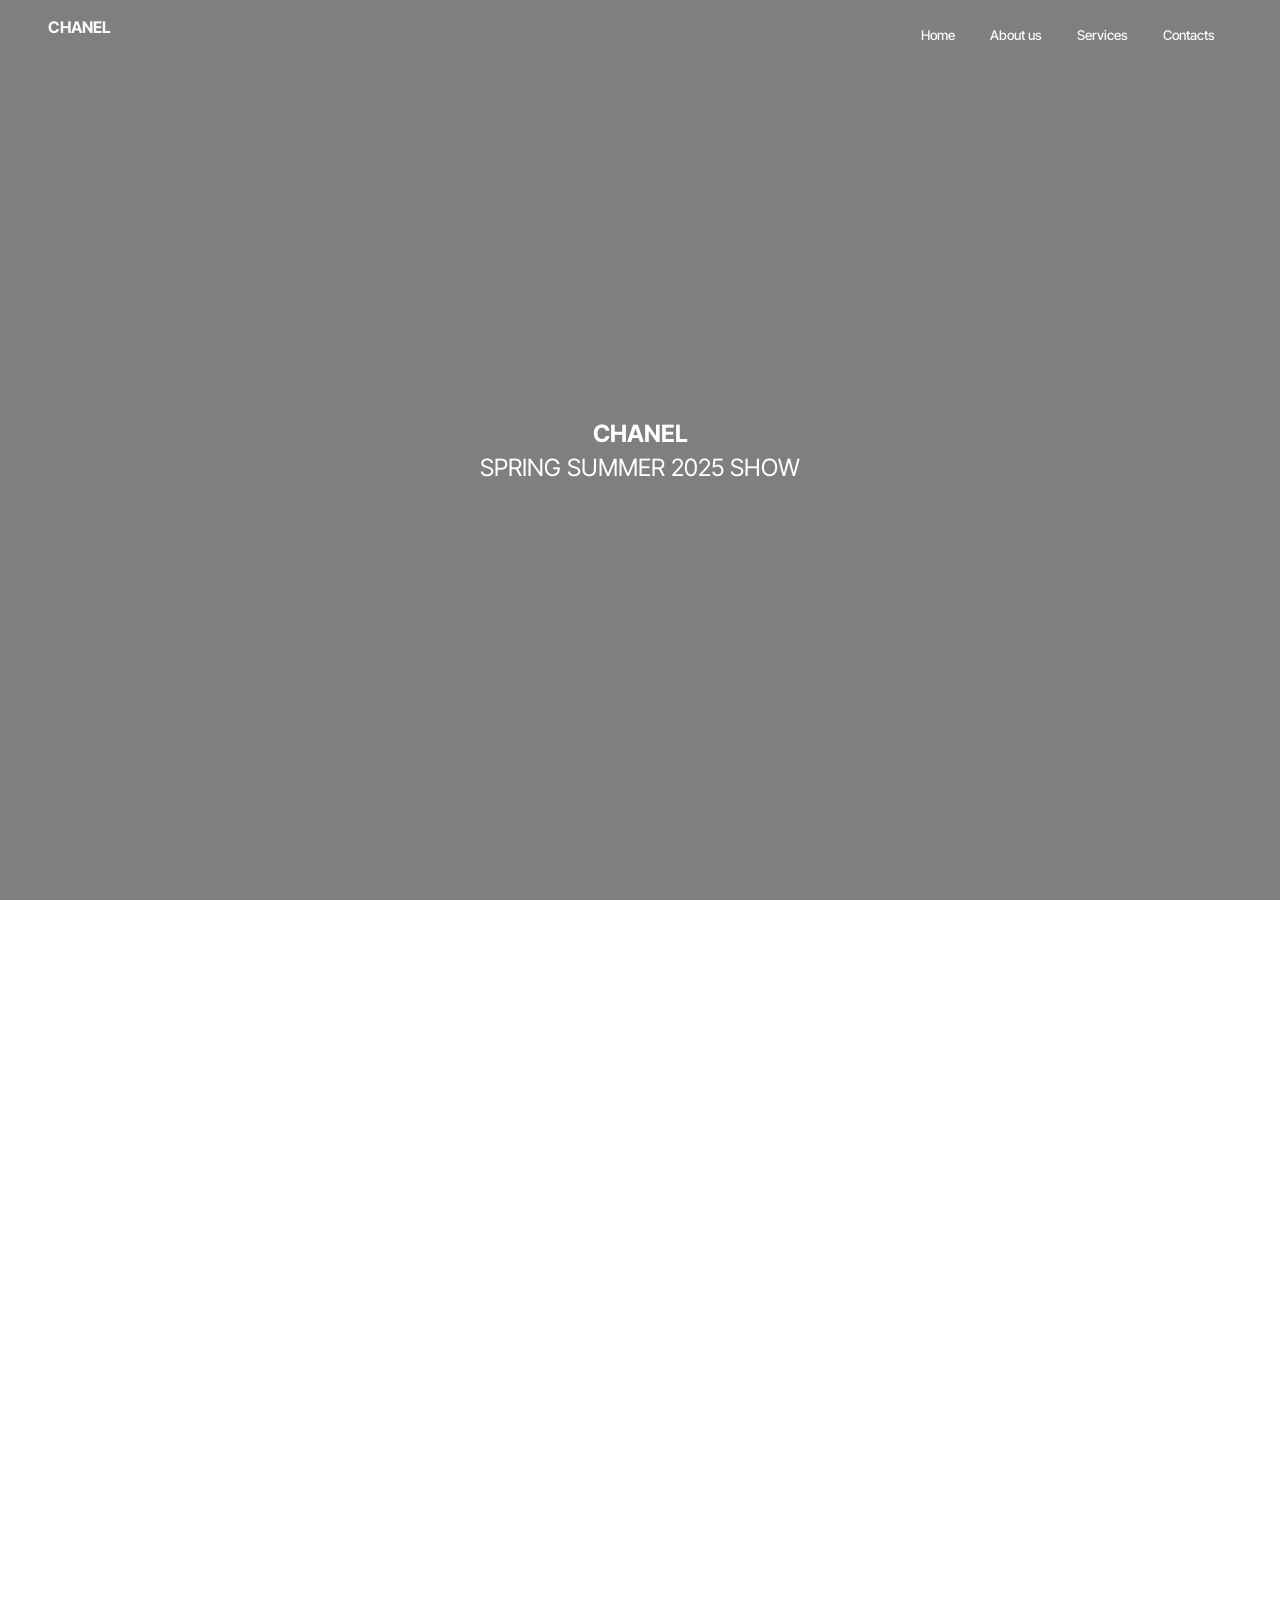
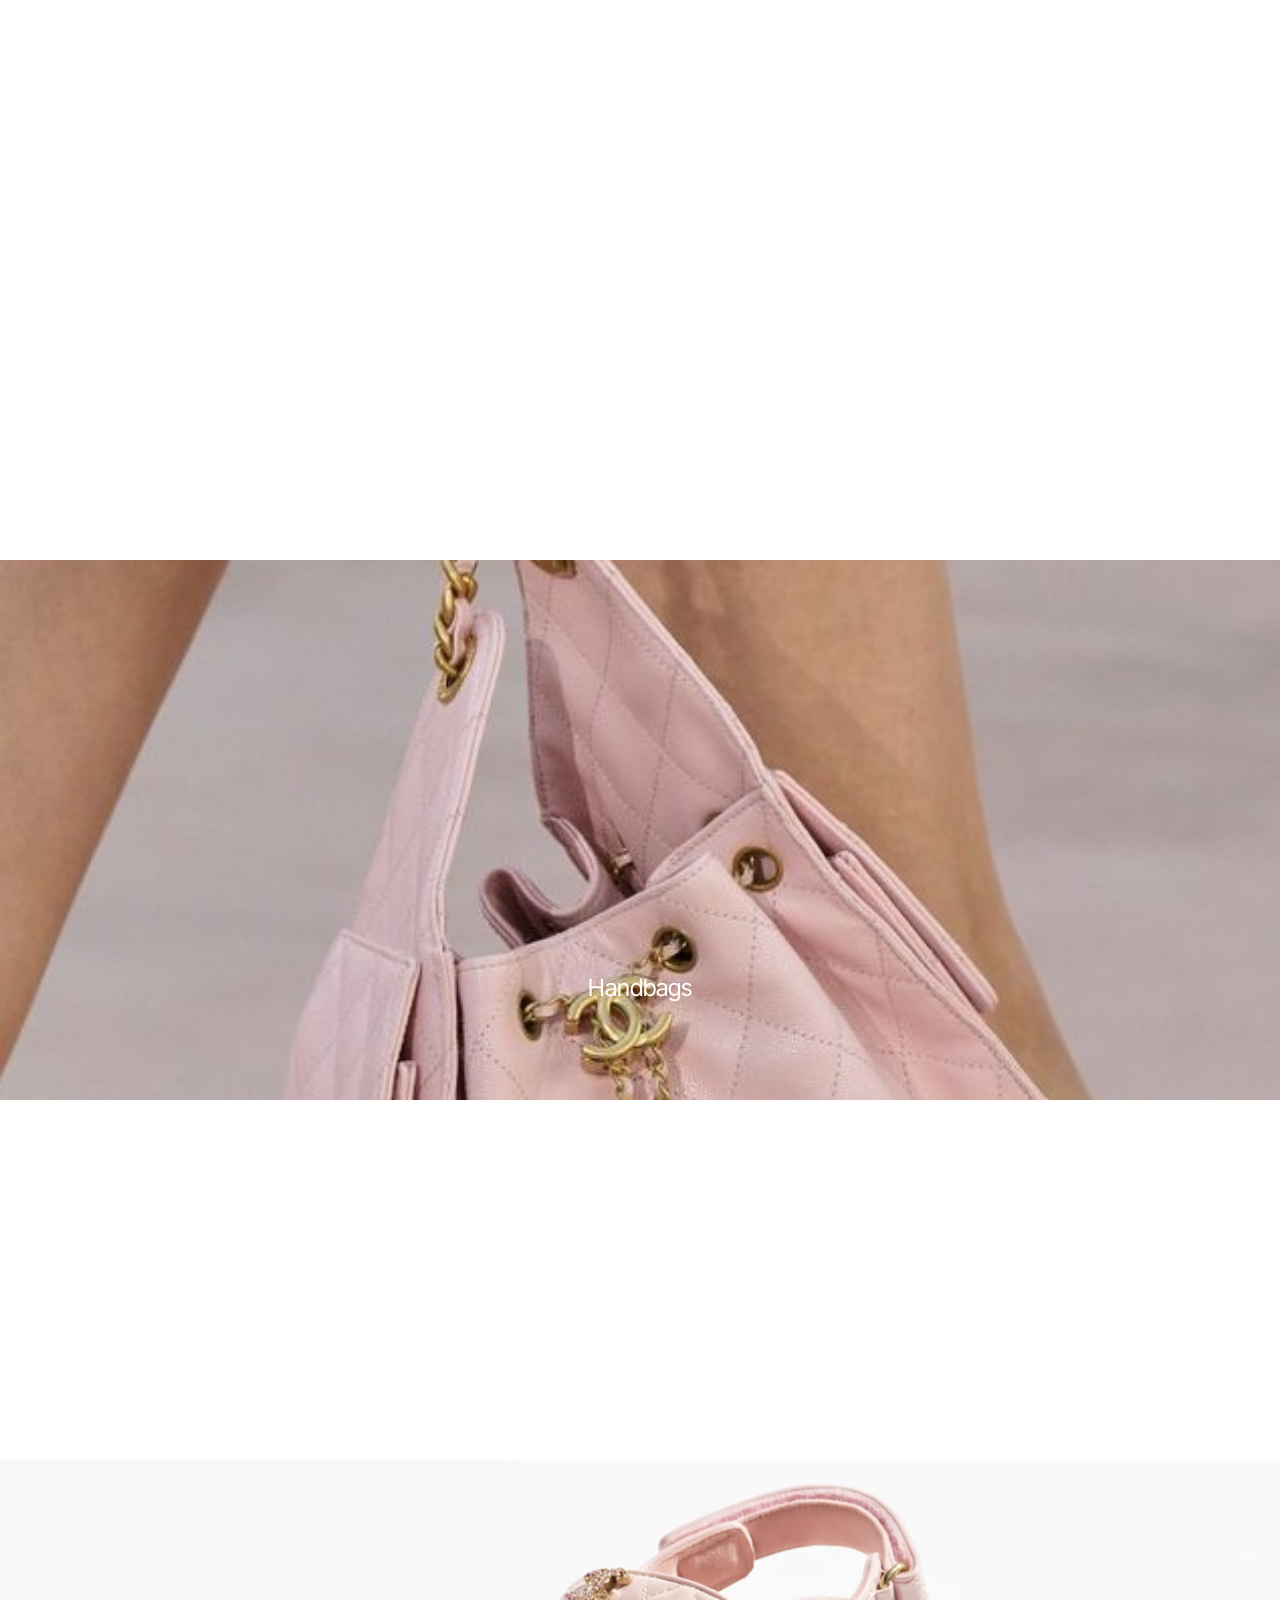
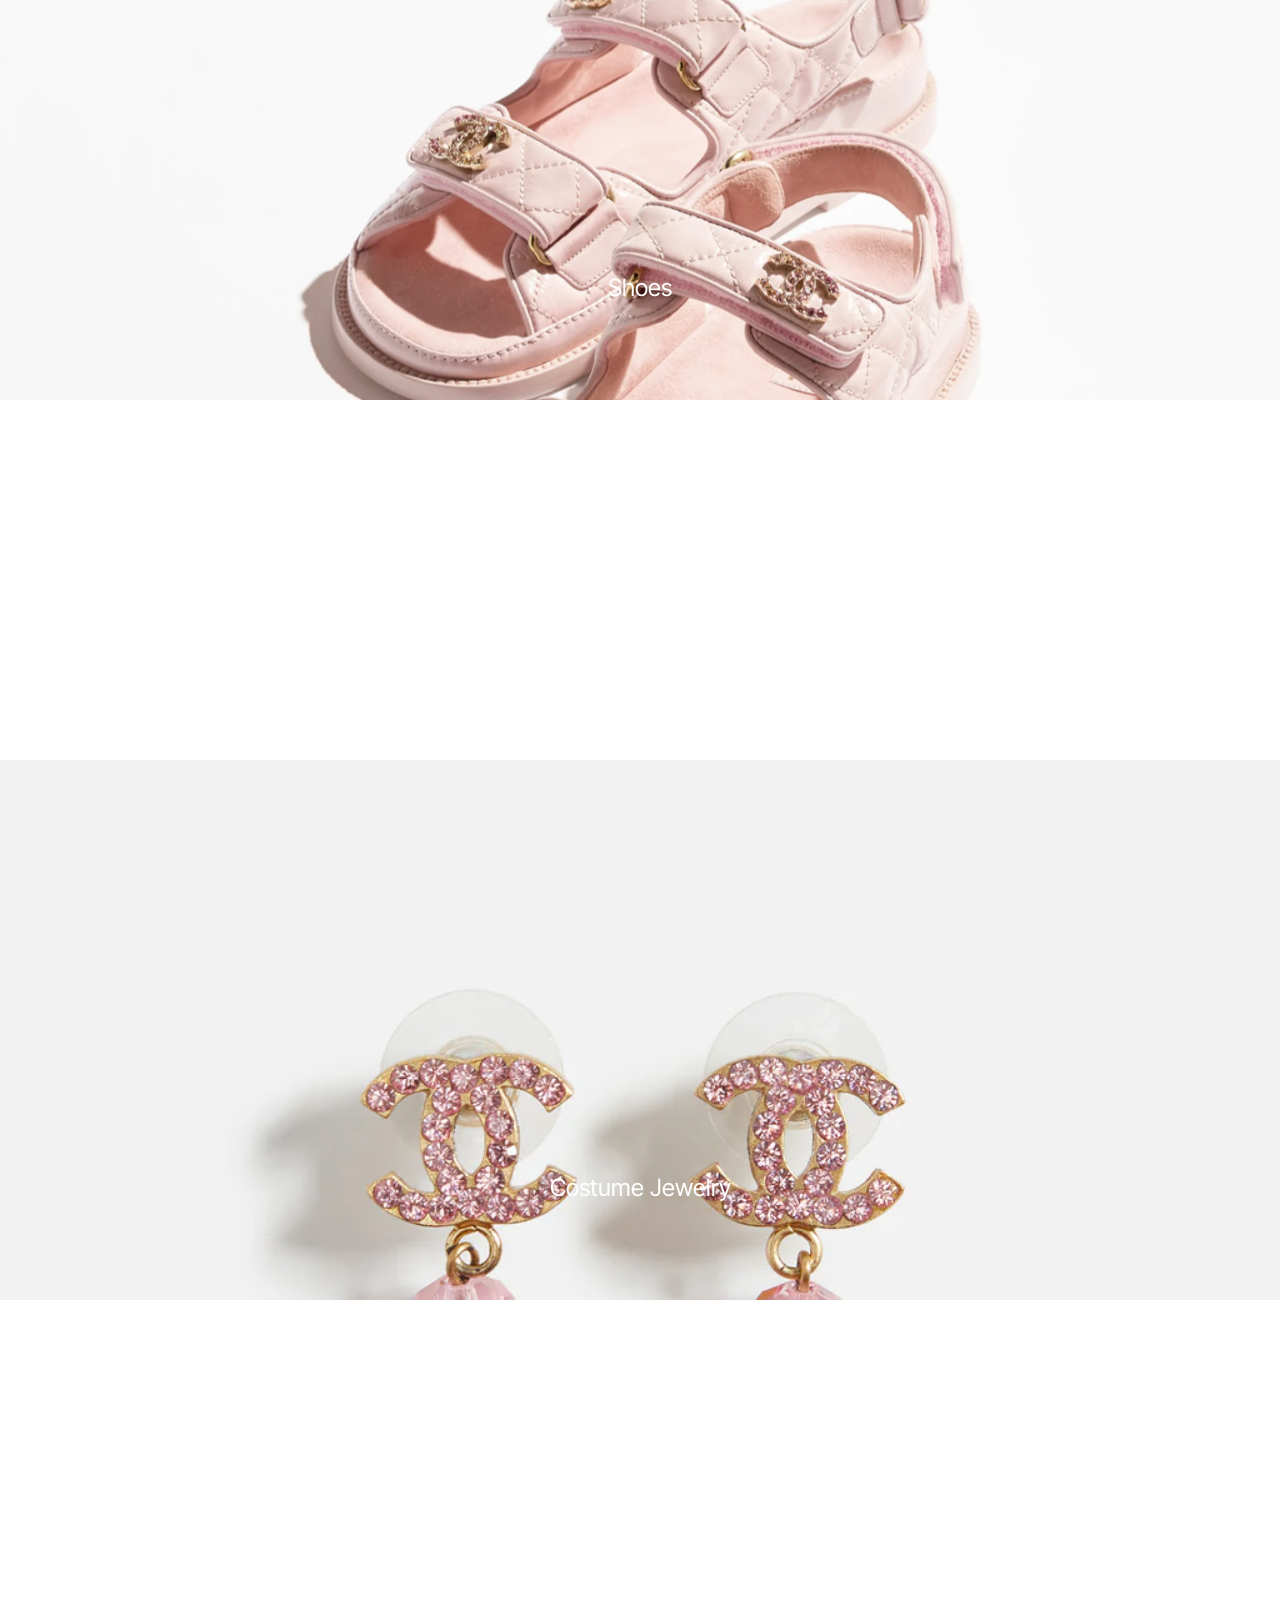
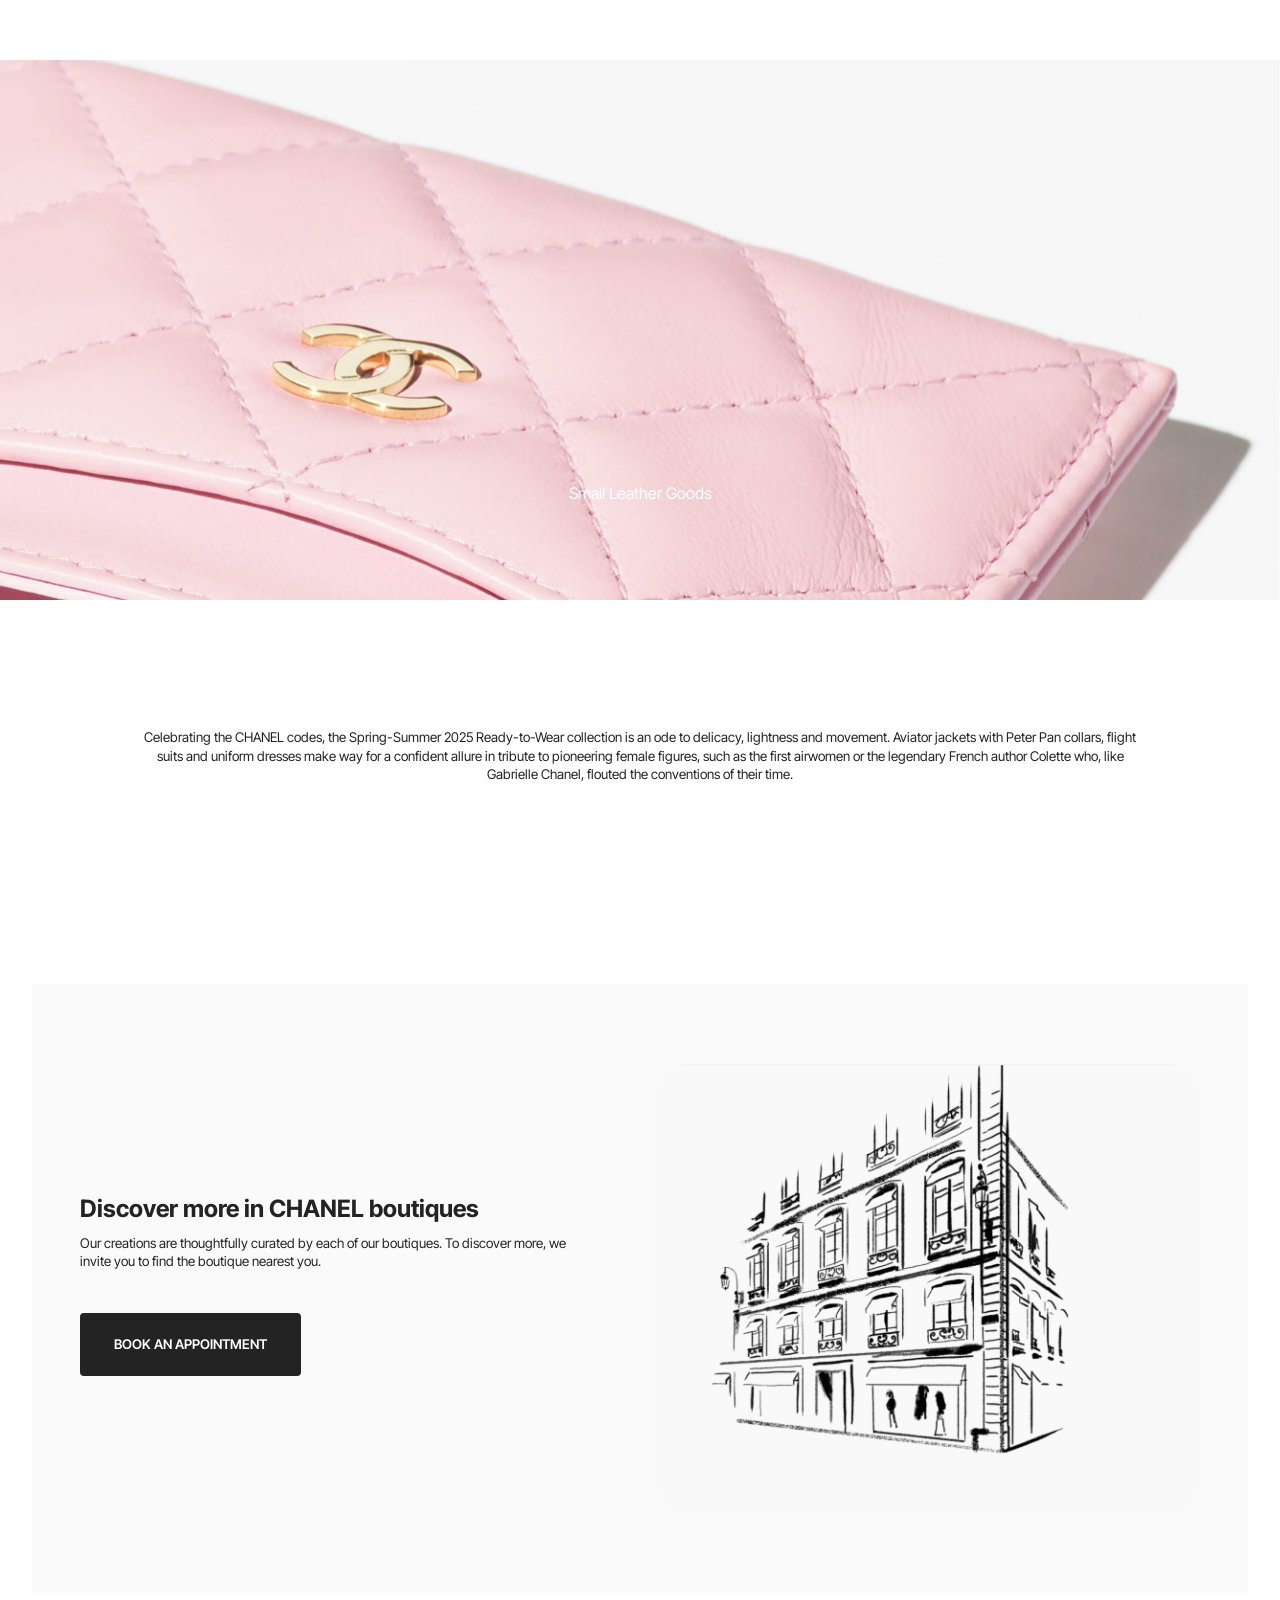
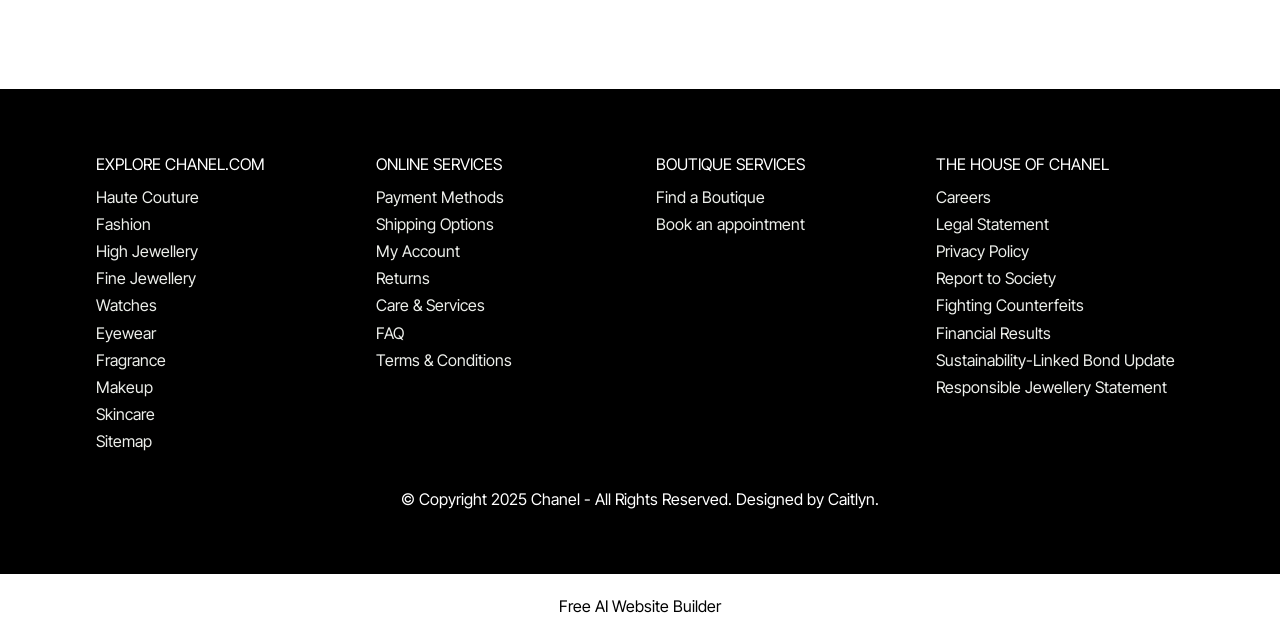
<file: index.html>
<!DOCTYPE html>
<html  >
<head>
  <!-- Site made with Mobirise Website Builder v6.1.4, https://mobirise.com -->
  <meta charset="UTF-8">
  <meta http-equiv="X-UA-Compatible" content="IE=edge">
  <meta name="generator" content="Mobirise v6.1.4, mobirise.com">
  <meta name="twitter:card" content="summary_large_image"/>
  <meta name="twitter:image:src" content="assets/images/index-meta.jpeg">
  <meta property="og:image" content="assets/images/index-meta.jpeg">
  <meta name="twitter:title" content="Chanel | Malaysia | Designed by Caitlyn.">
  <meta name="viewport" content="width=device-width, initial-scale=1, minimum-scale=1">
  <link rel="shortcut icon" href="assets/images/chanel-logo.png" type="image/x-icon">
  <meta name="description" content="Celebrating the CHANEL codes, the Spring-Summer 2025 Ready-to-Wear collection is an ode to delicacy, lightness and movement. Aviator jackets with Peter Pan collars, flight suits and uniform dresses make way for a confident allure in tribute to pioneering female figures, such as the first airwomen or the legendary French author Colette who, like Gabrielle Chanel, flouted the conventions of their time.">
  
  
  <title>Chanel | Malaysia | Designed by Caitlyn.</title>
  <link rel="stylesheet" href="assets/bootstrap/css/bootstrap.min.css">
  <link rel="stylesheet" href="assets/parallax/jarallax.css">
  <link rel="stylesheet" href="assets/dropdown/css/style.css">
  <link rel="stylesheet" href="assets/socicon/css/styles.css">
  <link rel="stylesheet" href="assets/theme/css/style.css">
  <link rel="preload" href="https://fonts.googleapis.com/css?family=Inter+Tight:100,200,300,400,500,600,700,800,900,100i,200i,300i,400i,500i,600i,700i,800i,900i&display=swap" as="style" onload="this.onload=null;this.rel='stylesheet'">
  <noscript><link rel="stylesheet" href="https://fonts.googleapis.com/css?family=Inter+Tight:100,200,300,400,500,600,700,800,900,100i,200i,300i,400i,500i,600i,700i,800i,900i&display=swap"></noscript>
  <link rel="preload" as="style" href="assets/mobirise/css/mbr-additional.css?v=Ixe899"><link rel="stylesheet" href="assets/mobirise/css/mbr-additional.css?v=Ixe899" type="text/css">

  
  
  
</head>
<body>
  
  <section data-bs-version="5.1" class="menu menu1 cid-uYV35rocxq" once="menu" id="menu1-a">
    

    <nav class="navbar navbar-dropdown navbar-fixed-top navbar-expand-lg">
        <div class="container-fluid">
            <div class="navbar-brand">
                
                <span class="navbar-caption-wrap"><a class="navbar-caption text-white text-primary display-7" href="index.html">CHANEL<br><br></a></span>
            </div>
            <button class="navbar-toggler" type="button" data-toggle="collapse" data-bs-toggle="collapse" data-target="#navbarSupportedContent" data-bs-target="#navbarSupportedContent" aria-controls="navbarNavAltMarkup" aria-expanded="false" aria-label="Toggle navigation">
                <div class="hamburger">
                    <span></span>
                    <span></span>
                    <span></span>
                    <span></span>
                </div>
            </button>
            <div class="collapse navbar-collapse" id="navbarSupportedContent">
                <ul class="navbar-nav nav-dropdown nav-right" data-app-modern-menu="true"><li class="nav-item"><a class="nav-link link text-white text-primary display-4" href="index.html">Home</a></li><li class="nav-item"><a class="nav-link link text-white text-primary display-4" href="aboutus.html">
                            About us</a></li>
                    <li class="nav-item"><a class="nav-link link text-white text-primary display-4" href="page3.html">
                            Services</a></li>
                    <li class="nav-item"><a class="nav-link link text-white text-primary display-4" href="page2.html">Contacts</a>
                    </li></ul>
                
                
            </div>
        </div>
    </nav>
</section>

<section data-bs-version="5.1" class="header16 cid-uYULNrz1kU mbr-fullscreen" data-bg-video="https://www.youtube.com/watch?v=5D0i7mtlqLs" id="header17-0">
  
  <div class="mbr-overlay" style="opacity: 0.5; background-color: rgb(0, 0, 0);"></div>
  <div class="container-fluid">
    <div class="row">
      <div class="content-wrap col-12 col-md-12">
        
        <h2 class="mbr-section-subtitle mbr-fonts-style mbr-white mb-4 display-5">&nbsp;<br><strong>CHANEL<br></strong>SPRING SUMMER 2025 SHOW<br></h2>
        
        
      </div>
    </div>
  </div>
</section>

<section data-bs-version="5.1" class="header16 cid-uYUMaLO52k mbr-fullscreen" data-bg-video="https://www.youtube.com/watch?v=4HiorLI4dQw" id="header17-1">
  
  
  <div class="container-fluid">
    <div class="row">
      <div class="content-wrap col-12 col-md-12">
        <h1 class="mbr-section-title mbr-fonts-style mbr-white mb-4 display-7">
          <strong><br></strong><br><div><br></div></h1>
        
        <p class="mbr-fonts-style mbr-text mbr-white mb-4 display-7">Spring-summer 2025<br>Ready-to-wear collection<br></p>
        
      </div>
    </div>
  </div>
</section>

<section data-bs-version="5.1" class="header16 cid-uYUT6xZfPX mbr-fullscreen mbr-parallax-background" id="header17-2">
  
  
  <div class="container-fluid">
    <div class="row">
      <div class="content-wrap col-12 col-md-12">
        <h1 class="mbr-section-title mbr-fonts-style mbr-white mb-4 display-7"><br><br></h1>
        
        <p class="mbr-fonts-style mbr-text mbr-white mb-4 display-5">Handbags</p>
        
      </div>
    </div>
  </div>
</section>

<section data-bs-version="5.1" class="header16 cid-uYUT776qPn mbr-fullscreen mbr-parallax-background" id="header17-3">
  
  
  <div class="container-fluid">
    <div class="row">
      <div class="content-wrap col-12 col-md-12">
        <h1 class="mbr-section-title mbr-fonts-style mbr-white mb-4 display-1">
          <strong><br><br></strong></h1>
        
        <p class="mbr-fonts-style mbr-text mbr-white mb-4 display-5">Shoes</p>
        
      </div>
    </div>
  </div>
</section>

<section data-bs-version="5.1" class="header16 cid-uYUXGVl4uf mbr-fullscreen mbr-parallax-background" id="header17-4">
  
  
  <div class="container-fluid">
    <div class="row">
      <div class="content-wrap col-12 col-md-12">
        <h1 class="mbr-section-title mbr-fonts-style mbr-white mb-4 display-1">
          <strong><br><br></strong></h1>
        
        <p class="mbr-fonts-style mbr-text mbr-white mb-4 display-5">Costume Jewelry</p>
        
      </div>
    </div>
  </div>
</section>

<section data-bs-version="5.1" class="header16 cid-uYUXHfpr2p mbr-fullscreen mbr-parallax-background" id="header17-5">
  
  
  <div class="container-fluid">
    <div class="row">
      <div class="content-wrap col-12 col-md-12">
        <h1 class="mbr-section-title mbr-fonts-style mbr-white mb-4 display-1">
          <strong><br><br></strong></h1>
        
        <p class="mbr-fonts-style mbr-text mbr-white mb-4 display-7">Small Leather Goods</p>
        
      </div>
    </div>
  </div>
</section>

<section data-bs-version="5.1" class="article11 cid-uYUZmUdVig" id="article11-6">
    

    
    
    <div class="container">
        <div class="row justify-content-center">
            <div class="title col-md-12 col-lg-10">
                
                <h4 class="mbr-section-subtitle align-center mbr-fonts-style mt-4 display-4">Celebrating the CHANEL codes, the Spring-Summer 2025 Ready-to-Wear collection is an ode to delicacy, lightness and movement. Aviator jackets with Peter Pan collars, flight suits and uniform dresses make way for a confident allure in tribute to pioneering female figures, such as the first airwomen or the legendary French author Colette who, like Gabrielle Chanel, flouted the conventions of their time.</h4>
                
            </div>
        </div>
    </div>
</section>

<section data-bs-version="5.1" class="features16 cid-uYV5UU5tJp" id="features16-q">

    

    
    
    <div class="container">
        <div class="content-wrapper">
            <div class="row align-items-center">
                <div class="col-12 col-lg">
                    <div class="text-wrapper">
                        <h6 class="card-title mbr-fonts-style display-5"><strong>Discover more in CHANEL boutiques</strong></h6>
                        <p class="mbr-text mbr-fonts-style mb-4 display-4">Our creations are thoughtfully curated by each of our boutiques. To discover more, we invite you to find the boutique nearest you.</p>
                        <div class="mbr-section-btn mt-3"><a class="btn btn-black display-4" href="https://wa.me/60182869769">BOOK AN APPOINTMENT</a></div>
                    </div>
                </div>
                <div class="col-12 col-lg-6">
                    <div class="image-wrapper">
                        <img src="assets/images/screenshot-2025-10-08-at-10.42.12am.png" alt="Mobirise Website Builder">
                    </div>
                </div>
            </div>
        </div>
    </div>
</section>

<section data-bs-version="5.1" class="footer1 cid-uZ0yvsGaEZ" once="footers" id="footer01-1c">
	

	
	
	<div class="container">
		<div class="row mbr-white">
			<div class="col-12 col-md-6 col-lg-3">
				<h5 class="mbr-section-subtitle mbr-fonts-style mb-2 display-7">EXPLORE CHANEL.COM</h5>
				<ul class="list mbr-fonts-style display-7">
					<li class="mbr-text item-wrap">Haute Couture</li><li class="mbr-text item-wrap">Fashion</li><li class="mbr-text item-wrap">High Jewellery</li><li class="mbr-text item-wrap">Fine Jewellery</li><li class="mbr-text item-wrap">Watches</li><li class="mbr-text item-wrap">Eyewear</li><li class="mbr-text item-wrap">Fragrance</li><li class="mbr-text item-wrap">Makeup</li><li class="mbr-text item-wrap">Skincare</li><li class="mbr-text item-wrap">Sitemap</li>
				</ul>
			</div>
			<div class="col-12 col-md-6 col-lg-3">
				<h5 class="mbr-section-subtitle mbr-fonts-style mb-2 display-7">ONLINE SERVICES</h5>
				<ul class="list mbr-fonts-style display-7">
					<li class="mbr-text item-wrap">Payment Methods</li><li class="mbr-text item-wrap">Shipping Options</li><li class="mbr-text item-wrap">My Account</li><li class="mbr-text item-wrap">Returns</li><li class="mbr-text item-wrap">Care &amp; Services</li><li class="mbr-text item-wrap">FAQ</li><li class="mbr-text item-wrap">Terms &amp; Conditions</li>
				</ul>
			</div>
			<div class="col-12 col-md-6 col-lg-3">
				<h5 class="mbr-section-subtitle mbr-fonts-style mb-2 display-7">BOUTIQUE SERVICES</h5>
				<ul class="list mbr-fonts-style display-7">
					<li class="mbr-text item-wrap">Find a Boutique</li><li class="mbr-text item-wrap">Book an appointment</li>
				</ul>
			</div>
			<div class="col-12 col-md-6 col-lg-3">
				<h5 class="mbr-section-subtitle mbr-fonts-style mb-2 display-7">THE HOUSE OF CHANEL</h5>
				<ul class="list mbr-fonts-style display-7">
					<li class="mbr-text item-wrap">Careers</li><li class="mbr-text item-wrap">Legal Statement</li><li class="mbr-text item-wrap">Privacy Policy</li><li class="mbr-text item-wrap">Report to Society</li><li class="mbr-text item-wrap">Fighting Counterfeits</li><li class="mbr-text item-wrap">Financial Results</li><li class="mbr-text item-wrap">Sustainability-Linked Bond Update</li><li class="mbr-text item-wrap">Responsible Jewellery Statement</li>
				</ul>
			</div>
			
			<div class="col-12 mt-4">
				<p class="mbr-text mb-0 mbr-fonts-style copyright align-center display-7">
					© Copyright 2025 Chanel - All Rights Reserved.&nbsp;Designed by Caitlyn.</p>
			</div>
		</div>
	</div>
</section><section class="display-7" style="padding: 0;align-items: center;justify-content: center;flex-wrap: wrap;    align-content: center;display: flex;position: relative;height: 4rem;"><a href="https://mobiri.se/4250564" style="flex: 1 1;height: 4rem;position: absolute;width: 100%;z-index: 1;"><img alt="" style="height: 4rem;" src="[data-uri]"></a><p style="margin: 0;text-align: center;" class="display-7">&#8204;</p><a style="z-index:1" href="https://mobirise.com/builder/ai-website-builder.html">Free AI Website Builder</a></section><script src="assets/bootstrap/js/bootstrap.bundle.min.js"></script>  <script src="assets/parallax/jarallax.js"></script>  <script src="assets/smoothscroll/smooth-scroll.js"></script>  <script src="assets/ytplayer/index.js"></script>  <script src="assets/dropdown/js/navbar-dropdown.js"></script>  <script src="assets/vimeoplayer/player.js"></script>  <script src="assets/theme/js/script.js"></script>  
  
  
</body>
</html>
</file>
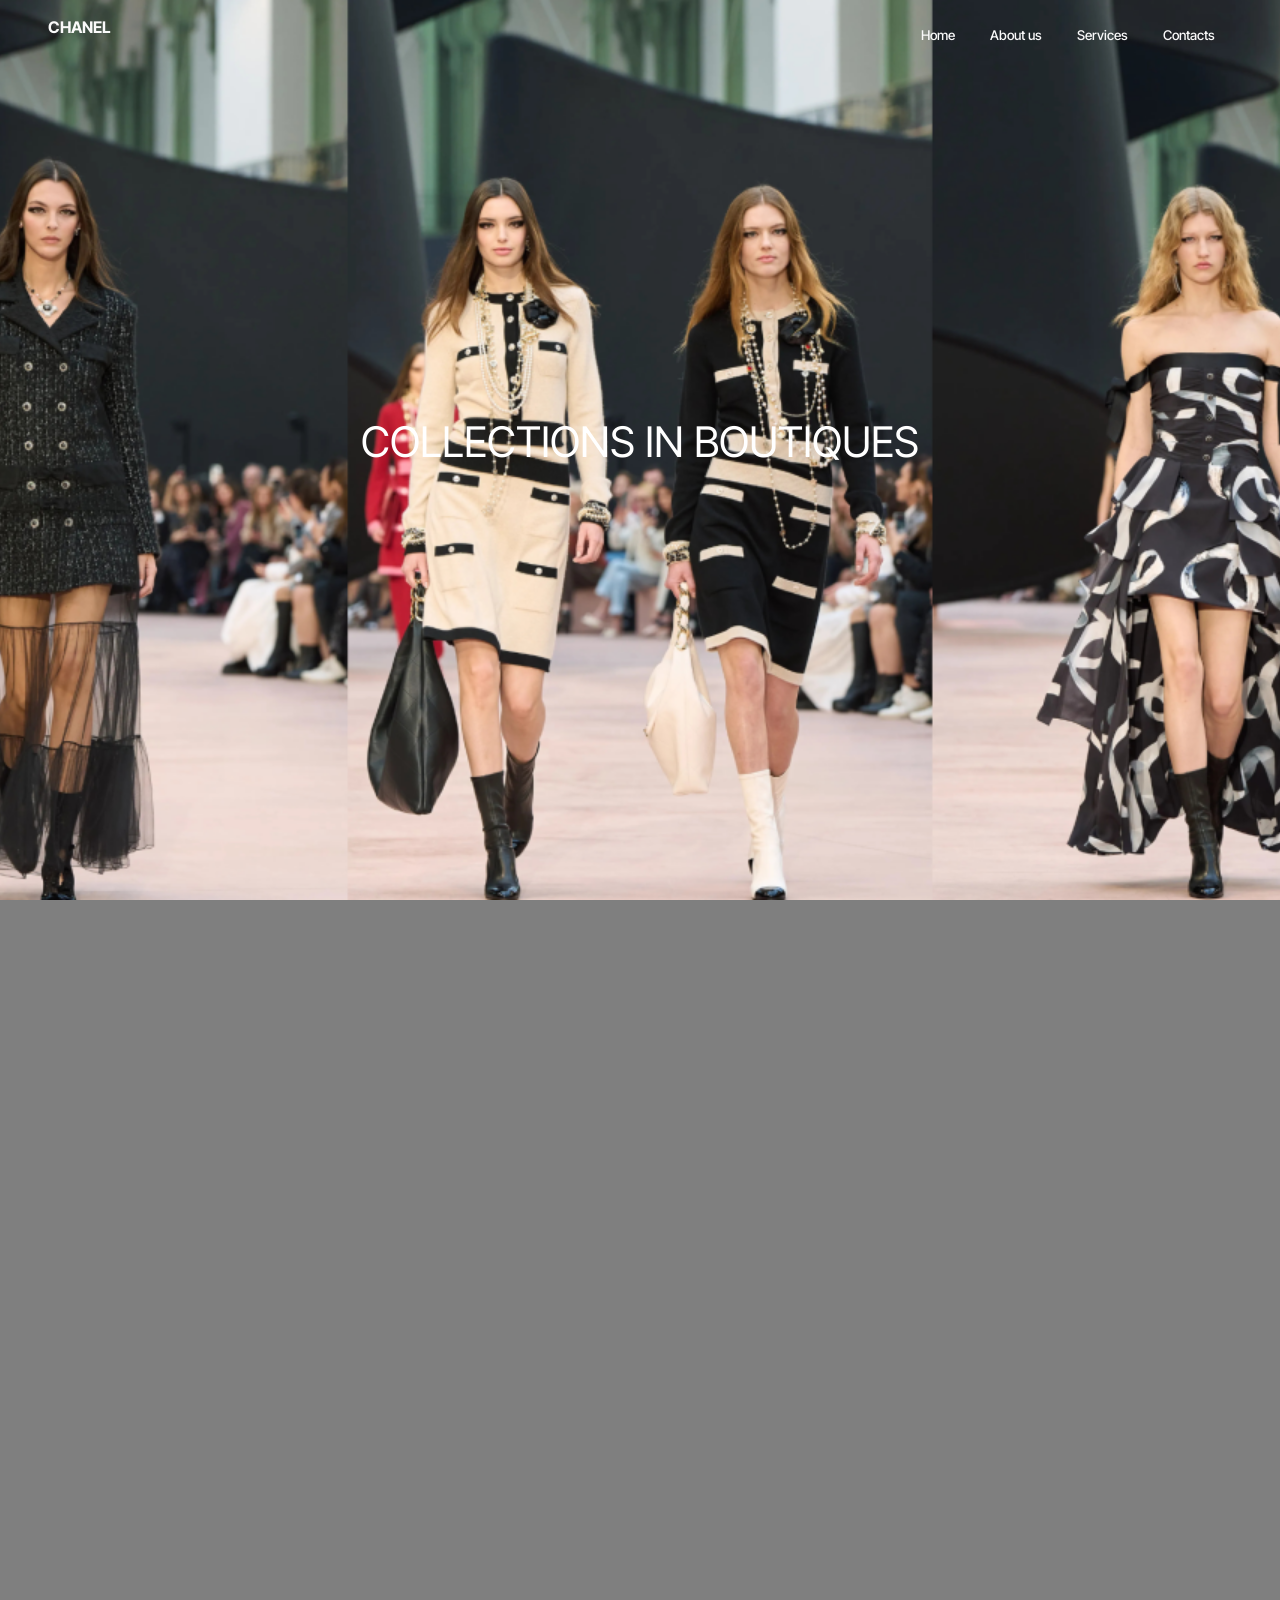
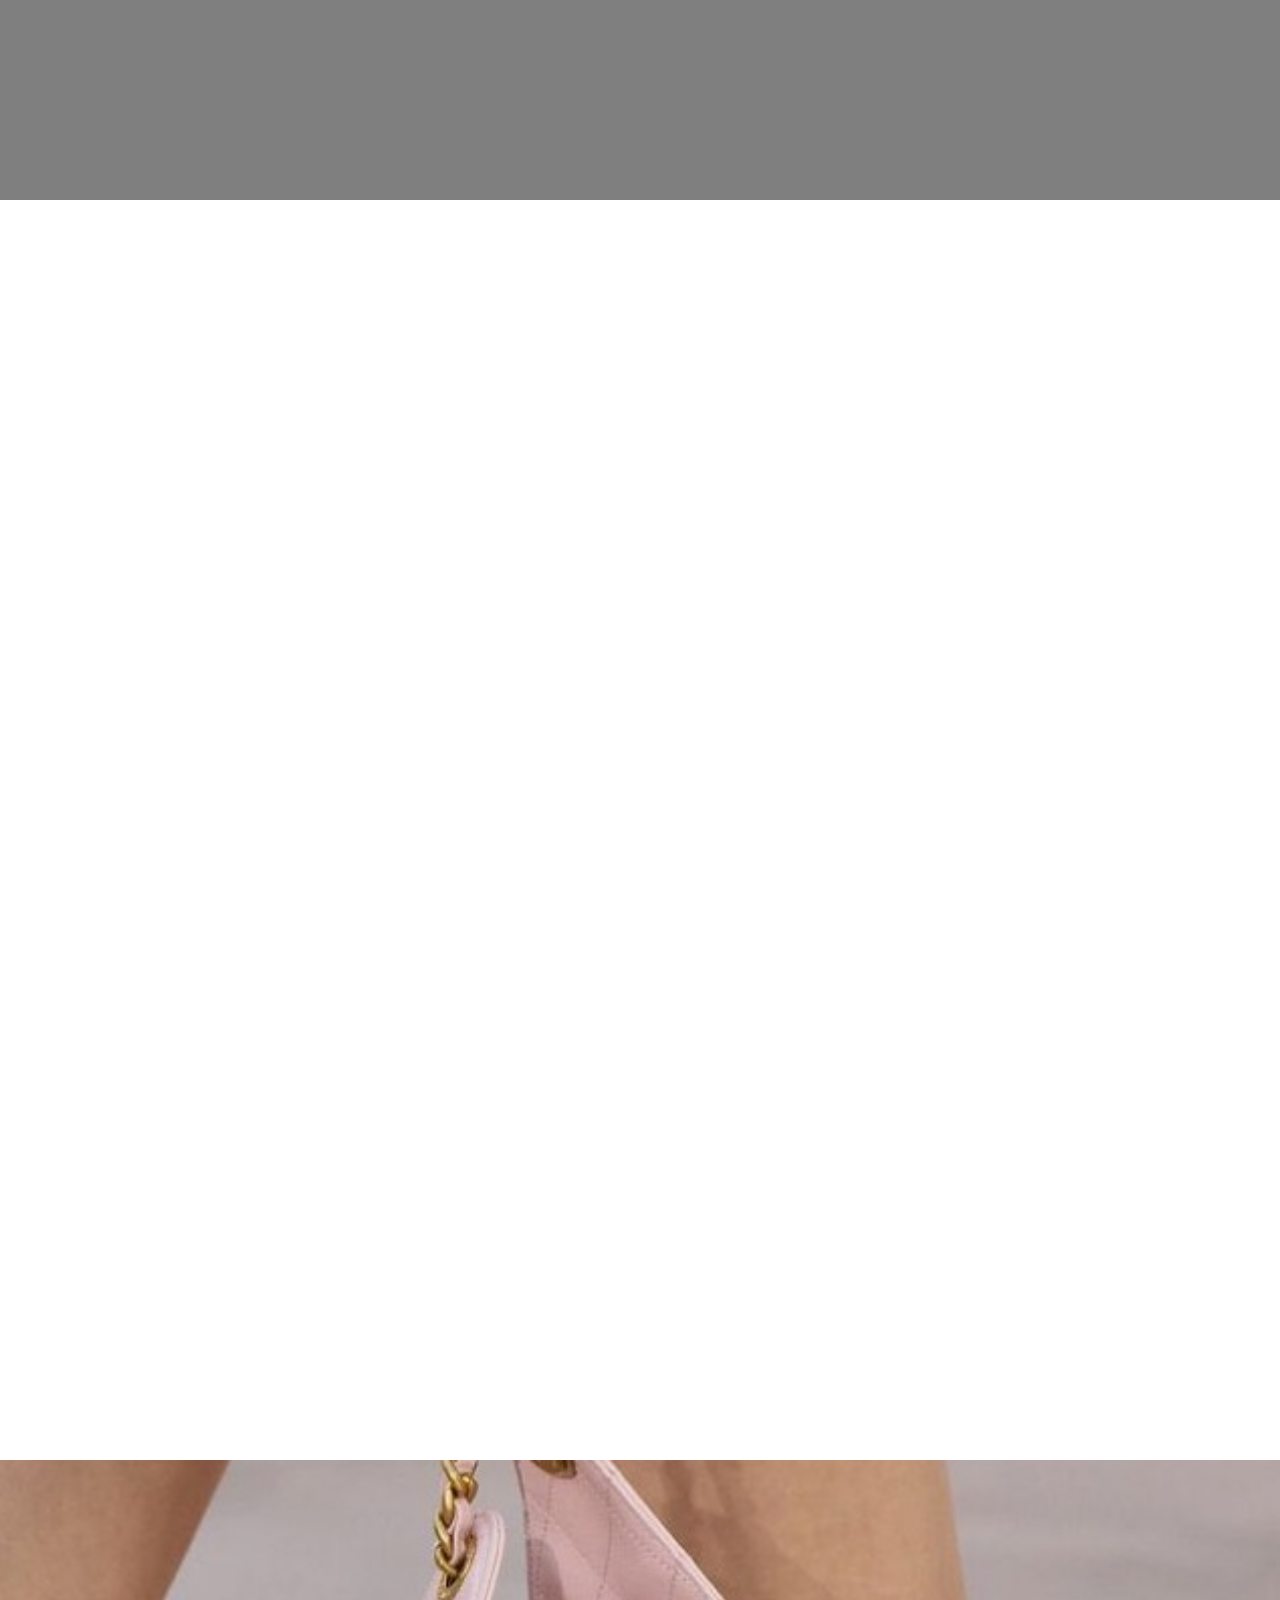
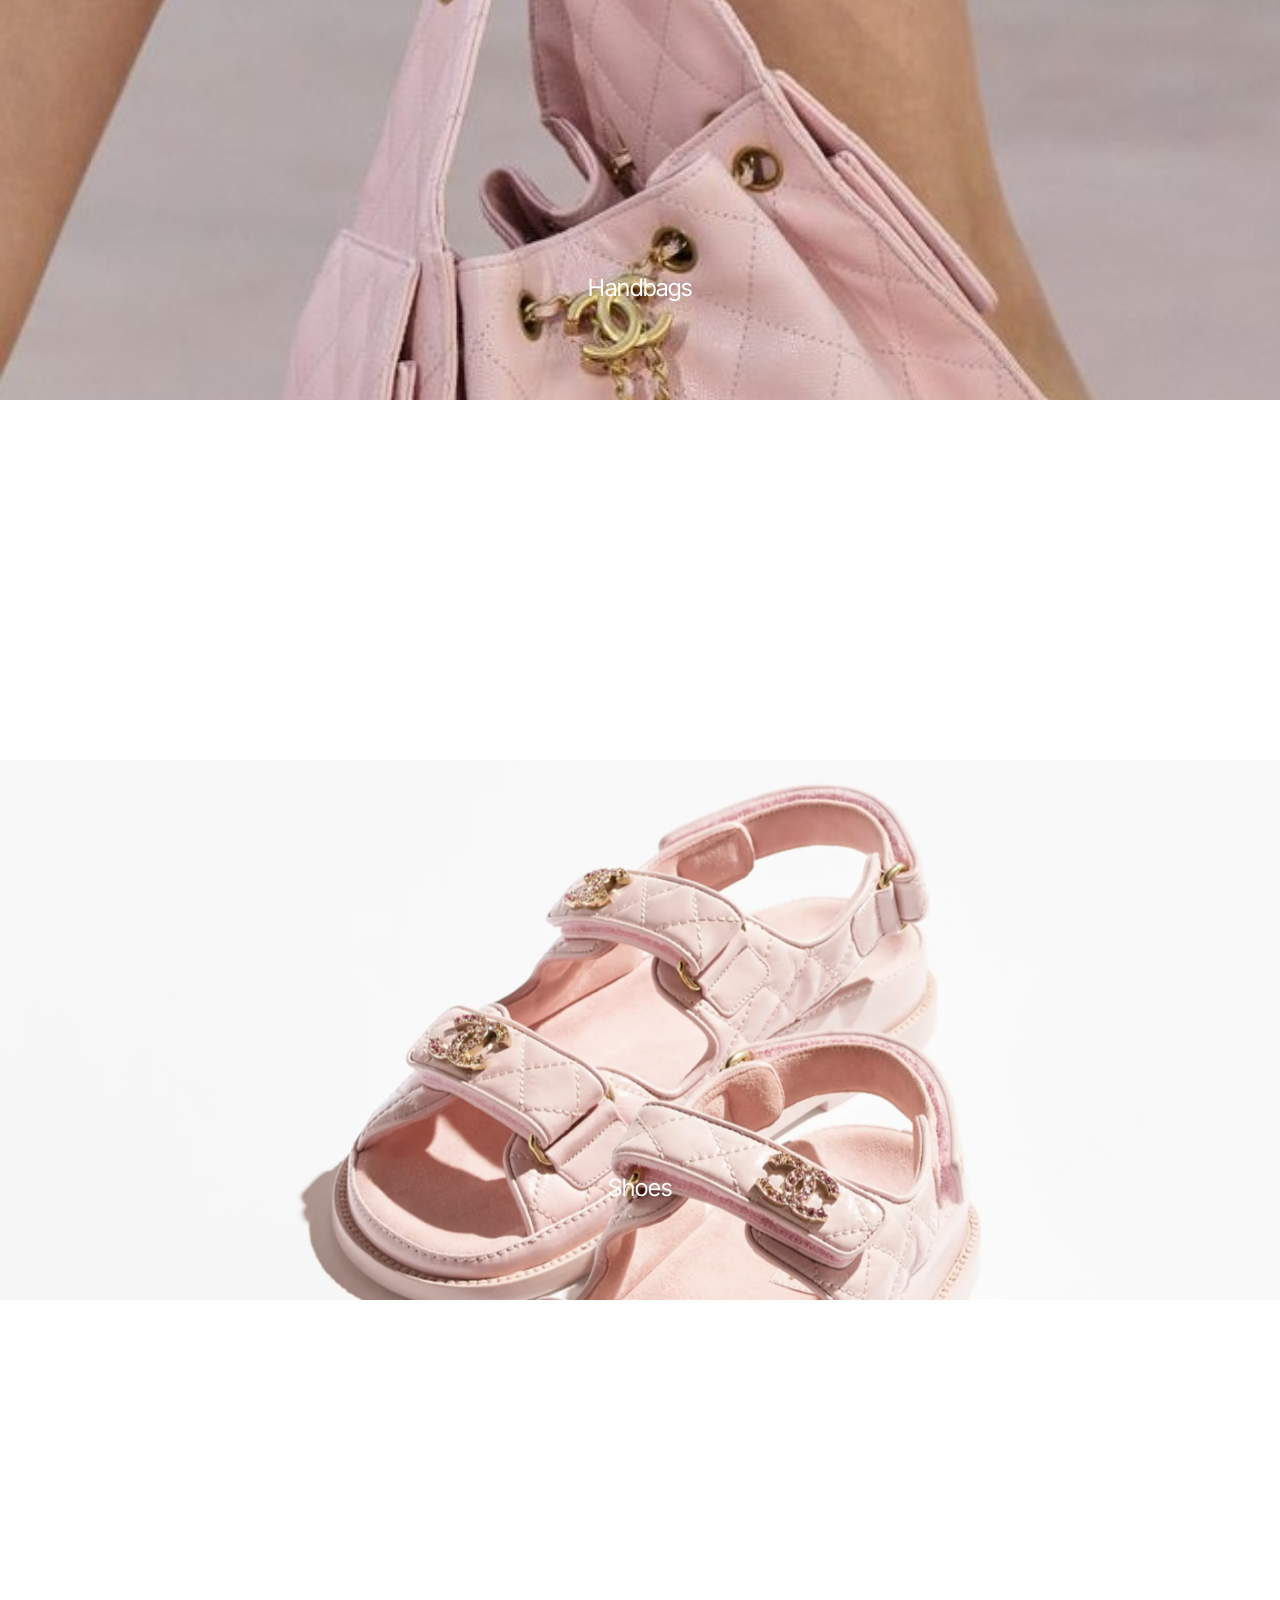
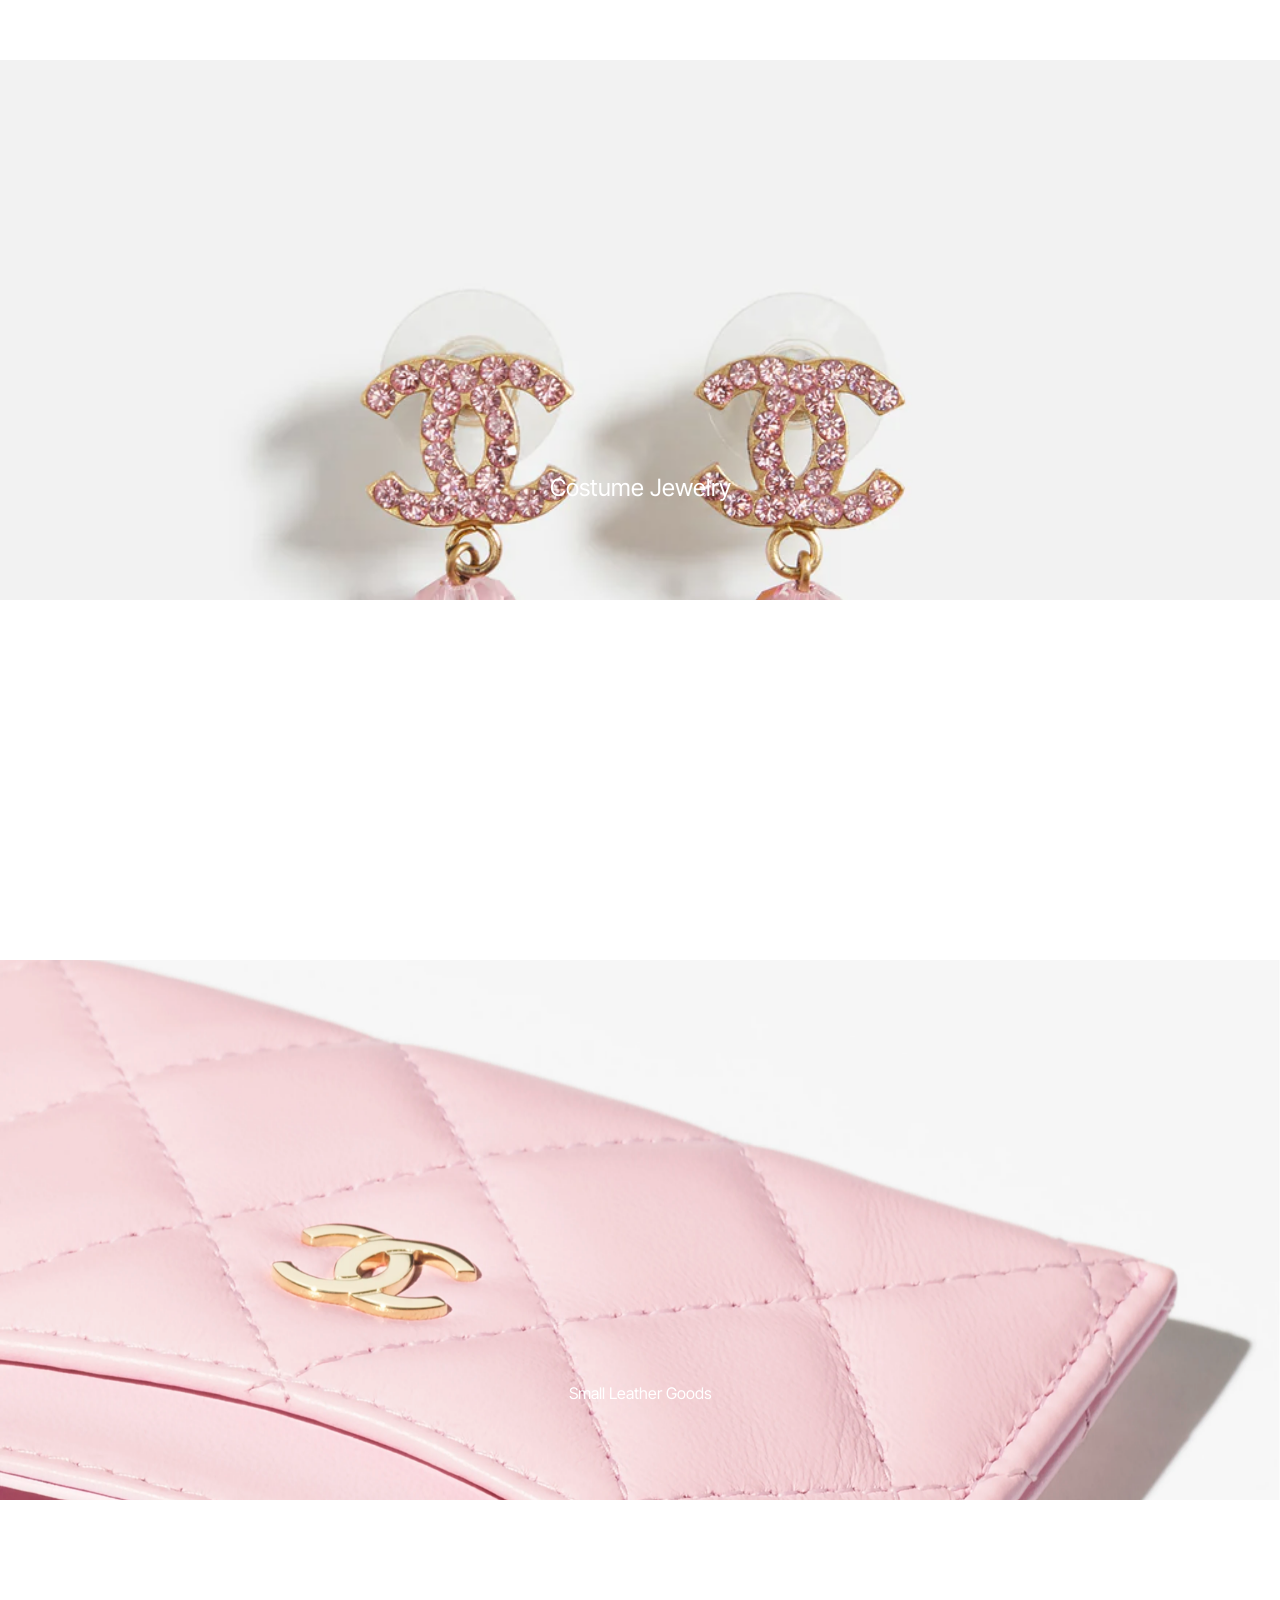
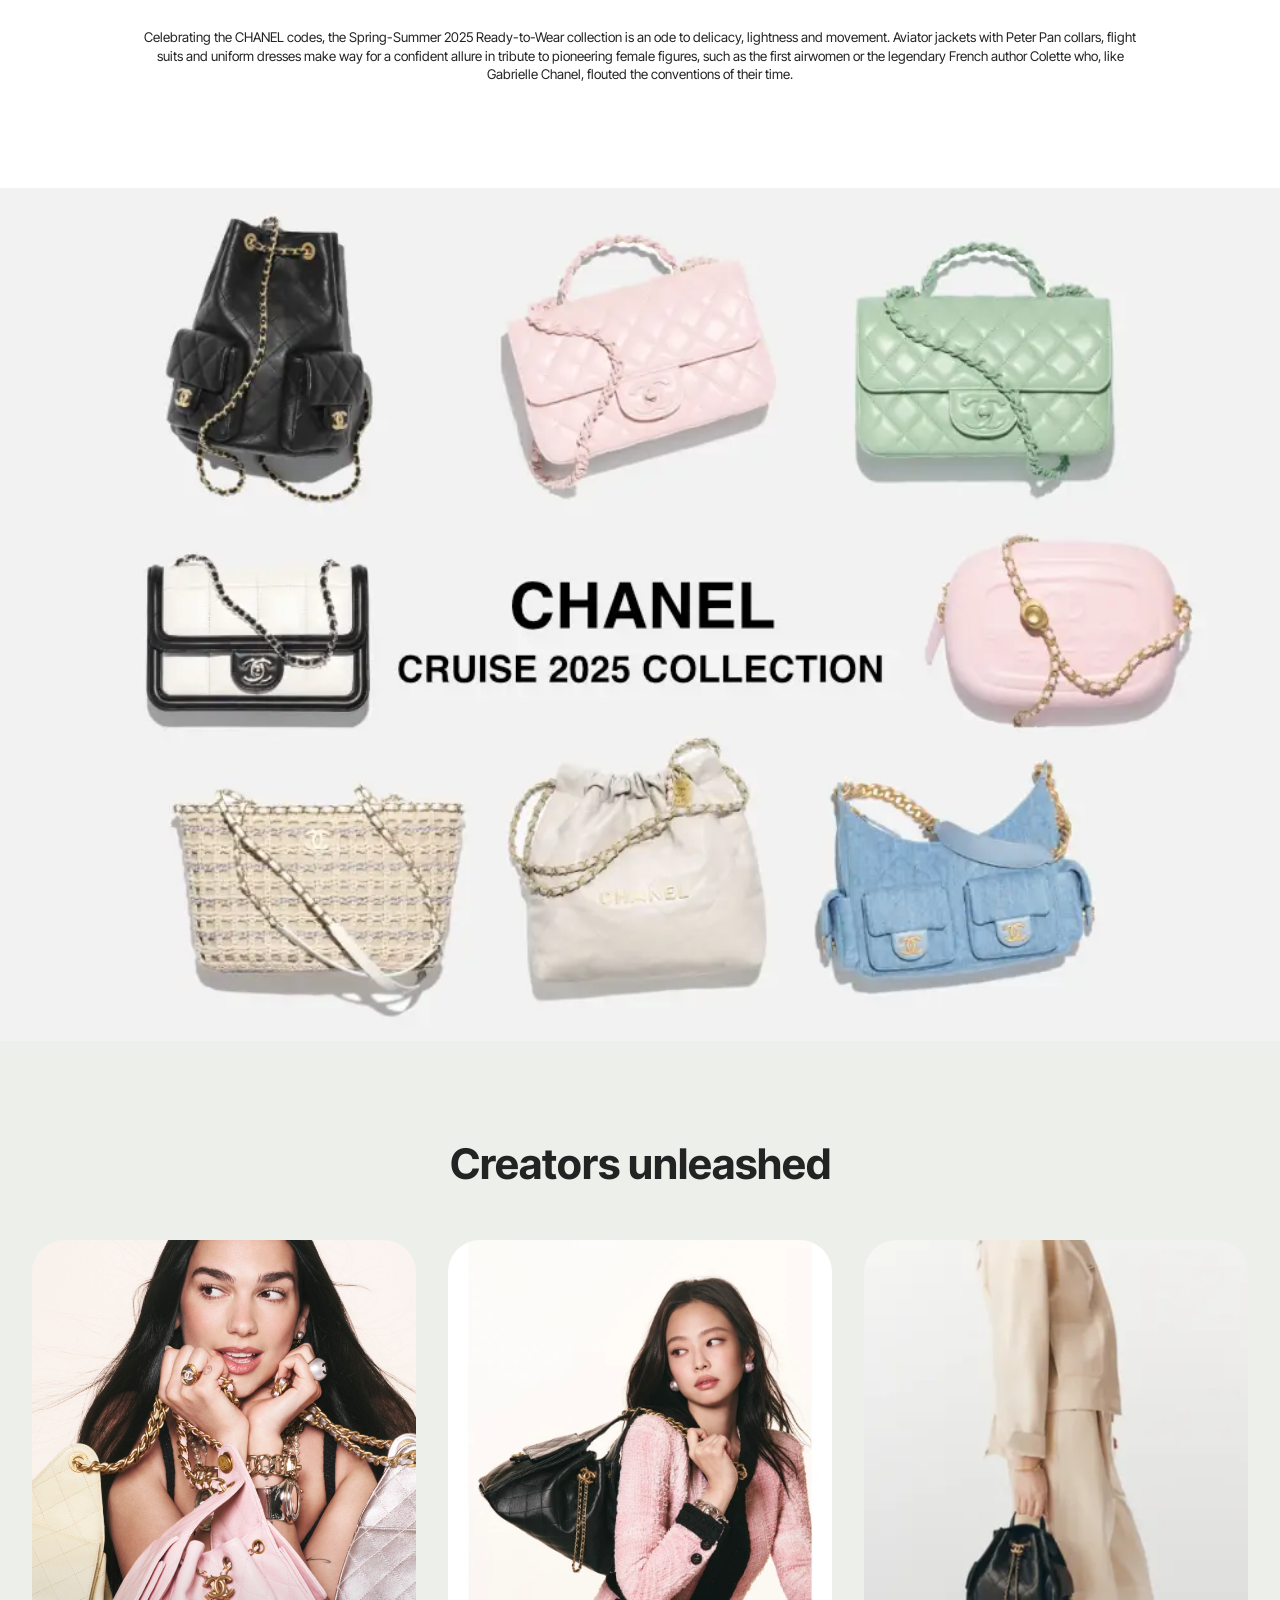
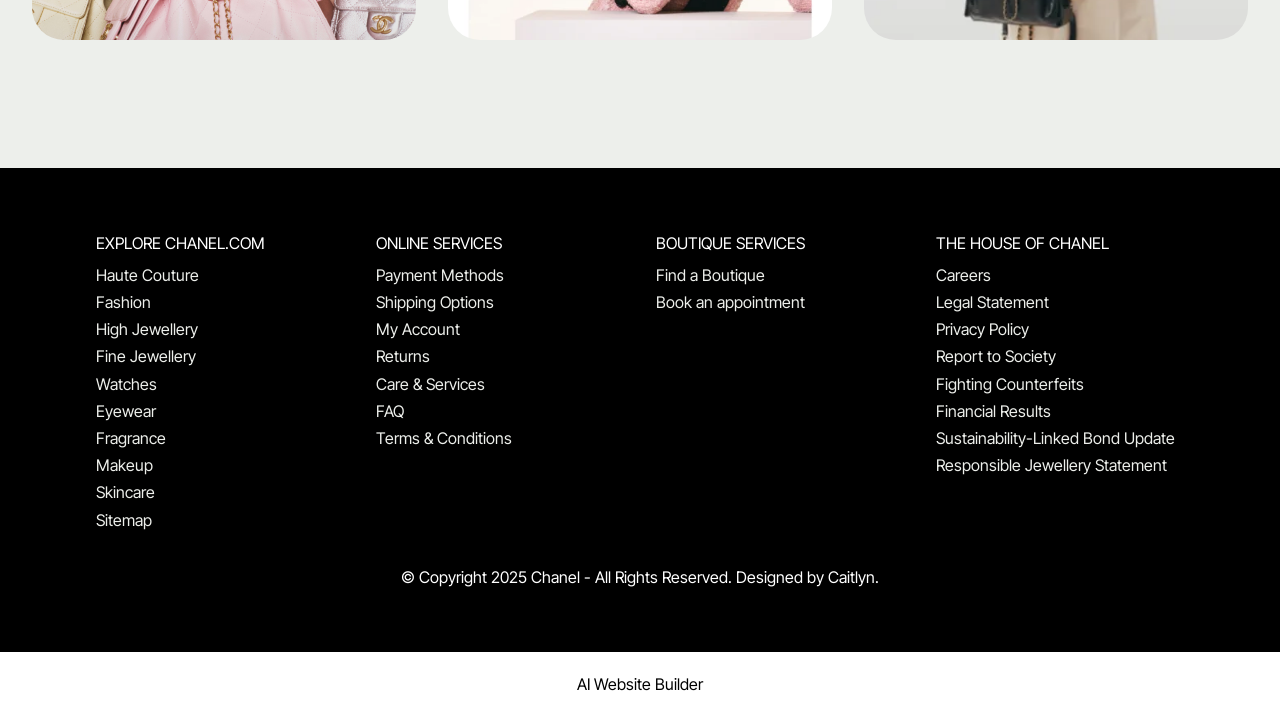
<file: aboutus.html>
<!DOCTYPE html>
<html  >
<head>
  <!-- Site made with Mobirise Website Builder v6.1.4, https://mobirise.com -->
  <meta charset="UTF-8">
  <meta http-equiv="X-UA-Compatible" content="IE=edge">
  <meta name="generator" content="Mobirise v6.1.4, mobirise.com">
  <meta name="viewport" content="width=device-width, initial-scale=1, minimum-scale=1">
  <link rel="shortcut icon" href="assets/images/chanel-logo.png" type="image/x-icon">
  <meta name="description" content="Celebrating the CHANEL codes, the Spring-Summer 2025 Ready-to-Wear collection is an ode to delicacy, lightness and movement.">
  
  
  <title>About us</title>
  <link rel="stylesheet" href="assets/bootstrap/css/bootstrap.min.css">
  <link rel="stylesheet" href="assets/parallax/jarallax.css">
  <link rel="stylesheet" href="assets/dropdown/css/style.css">
  <link rel="stylesheet" href="assets/socicon/css/styles.css">
  <link rel="stylesheet" href="assets/theme/css/style.css">
  <link rel="preload" href="https://fonts.googleapis.com/css?family=Inter+Tight:100,200,300,400,500,600,700,800,900,100i,200i,300i,400i,500i,600i,700i,800i,900i&display=swap" as="style" onload="this.onload=null;this.rel='stylesheet'">
  <noscript><link rel="stylesheet" href="https://fonts.googleapis.com/css?family=Inter+Tight:100,200,300,400,500,600,700,800,900,100i,200i,300i,400i,500i,600i,700i,800i,900i&display=swap"></noscript>
  <link rel="preload" as="style" href="assets/mobirise/css/mbr-additional.css?v=NrliN8"><link rel="stylesheet" href="assets/mobirise/css/mbr-additional.css?v=NrliN8" type="text/css">

  
  
  
</head>
<body>
  
  <section data-bs-version="5.1" class="menu menu1 cid-uYV3V0bJA8" once="menu" id="menu1-c">
    

    <nav class="navbar navbar-dropdown navbar-fixed-top navbar-expand-lg">
        <div class="container-fluid">
            <div class="navbar-brand">
                
                <span class="navbar-caption-wrap"><a class="navbar-caption text-white text-primary display-7" href="index.html">CHANEL<br><br></a></span>
            </div>
            <button class="navbar-toggler" type="button" data-toggle="collapse" data-bs-toggle="collapse" data-target="#navbarSupportedContent" data-bs-target="#navbarSupportedContent" aria-controls="navbarNavAltMarkup" aria-expanded="false" aria-label="Toggle navigation">
                <div class="hamburger">
                    <span></span>
                    <span></span>
                    <span></span>
                    <span></span>
                </div>
            </button>
            <div class="collapse navbar-collapse" id="navbarSupportedContent">
                <ul class="navbar-nav nav-dropdown nav-right" data-app-modern-menu="true"><li class="nav-item"><a class="nav-link link text-white text-primary display-4" href="index.html">Home</a></li><li class="nav-item"><a class="nav-link link text-white text-primary display-4" href="aboutus.html">
                            About us</a></li>
                    <li class="nav-item"><a class="nav-link link text-white text-primary display-4" href="page3.html">
                            Services</a></li>
                    <li class="nav-item"><a class="nav-link link text-white text-primary display-4" href="page2.html">Contacts</a>
                    </li></ul>
                
                
            </div>
        </div>
    </nav>
</section>

<section data-bs-version="5.1" class="header13 cid-uYV48Dytwa mbr-fullscreen" id="header13-m">

    

    
    

    <div class="align-center container">
        <div class="row justify-content-center">
            <div class="col-12 col-lg-10">
                
                <h2 class="mbr-section-subtitle mbr-fonts-style mb-3 display-2">COLLECTIONS IN BOUTIQUES</h2>
                
                
                
            </div>
        </div>
    </div>
</section>

<section data-bs-version="5.1" class="header16 cid-uYV3V19fDq mbr-fullscreen" data-bg-video="https://www.youtube.com/watch?v=5D0i7mtlqLs" id="header17-d">
  
  <div class="mbr-overlay" style="opacity: 0.5; background-color: rgb(0, 0, 0);"></div>
  <div class="container-fluid">
    <div class="row">
      <div class="content-wrap col-12 col-md-12">
        
        
        
        
      </div>
    </div>
  </div>
</section>

<section data-bs-version="5.1" class="header16 cid-uYV3V1ro6J mbr-fullscreen" data-bg-video="https://www.youtube.com/watch?v=4HiorLI4dQw" id="header17-e">
  
  
  <div class="container-fluid">
    <div class="row">
      <div class="content-wrap col-12 col-md-12">
        <h1 class="mbr-section-title mbr-fonts-style mbr-white mb-4 display-7">
          <strong><br></strong><br><div><br></div></h1>
        
        <p class="mbr-fonts-style mbr-text mbr-white mb-4 display-7">Spring-summer 2025<br>Ready-to-wear collection<br></p>
        
      </div>
    </div>
  </div>
</section>

<section data-bs-version="5.1" class="header16 cid-uYV3V1GeVL mbr-fullscreen mbr-parallax-background" id="header17-f">
  
  
  <div class="container-fluid">
    <div class="row">
      <div class="content-wrap col-12 col-md-12">
        <h1 class="mbr-section-title mbr-fonts-style mbr-white mb-4 display-7"><br><br></h1>
        
        <p class="mbr-fonts-style mbr-text mbr-white mb-4 display-5">Handbags</p>
        
      </div>
    </div>
  </div>
</section>

<section data-bs-version="5.1" class="header16 cid-uYV3V1S5Nt mbr-fullscreen mbr-parallax-background" id="header17-g">
  
  
  <div class="container-fluid">
    <div class="row">
      <div class="content-wrap col-12 col-md-12">
        <h1 class="mbr-section-title mbr-fonts-style mbr-white mb-4 display-1">
          <strong><br><br></strong></h1>
        
        <p class="mbr-fonts-style mbr-text mbr-white mb-4 display-5">Shoes</p>
        
      </div>
    </div>
  </div>
</section>

<section data-bs-version="5.1" class="header16 cid-uYV3V21VdD mbr-fullscreen mbr-parallax-background" id="header17-h">
  
  
  <div class="container-fluid">
    <div class="row">
      <div class="content-wrap col-12 col-md-12">
        <h1 class="mbr-section-title mbr-fonts-style mbr-white mb-4 display-1">
          <strong><br><br></strong></h1>
        
        <p class="mbr-fonts-style mbr-text mbr-white mb-4 display-5">Costume Jewelry</p>
        
      </div>
    </div>
  </div>
</section>

<section data-bs-version="5.1" class="header16 cid-uYV3V2ixh4 mbr-fullscreen mbr-parallax-background" id="header17-j">
  
  
  <div class="container-fluid">
    <div class="row">
      <div class="content-wrap col-12 col-md-12">
        <h1 class="mbr-section-title mbr-fonts-style mbr-white mb-4 display-1">
          <strong><br><br></strong></h1>
        
        <p class="mbr-fonts-style mbr-text mbr-white mb-4 display-7">Small Leather Goods</p>
        
      </div>
    </div>
  </div>
</section>

<section data-bs-version="5.1" class="article11 cid-uYV3V2rMig" id="article11-k">
    

    
    
    <div class="container">
        <div class="row justify-content-center">
            <div class="title col-md-12 col-lg-10">
                
                <h4 class="mbr-section-subtitle align-center mbr-fonts-style mt-4 display-4">Celebrating the CHANEL codes, the Spring-Summer 2025 Ready-to-Wear collection is an ode to delicacy, lightness and movement. Aviator jackets with Peter Pan collars, flight suits and uniform dresses make way for a confident allure in tribute to pioneering female figures, such as the first airwomen or the legendary French author Colette who, like Gabrielle Chanel, flouted the conventions of their time.</h4>
                
            </div>
        </div>
    </div>
</section>

<section data-bs-version="5.1" class="image03 cid-uYV3V2bOhd" id="image04-i">
    

    <div class="image-block m-auto">
        <img src="assets/images/chanel-cruise-2025-collection-thumb.webp" alt="Mobirise">
        
    </div>
</section>

<section data-bs-version="5.1" class="clients1 cid-uYV3V2CM6e" id="clients01-l">
  

  
  
  <div class="container-fluid">
    <div class="row justify-content-center mb-5">
      <div class="col-12 content-head">
        <h3 class="mbr-section-title mbr-fonts-style align-center mb-0 display-2">
          <strong>Creators unleashed</strong>
        </h3>
        
      </div>
    </div>
    <div class="row justify-content-center">
      <div class="col-sm-6 card col-lg-4">
        <div class="card-wrap card1">
          <div class="content-wrap">
            <div class="mbr-section-btn card-btn align-center">
              <a class="btn btn-white display-7" href="https://mobiri.se"><span class="socicon socicon-instagram mbr-iconfont mbr-iconfont-btn"></span>/profilelink</a>
            </div>
          </div>
        </div>
      </div>

      <div class="col-sm-6 card col-lg-4">
        <div class="card-wrap card2">
          <div class="content-wrap">
            <div class="mbr-section-btn card-btn align-center"><a class="btn btn-white display-7" href="https://mobiri.se"><span class="socicon socicon-instagram mbr-iconfont mbr-iconfont-btn"></span>/profilelink</a></div>
          </div>
        </div>
      </div>

      <div class="col-sm-6 card col-lg-4">
        <div class="card-wrap card3">
          <div class="content-wrap">
            <div class="mbr-section-btn card-btn align-center">
              <a class="btn btn-white display-7" href="https://mobiri.se"><span class="socicon socicon-instagram mbr-iconfont mbr-iconfont-btn"></span>/profilelink</a>
            </div>
          </div>
        </div>
      </div>

      
    </div>
  </div>
</section>

<section data-bs-version="5.1" class="footer1 cid-uZ0yvsGaEZ" once="footers" id="footer01-1c">
	

	
	
	<div class="container">
		<div class="row mbr-white">
			<div class="col-12 col-md-6 col-lg-3">
				<h5 class="mbr-section-subtitle mbr-fonts-style mb-2 display-7">EXPLORE CHANEL.COM</h5>
				<ul class="list mbr-fonts-style display-7">
					<li class="mbr-text item-wrap">Haute Couture</li><li class="mbr-text item-wrap">Fashion</li><li class="mbr-text item-wrap">High Jewellery</li><li class="mbr-text item-wrap">Fine Jewellery</li><li class="mbr-text item-wrap">Watches</li><li class="mbr-text item-wrap">Eyewear</li><li class="mbr-text item-wrap">Fragrance</li><li class="mbr-text item-wrap">Makeup</li><li class="mbr-text item-wrap">Skincare</li><li class="mbr-text item-wrap">Sitemap</li>
				</ul>
			</div>
			<div class="col-12 col-md-6 col-lg-3">
				<h5 class="mbr-section-subtitle mbr-fonts-style mb-2 display-7">ONLINE SERVICES</h5>
				<ul class="list mbr-fonts-style display-7">
					<li class="mbr-text item-wrap">Payment Methods</li><li class="mbr-text item-wrap">Shipping Options</li><li class="mbr-text item-wrap">My Account</li><li class="mbr-text item-wrap">Returns</li><li class="mbr-text item-wrap">Care &amp; Services</li><li class="mbr-text item-wrap">FAQ</li><li class="mbr-text item-wrap">Terms &amp; Conditions</li>
				</ul>
			</div>
			<div class="col-12 col-md-6 col-lg-3">
				<h5 class="mbr-section-subtitle mbr-fonts-style mb-2 display-7">BOUTIQUE SERVICES</h5>
				<ul class="list mbr-fonts-style display-7">
					<li class="mbr-text item-wrap">Find a Boutique</li><li class="mbr-text item-wrap">Book an appointment</li>
				</ul>
			</div>
			<div class="col-12 col-md-6 col-lg-3">
				<h5 class="mbr-section-subtitle mbr-fonts-style mb-2 display-7">THE HOUSE OF CHANEL</h5>
				<ul class="list mbr-fonts-style display-7">
					<li class="mbr-text item-wrap">Careers</li><li class="mbr-text item-wrap">Legal Statement</li><li class="mbr-text item-wrap">Privacy Policy</li><li class="mbr-text item-wrap">Report to Society</li><li class="mbr-text item-wrap">Fighting Counterfeits</li><li class="mbr-text item-wrap">Financial Results</li><li class="mbr-text item-wrap">Sustainability-Linked Bond Update</li><li class="mbr-text item-wrap">Responsible Jewellery Statement</li>
				</ul>
			</div>
			
			<div class="col-12 mt-4">
				<p class="mbr-text mb-0 mbr-fonts-style copyright align-center display-7">
					© Copyright 2025 Chanel - All Rights Reserved.&nbsp;Designed by Caitlyn.</p>
			</div>
		</div>
	</div>
</section><section class="display-7" style="padding: 0;align-items: center;justify-content: center;flex-wrap: wrap;    align-content: center;display: flex;position: relative;height: 4rem;"><a href="https://mobiri.se/4250564" style="flex: 1 1;height: 4rem;position: absolute;width: 100%;z-index: 1;"><img alt="" style="height: 4rem;" src="[data-uri]"></a><p style="margin: 0;text-align: center;" class="display-7">&#8204;</p><a style="z-index:1" href="https://mobirise.com/builder/ai-website-builder.html">AI Website Builder</a></section><script src="assets/bootstrap/js/bootstrap.bundle.min.js"></script>  <script src="assets/parallax/jarallax.js"></script>  <script src="assets/smoothscroll/smooth-scroll.js"></script>  <script src="assets/ytplayer/index.js"></script>  <script src="assets/dropdown/js/navbar-dropdown.js"></script>  <script src="assets/vimeoplayer/player.js"></script>  <script src="assets/theme/js/script.js"></script>  
  
  
</body>
</html>
</file>
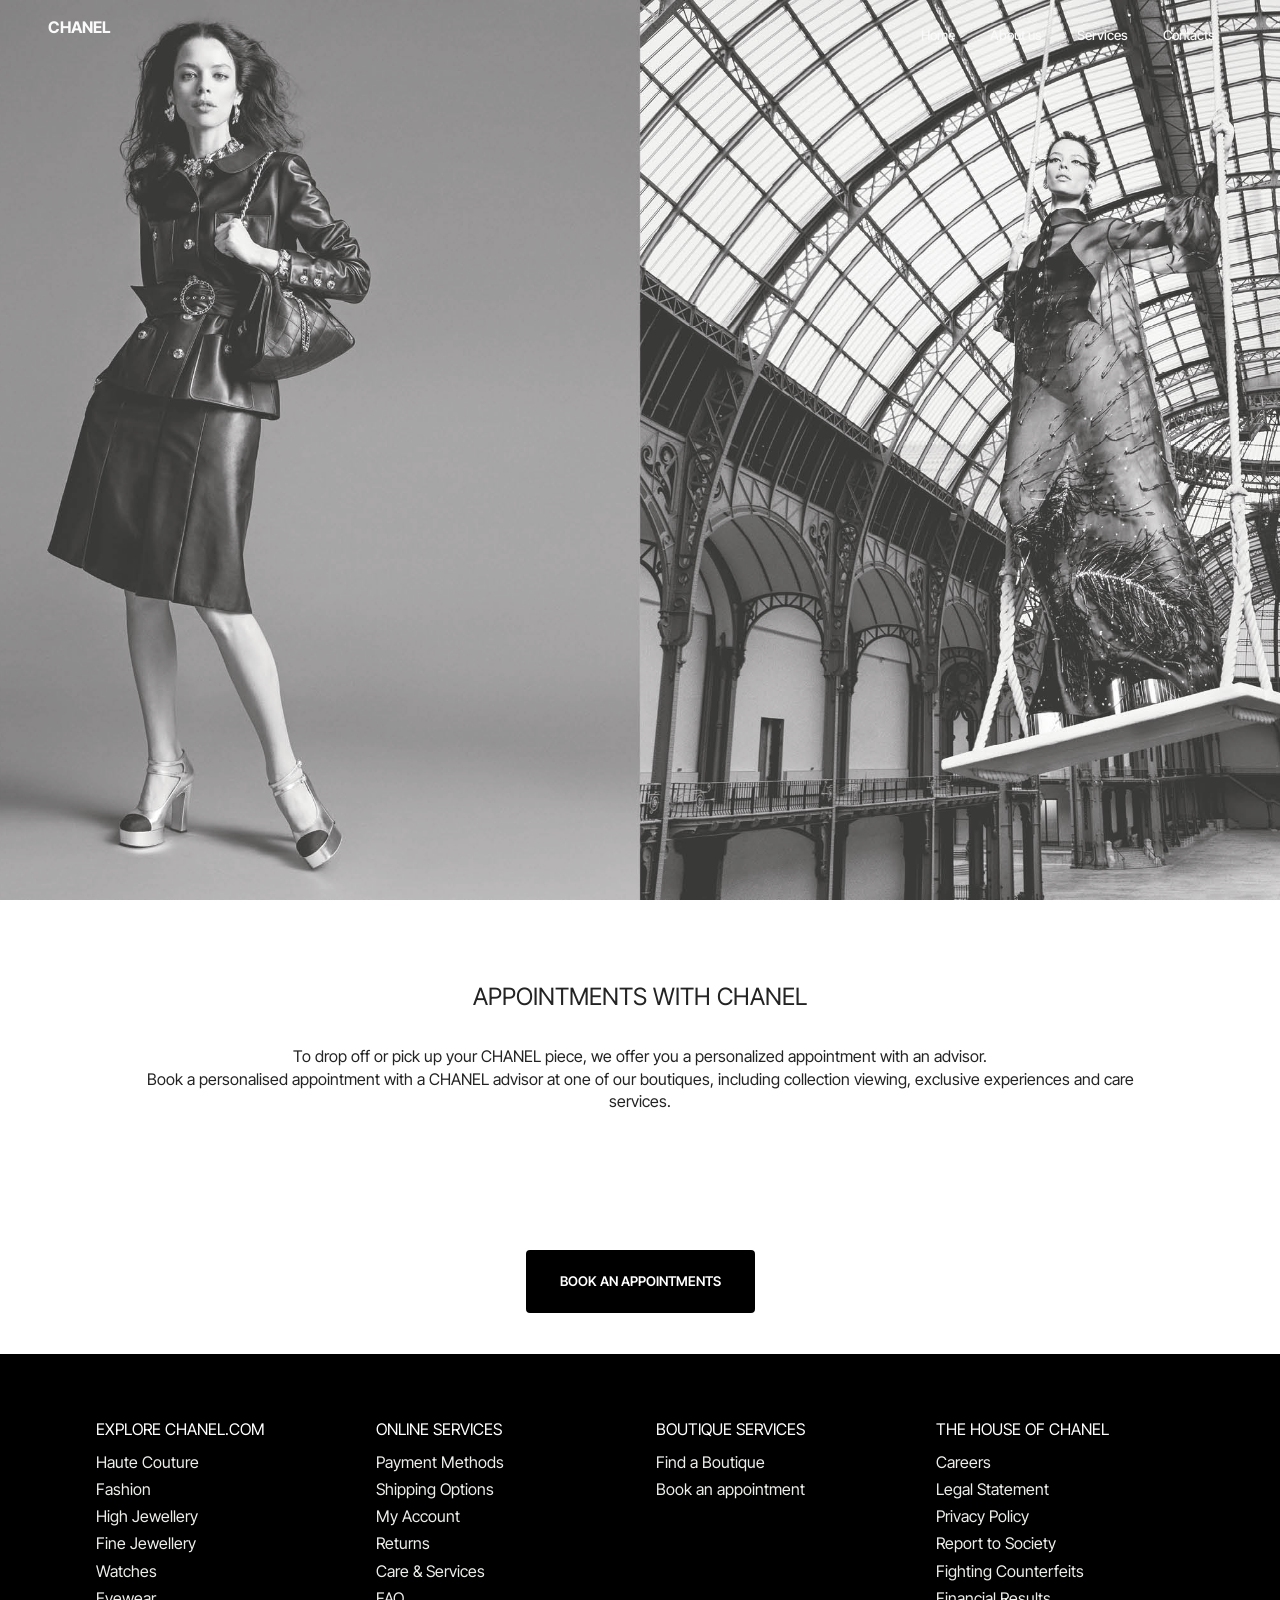
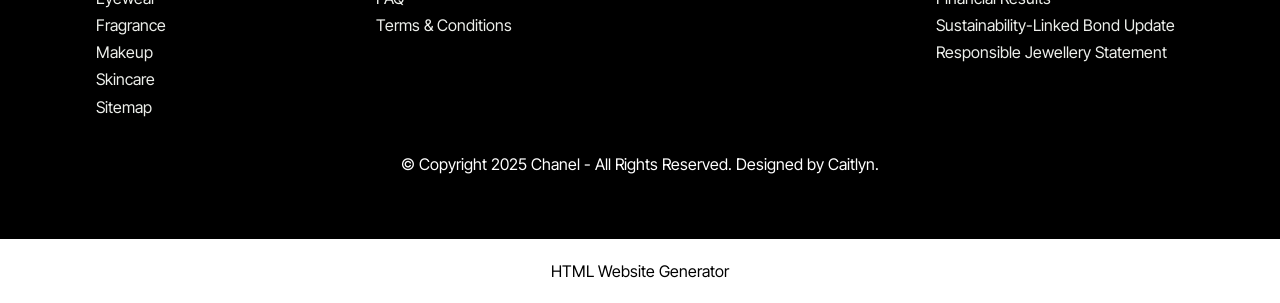
<file: page2.html>
<!DOCTYPE html>
<html  >
<head>
  <!-- Site made with Mobirise Website Builder v6.1.4, https://mobirise.com -->
  <meta charset="UTF-8">
  <meta http-equiv="X-UA-Compatible" content="IE=edge">
  <meta name="generator" content="Mobirise v6.1.4, mobirise.com">
  <meta name="viewport" content="width=device-width, initial-scale=1, minimum-scale=1">
  <link rel="shortcut icon" href="assets/images/chanel-logo.png" type="image/x-icon">
  <meta name="description" content="">
  
  
  <title>Services</title>
  <link rel="stylesheet" href="assets/bootstrap/css/bootstrap.min.css">
  <link rel="stylesheet" href="assets/dropdown/css/style.css">
  <link rel="stylesheet" href="assets/socicon/css/styles.css">
  <link rel="stylesheet" href="assets/theme/css/style.css">
  <link rel="preload" href="https://fonts.googleapis.com/css?family=Inter+Tight:100,200,300,400,500,600,700,800,900,100i,200i,300i,400i,500i,600i,700i,800i,900i&display=swap" as="style" onload="this.onload=null;this.rel='stylesheet'">
  <noscript><link rel="stylesheet" href="https://fonts.googleapis.com/css?family=Inter+Tight:100,200,300,400,500,600,700,800,900,100i,200i,300i,400i,500i,600i,700i,800i,900i&display=swap"></noscript>
  <link rel="preload" as="style" href="assets/mobirise/css/mbr-additional.css?v=6Iaiya"><link rel="stylesheet" href="assets/mobirise/css/mbr-additional.css?v=6Iaiya" type="text/css">

  
  
  
</head>
<body>
  
  <section data-bs-version="5.1" class="menu menu1 cid-uYV3V0bJA8" once="menu" id="menu1-13">
    

    <nav class="navbar navbar-dropdown navbar-fixed-top navbar-expand-lg">
        <div class="container-fluid">
            <div class="navbar-brand">
                
                <span class="navbar-caption-wrap"><a class="navbar-caption text-white text-primary display-7" href="index.html">CHANEL<br><br></a></span>
            </div>
            <button class="navbar-toggler" type="button" data-toggle="collapse" data-bs-toggle="collapse" data-target="#navbarSupportedContent" data-bs-target="#navbarSupportedContent" aria-controls="navbarNavAltMarkup" aria-expanded="false" aria-label="Toggle navigation">
                <div class="hamburger">
                    <span></span>
                    <span></span>
                    <span></span>
                    <span></span>
                </div>
            </button>
            <div class="collapse navbar-collapse" id="navbarSupportedContent">
                <ul class="navbar-nav nav-dropdown nav-right" data-app-modern-menu="true"><li class="nav-item"><a class="nav-link link text-white text-primary display-4" href="index.html">Home</a></li><li class="nav-item"><a class="nav-link link text-white text-primary display-4" href="aboutus.html">
                            About us</a></li>
                    <li class="nav-item"><a class="nav-link link text-white text-primary display-4" href="page3.html">
                            Services</a></li>
                    <li class="nav-item"><a class="nav-link link text-white text-primary display-4" href="page2.html">Contacts</a>
                    </li></ul>
                
                
            </div>
        </div>
    </nav>
</section>

<section data-bs-version="5.1" class="header13 cid-uZ0xLOOlwy mbr-fullscreen" id="header13-19">

    

    
    <div class="mbr-overlay" style="opacity: 0.2; background-color: rgb(255, 255, 255);"></div>

    <div class="align-center container">
        <div class="row justify-content-center">
            <div class="col-12 col-lg-10">
                
                
                
                
                
            </div>
        </div>
    </div>
</section>

<section data-bs-version="5.1" class="content5 cid-uZ0xtShRjl" id="content5-18">
    
    <div class="container">
        <div class="row justify-content-center">
            <div class="col-md-12 col-lg-10">
                
                <h4 class="mbr-section-subtitle mbr-fonts-style mb-4 display-5">APPOINTMENTS WITH CHANEL</h4>
                <p class="mbr-text mbr-fonts-style display-7">
                    To drop off or pick up your CHANEL piece, we offer you a personalized appointment with an advisor.<br>Book a personalised appointment with a CHANEL advisor at one of our boutiques, including collection viewing, exclusive experiences and care services.<br></p>
            </div>
        </div>
    </div>
</section>

<section data-bs-version="5.1" class="article16 cid-uZ0KYnFkrq" id="article16-1g">
    
    <div class="container">
        <div class="row justify-content-center">
            <div class="col-md-12 col-lg-10">
                <div class="mbr-section-btn align-center"><a class="btn btn-primary display-4" href="https://wa.me/60182869769">BOOK AN APPOINTMENTS</a></div>
            </div>
        </div>
    </div>
</section>

<section data-bs-version="5.1" class="footer1 cid-uZ0yvsGaEZ" once="footers" id="footer01-1c">
	

	
	
	<div class="container">
		<div class="row mbr-white">
			<div class="col-12 col-md-6 col-lg-3">
				<h5 class="mbr-section-subtitle mbr-fonts-style mb-2 display-7">EXPLORE CHANEL.COM</h5>
				<ul class="list mbr-fonts-style display-7">
					<li class="mbr-text item-wrap">Haute Couture</li><li class="mbr-text item-wrap">Fashion</li><li class="mbr-text item-wrap">High Jewellery</li><li class="mbr-text item-wrap">Fine Jewellery</li><li class="mbr-text item-wrap">Watches</li><li class="mbr-text item-wrap">Eyewear</li><li class="mbr-text item-wrap">Fragrance</li><li class="mbr-text item-wrap">Makeup</li><li class="mbr-text item-wrap">Skincare</li><li class="mbr-text item-wrap">Sitemap</li>
				</ul>
			</div>
			<div class="col-12 col-md-6 col-lg-3">
				<h5 class="mbr-section-subtitle mbr-fonts-style mb-2 display-7">ONLINE SERVICES</h5>
				<ul class="list mbr-fonts-style display-7">
					<li class="mbr-text item-wrap">Payment Methods</li><li class="mbr-text item-wrap">Shipping Options</li><li class="mbr-text item-wrap">My Account</li><li class="mbr-text item-wrap">Returns</li><li class="mbr-text item-wrap">Care &amp; Services</li><li class="mbr-text item-wrap">FAQ</li><li class="mbr-text item-wrap">Terms &amp; Conditions</li>
				</ul>
			</div>
			<div class="col-12 col-md-6 col-lg-3">
				<h5 class="mbr-section-subtitle mbr-fonts-style mb-2 display-7">BOUTIQUE SERVICES</h5>
				<ul class="list mbr-fonts-style display-7">
					<li class="mbr-text item-wrap">Find a Boutique</li><li class="mbr-text item-wrap">Book an appointment</li>
				</ul>
			</div>
			<div class="col-12 col-md-6 col-lg-3">
				<h5 class="mbr-section-subtitle mbr-fonts-style mb-2 display-7">THE HOUSE OF CHANEL</h5>
				<ul class="list mbr-fonts-style display-7">
					<li class="mbr-text item-wrap">Careers</li><li class="mbr-text item-wrap">Legal Statement</li><li class="mbr-text item-wrap">Privacy Policy</li><li class="mbr-text item-wrap">Report to Society</li><li class="mbr-text item-wrap">Fighting Counterfeits</li><li class="mbr-text item-wrap">Financial Results</li><li class="mbr-text item-wrap">Sustainability-Linked Bond Update</li><li class="mbr-text item-wrap">Responsible Jewellery Statement</li>
				</ul>
			</div>
			
			<div class="col-12 mt-4">
				<p class="mbr-text mb-0 mbr-fonts-style copyright align-center display-7">
					© Copyright 2025 Chanel - All Rights Reserved.&nbsp;Designed by Caitlyn.</p>
			</div>
		</div>
	</div>
</section><section class="display-7" style="padding: 0;align-items: center;justify-content: center;flex-wrap: wrap;    align-content: center;display: flex;position: relative;height: 4rem;"><a href="https://mobiri.se/4250564" style="flex: 1 1;height: 4rem;position: absolute;width: 100%;z-index: 1;"><img alt="" style="height: 4rem;" src="[data-uri]"></a><p style="margin: 0;text-align: center;" class="display-7">&#8204;</p><a style="z-index:1" href="https://mobirise.com/html-builder.html">HTML Website Generator</a></section><script src="assets/bootstrap/js/bootstrap.bundle.min.js"></script>  <script src="assets/smoothscroll/smooth-scroll.js"></script>  <script src="assets/ytplayer/index.js"></script>  <script src="assets/dropdown/js/navbar-dropdown.js"></script>  <script src="assets/theme/js/script.js"></script>  
  
  
</body>
</html>
</file>
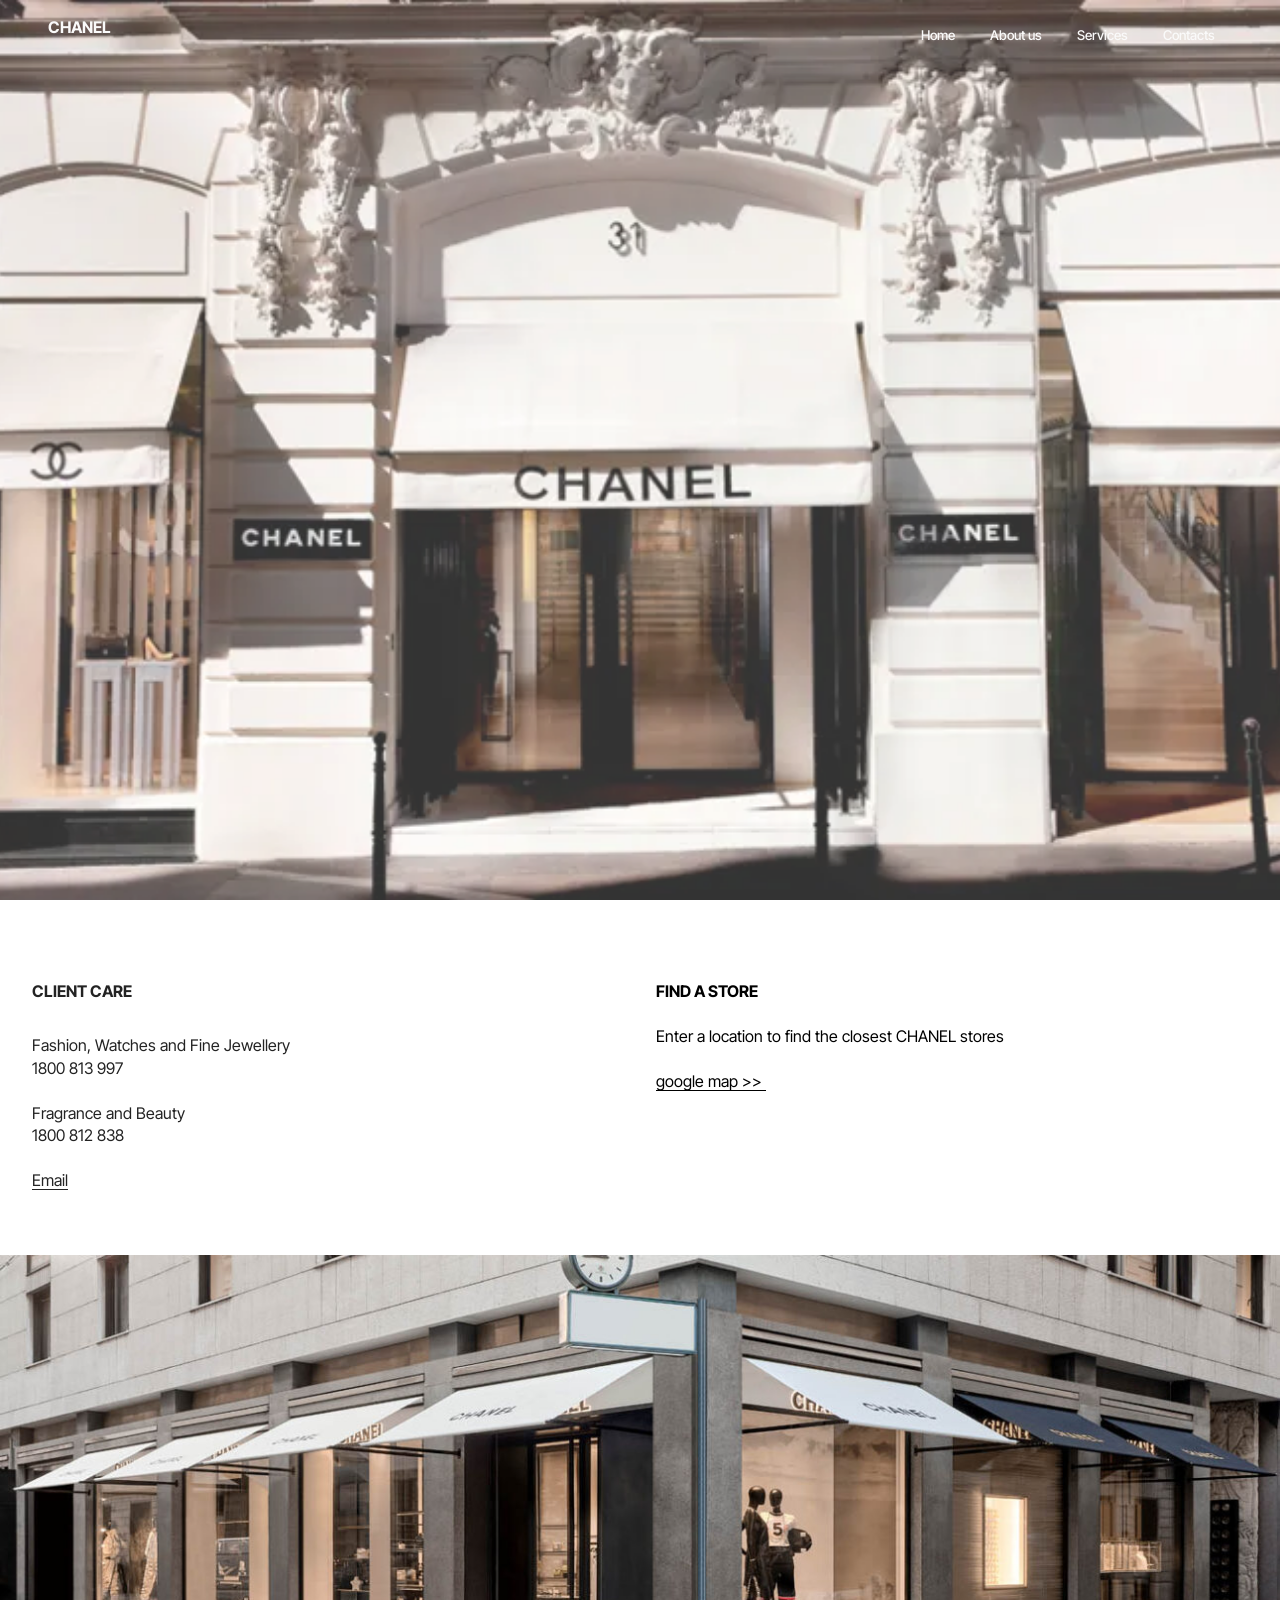
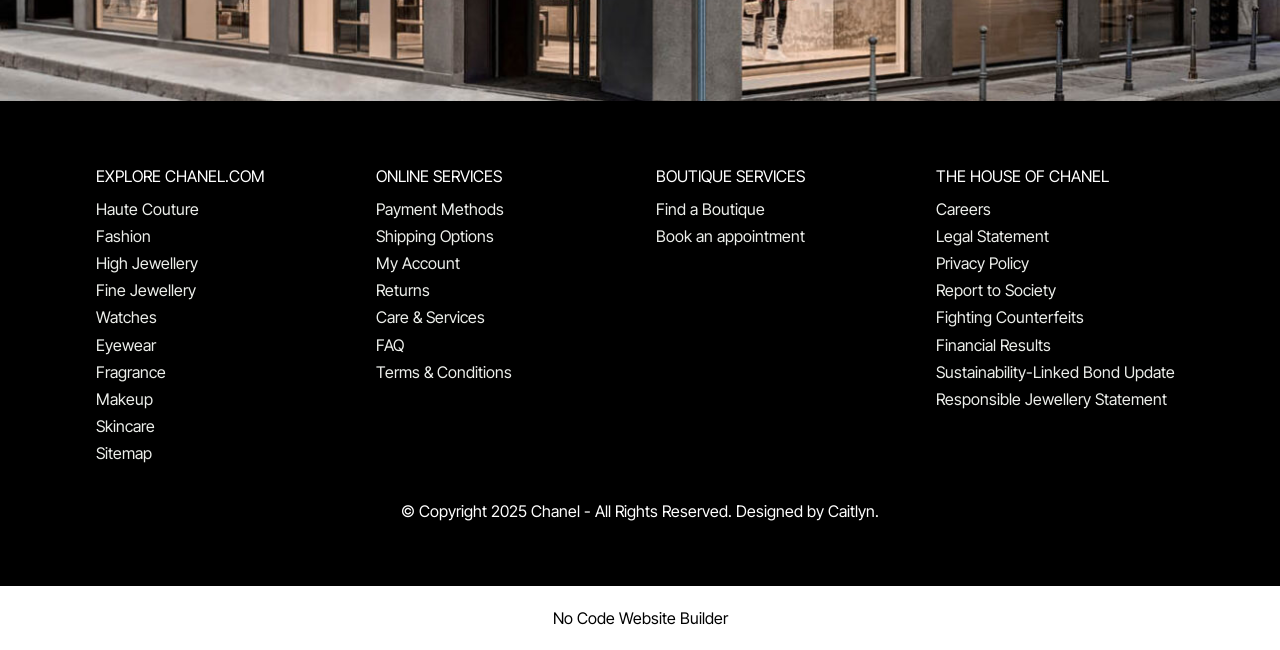
<file: page3.html>
<!DOCTYPE html>
<html  >
<head>
  <!-- Site made with Mobirise Website Builder v6.1.4, https://mobirise.com -->
  <meta charset="UTF-8">
  <meta http-equiv="X-UA-Compatible" content="IE=edge">
  <meta name="generator" content="Mobirise v6.1.4, mobirise.com">
  <meta name="viewport" content="width=device-width, initial-scale=1, minimum-scale=1">
  <link rel="shortcut icon" href="assets/images/chanel-logo.png" type="image/x-icon">
  <meta name="description" content="">
  
  
  <title>Contact</title>
  <link rel="stylesheet" href="assets/bootstrap/css/bootstrap.min.css">
  <link rel="stylesheet" href="assets/dropdown/css/style.css">
  <link rel="stylesheet" href="assets/socicon/css/styles.css">
  <link rel="stylesheet" href="assets/theme/css/style.css">
  <link rel="preload" href="https://fonts.googleapis.com/css?family=Inter+Tight:100,200,300,400,500,600,700,800,900,100i,200i,300i,400i,500i,600i,700i,800i,900i&display=swap" as="style" onload="this.onload=null;this.rel='stylesheet'">
  <noscript><link rel="stylesheet" href="https://fonts.googleapis.com/css?family=Inter+Tight:100,200,300,400,500,600,700,800,900,100i,200i,300i,400i,500i,600i,700i,800i,900i&display=swap"></noscript>
  <link rel="preload" as="style" href="assets/mobirise/css/mbr-additional.css?v=hHJCgJ"><link rel="stylesheet" href="assets/mobirise/css/mbr-additional.css?v=hHJCgJ" type="text/css">

  
  
  
</head>
<body>
  
  <section data-bs-version="5.1" class="menu menu1 cid-uYV3V0bJA8" once="menu" id="menu1-16">
    

    <nav class="navbar navbar-dropdown navbar-fixed-top navbar-expand-lg">
        <div class="container-fluid">
            <div class="navbar-brand">
                
                <span class="navbar-caption-wrap"><a class="navbar-caption text-white text-primary display-7" href="index.html">CHANEL<br><br></a></span>
            </div>
            <button class="navbar-toggler" type="button" data-toggle="collapse" data-bs-toggle="collapse" data-target="#navbarSupportedContent" data-bs-target="#navbarSupportedContent" aria-controls="navbarNavAltMarkup" aria-expanded="false" aria-label="Toggle navigation">
                <div class="hamburger">
                    <span></span>
                    <span></span>
                    <span></span>
                    <span></span>
                </div>
            </button>
            <div class="collapse navbar-collapse" id="navbarSupportedContent">
                <ul class="navbar-nav nav-dropdown nav-right" data-app-modern-menu="true"><li class="nav-item"><a class="nav-link link text-white text-primary display-4" href="index.html">Home</a></li><li class="nav-item"><a class="nav-link link text-white text-primary display-4" href="aboutus.html">
                            About us</a></li>
                    <li class="nav-item"><a class="nav-link link text-white text-primary display-4" href="page3.html">
                            Services</a></li>
                    <li class="nav-item"><a class="nav-link link text-white text-primary display-4" href="page2.html">Contacts</a>
                    </li></ul>
                
                
            </div>
        </div>
    </nav>
</section>

<section data-bs-version="5.1" class="header13 cid-uZ0AAaxKvx mbr-fullscreen" id="header13-1d">

    

    
    <div class="mbr-overlay" style="opacity: 0.2; background-color: rgb(255, 255, 255);"></div>

    <div class="align-center container">
        <div class="row justify-content-center">
            <div class="col-12 col-lg-10">
                
                
                
                
                
            </div>
        </div>
    </div>
</section>

<section data-bs-version="5.1" class="content10 cid-uZ0ecQin3P" id="content10-17">
    
    <div class="container">
        <div class="row justify-content-center">
            <div class="col-12 col-md">
                <h5 class="mbr-section-title mbr-fonts-style mb-4 display-7"><strong>CLIENT CARE</strong></h5>
                <h6 class="mbr-section-subtitle mbr-fonts-style mb-4 display-7">Fashion, Watches and Fine Jewellery<div>1800 813 997</div><div><br></div><div>Fragrance and Beauty&nbsp;&nbsp;</div><div>1800 812 838</div><div><br></div><div><a href="https://www.chanel.com/my/contact-us/" class="text-black">Email</a></div></h6>
            </div>
            <div class="col-md-12 col-lg-6">
                <p class="mbr-text mbr-fonts-style display-7"><strong>FIND A STORE<br></strong><br>Enter a location to find the closest CHANEL stores<br><br><a href="https://maps.app.goo.gl/dM2GG5DRV8AYKFRT8" class="text-primary" target="_blank">google map &gt;&gt;&nbsp;</a></p>
            </div>
        </div>
    </div>
</section>

<section data-bs-version="5.1" class="image03 cid-uZ5UEHPJIA" id="image04-1h">
    

    <div class="image-block m-auto">
        <img src="assets/images/milan.jpg" alt="Mobirise">
        
    </div>
</section>

<section data-bs-version="5.1" class="footer1 cid-uZ0yvsGaEZ" once="footers" id="footer01-1c">
	

	
	
	<div class="container">
		<div class="row mbr-white">
			<div class="col-12 col-md-6 col-lg-3">
				<h5 class="mbr-section-subtitle mbr-fonts-style mb-2 display-7">EXPLORE CHANEL.COM</h5>
				<ul class="list mbr-fonts-style display-7">
					<li class="mbr-text item-wrap">Haute Couture</li><li class="mbr-text item-wrap">Fashion</li><li class="mbr-text item-wrap">High Jewellery</li><li class="mbr-text item-wrap">Fine Jewellery</li><li class="mbr-text item-wrap">Watches</li><li class="mbr-text item-wrap">Eyewear</li><li class="mbr-text item-wrap">Fragrance</li><li class="mbr-text item-wrap">Makeup</li><li class="mbr-text item-wrap">Skincare</li><li class="mbr-text item-wrap">Sitemap</li>
				</ul>
			</div>
			<div class="col-12 col-md-6 col-lg-3">
				<h5 class="mbr-section-subtitle mbr-fonts-style mb-2 display-7">ONLINE SERVICES</h5>
				<ul class="list mbr-fonts-style display-7">
					<li class="mbr-text item-wrap">Payment Methods</li><li class="mbr-text item-wrap">Shipping Options</li><li class="mbr-text item-wrap">My Account</li><li class="mbr-text item-wrap">Returns</li><li class="mbr-text item-wrap">Care &amp; Services</li><li class="mbr-text item-wrap">FAQ</li><li class="mbr-text item-wrap">Terms &amp; Conditions</li>
				</ul>
			</div>
			<div class="col-12 col-md-6 col-lg-3">
				<h5 class="mbr-section-subtitle mbr-fonts-style mb-2 display-7">BOUTIQUE SERVICES</h5>
				<ul class="list mbr-fonts-style display-7">
					<li class="mbr-text item-wrap">Find a Boutique</li><li class="mbr-text item-wrap">Book an appointment</li>
				</ul>
			</div>
			<div class="col-12 col-md-6 col-lg-3">
				<h5 class="mbr-section-subtitle mbr-fonts-style mb-2 display-7">THE HOUSE OF CHANEL</h5>
				<ul class="list mbr-fonts-style display-7">
					<li class="mbr-text item-wrap">Careers</li><li class="mbr-text item-wrap">Legal Statement</li><li class="mbr-text item-wrap">Privacy Policy</li><li class="mbr-text item-wrap">Report to Society</li><li class="mbr-text item-wrap">Fighting Counterfeits</li><li class="mbr-text item-wrap">Financial Results</li><li class="mbr-text item-wrap">Sustainability-Linked Bond Update</li><li class="mbr-text item-wrap">Responsible Jewellery Statement</li>
				</ul>
			</div>
			
			<div class="col-12 mt-4">
				<p class="mbr-text mb-0 mbr-fonts-style copyright align-center display-7">
					© Copyright 2025 Chanel - All Rights Reserved.&nbsp;Designed by Caitlyn.</p>
			</div>
		</div>
	</div>
</section><section class="display-7" style="padding: 0;align-items: center;justify-content: center;flex-wrap: wrap;    align-content: center;display: flex;position: relative;height: 4rem;"><a href="https://mobiri.se/4250564" style="flex: 1 1;height: 4rem;position: absolute;width: 100%;z-index: 1;"><img alt="" style="height: 4rem;" src="[data-uri]"></a><p style="margin: 0;text-align: center;" class="display-7">&#8204;</p><a style="z-index:1" href="https://mobirise.com/builder/no-code-website-builder.html">No Code Website Builder</a></section><script src="assets/bootstrap/js/bootstrap.bundle.min.js"></script>  <script src="assets/smoothscroll/smooth-scroll.js"></script>  <script src="assets/ytplayer/index.js"></script>  <script src="assets/dropdown/js/navbar-dropdown.js"></script>  <script src="assets/theme/js/script.js"></script>  
  
  
</body>
</html>
</file>
<file: assets/parallax/jarallax.css>
.jarallax {
    position: relative;
    z-index: 0;
}
.jarallax > .jarallax-img {
    position: absolute;
    object-fit: cover;
    /* support for plugin https://github.com/bfred-it/object-fit-images */
    font-family: 'object-fit: cover;';
    top: 0;
    left: 0;
    width: 100%;
    height: 100%;
    z-index: -1;
}
</file>
<file: assets/dropdown/css/style.css>
.navbar-dropdown {
  left: 0;
  padding: 0;
  position: absolute;
  right: 0;
  top: 0;
  transition: all 0.45s ease;
  z-index: 1030;
  background: #282828; }
  .navbar-dropdown .navbar-logo {
    margin-right: 0.8rem;
    transition: margin 0.3s ease-in-out;
    vertical-align: middle; }
    .navbar-dropdown .navbar-logo img {
      height: 3.125rem;
      transition: all 0.3s ease-in-out; }
    .navbar-dropdown .navbar-logo.mbr-iconfont {
      font-size: 3.125rem;
      line-height: 3.125rem; }
  .navbar-dropdown .navbar-caption {
    font-weight: 700;
    white-space: normal;
    vertical-align: -4px;
    line-height: 3.125rem !important; }
    .navbar-dropdown .navbar-caption, .navbar-dropdown .navbar-caption:hover {
      color: inherit;
      text-decoration: none; }
  .navbar-dropdown .mbr-iconfont + .navbar-caption {
    vertical-align: -1px; }
  .navbar-dropdown.navbar-fixed-top {
    position: fixed; }
  .navbar-dropdown .navbar-brand span {
    vertical-align: -4px; }
  .navbar-dropdown.bg-color.transparent {
    background: none; }
  .navbar-dropdown.navbar-short .navbar-brand {
    padding: 0.625rem 0; }
    .navbar-dropdown.navbar-short .navbar-brand span {
      vertical-align: -1px; }
  .navbar-dropdown.navbar-short .navbar-caption {
    line-height: 2.375rem !important;
    vertical-align: -2px; }
  .navbar-dropdown.navbar-short .navbar-logo {
    margin-right: 0.5rem; }
    .navbar-dropdown.navbar-short .navbar-logo img {
      height: 2.375rem; }
    .navbar-dropdown.navbar-short .navbar-logo.mbr-iconfont {
      font-size: 2.375rem;
      line-height: 2.375rem; }
  .navbar-dropdown.navbar-short .mbr-table-cell {
    height: 3.625rem; }
  .navbar-dropdown .navbar-close {
    left: 0.6875rem;
    position: fixed;
    top: 0.75rem;
    z-index: 1000; }
  .navbar-dropdown .hamburger-icon {
    content: "";
    display: inline-block;
    vertical-align: middle;
    width: 16px;
    -webkit-box-shadow: 0 -6px 0 1px #282828,0 0 0 1px #282828,0 6px 0 1px #282828;
    -moz-box-shadow: 0 -6px 0 1px #282828,0 0 0 1px #282828,0 6px 0 1px #282828;
    box-shadow: 0 -6px 0 1px #282828,0 0 0 1px #282828,0 6px 0 1px #282828; }

.dropdown-menu .dropdown-toggle[data-toggle="dropdown-submenu"]::after {
  border-bottom: 0.35em solid transparent;
  border-left: 0.35em solid;
  border-right: 0;
  border-top: 0.35em solid transparent;
  margin-left: 0.3rem; }

.dropdown-menu .dropdown-item:focus {
  outline: 0; }

.nav-dropdown {
  font-size: 0.75rem;
  font-weight: 500;
  height: auto !important; }
  .nav-dropdown .nav-btn {
    padding-left: 1rem; }
  .nav-dropdown .link {
    margin: .667em 1.667em;
    font-weight: 500;
    padding: 0;
    transition: color .2s ease-in-out; }
    .nav-dropdown .link.dropdown-toggle {
      margin-right: 2.583em; }
      .nav-dropdown .link.dropdown-toggle::after {
        margin-left: .25rem;
        border-top: 0.35em solid;
        border-right: 0.35em solid transparent;
        border-left: 0.35em solid transparent;
        border-bottom: 0; }
      .nav-dropdown .link.dropdown-toggle[aria-expanded="true"] {
        margin: 0;
        padding: 0.667em 3.263em  0.667em 1.667em; }
  .nav-dropdown .link::after,
  .nav-dropdown .dropdown-item::after {
    color: inherit; }
  .nav-dropdown .btn {
    font-size: 0.75rem;
    font-weight: 700;
    letter-spacing: 0;
    margin-bottom: 0;
    padding-left: 1.25rem;
    padding-right: 1.25rem; }
  .nav-dropdown .dropdown-menu {
    border-radius: 0;
    border: 0;
    left: 0;
    margin: 0;
    padding-bottom: 1.25rem;
    padding-top: 1.25rem;
    position: relative; }
  .nav-dropdown .dropdown-submenu {
    margin-left: 0.125rem;
    top: 0; }
  .nav-dropdown .dropdown-item {
    font-weight: 500;
    line-height: 2;
    padding: 0.3846em 4.615em 0.3846em 1.5385em;
    position: relative;
    transition: color .2s ease-in-out, background-color .2s ease-in-out; }
    .nav-dropdown .dropdown-item::after {
      margin-top: -0.3077em;
      position: absolute;
      right: 1.1538em;
      top: 50%; }
    .nav-dropdown .dropdown-item:focus, .nav-dropdown .dropdown-item:hover {
      background: none; }

@media (max-width: 767px) {
  .nav-dropdown.navbar-toggleable-sm {
    bottom: 0;
    display: none;
    left: 0;
    overflow-x: hidden;
    position: fixed;
    top: 0;
    transform: translateX(-100%);
    -ms-transform: translateX(-100%);
    -webkit-transform: translateX(-100%);
    width: 18.75rem;
    z-index: 999; } }
.nav-dropdown.navbar-toggleable-xl {
  bottom: 0;
  display: none;
  left: 0;
  overflow-x: hidden;
  position: fixed;
  top: 0;
  transform: translateX(-100%);
  -ms-transform: translateX(-100%);
  -webkit-transform: translateX(-100%);
  width: 18.75rem;
  z-index: 999; }

.nav-dropdown-sm {
  display: block !important;
  overflow-x: hidden;
  overflow: auto;
  padding-top: 3.875rem; }
  .nav-dropdown-sm::after {
    content: "";
    display: block;
    height: 3rem;
    width: 100%; }
  .nav-dropdown-sm.collapse.in ~ .navbar-close {
    display: block !important; }
  .nav-dropdown-sm.collapsing, .nav-dropdown-sm.collapse.in {
    transform: translateX(0);
    -ms-transform: translateX(0);
    -webkit-transform: translateX(0);
    transition: all 0.25s ease-out;
    -webkit-transition: all 0.25s ease-out;
    background: #282828; }
  .nav-dropdown-sm.collapsing[aria-expanded="false"] {
    transform: translateX(-100%);
    -ms-transform: translateX(-100%);
    -webkit-transform: translateX(-100%); }
  .nav-dropdown-sm .nav-item {
    display: block;
    margin-left: 0 !important;
    padding-left: 0; }
  .nav-dropdown-sm .link,
  .nav-dropdown-sm .dropdown-item {
    border-top: 1px dotted rgba(255, 255, 255, 0.1);
    font-size: 0.8125rem;
    line-height: 1.6;
    margin: 0 !important;
    padding: 0.875rem 2.4rem 0.875rem 1.5625rem !important;
    position: relative;
    white-space: normal; }
    .nav-dropdown-sm .link:focus, .nav-dropdown-sm .link:hover,
    .nav-dropdown-sm .dropdown-item:focus,
    .nav-dropdown-sm .dropdown-item:hover {
      background: rgba(0, 0, 0, 0.2) !important;
      color: #c0a375; }
  .nav-dropdown-sm .nav-btn {
    position: relative;
    padding: 1.5625rem 1.5625rem 0 1.5625rem; }
    .nav-dropdown-sm .nav-btn::before {
      border-top: 1px dotted rgba(255, 255, 255, 0.1);
      content: "";
      left: 0;
      position: absolute;
      top: 0;
      width: 100%; }
    .nav-dropdown-sm .nav-btn + .nav-btn {
      padding-top: 0.625rem; }
      .nav-dropdown-sm .nav-btn + .nav-btn::before {
        display: none; }
  .nav-dropdown-sm .btn {
    padding: 0.625rem 0; }
  .nav-dropdown-sm .dropdown-toggle[data-toggle="dropdown-submenu"]::after {
    margin-left: .25rem;
    border-top: 0.35em solid;
    border-right: 0.35em solid transparent;
    border-left: 0.35em solid transparent;
    border-bottom: 0; }
  .nav-dropdown-sm .dropdown-toggle[data-toggle="dropdown-submenu"][aria-expanded="true"]::after {
    border-top: 0;
    border-right: 0.35em solid transparent;
    border-left: 0.35em solid transparent;
    border-bottom: 0.35em solid; }
  .nav-dropdown-sm .dropdown-menu {
    margin: 0;
    padding: 0;
    position: relative;
    top: 0;
    left: 0;
    width: 100%;
    border: 0;
    float: none;
    border-radius: 0;
    background: none; }
  .nav-dropdown-sm .dropdown-submenu {
    left: 100%;
    margin-left: 0.125rem;
    margin-top: -1.25rem;
    top: 0; }

.navbar-toggleable-sm .nav-dropdown .dropdown-menu {
  position: absolute; }

.navbar-toggleable-sm .nav-dropdown .dropdown-submenu {
  left: 100%;
  margin-left: 0.125rem;
  margin-top: -1.25rem;
  top: 0; }

.navbar-toggleable-sm.opened .nav-dropdown .dropdown-menu {
  position: relative; }

.navbar-toggleable-sm.opened .nav-dropdown .dropdown-submenu {
  left: 0;
  margin-left: 00rem;
  margin-top: 0rem;
  top: 0; }

.is-builder .nav-dropdown.collapsing {
  transition: none !important; }
</file>
<file: assets/socicon/css/styles.css>
@charset "UTF-8";

@font-face {
  font-family: 'Socicon';
  src:  url('../fonts/socicon.eot');
  src:  url('../fonts/socicon.eot?#iefix') format('embedded-opentype'),
    url('../fonts/socicon.woff2') format('woff2'),
    url('../fonts/socicon.ttf') format('truetype'),
    url('../fonts/socicon.woff') format('woff'),
    url('../fonts/socicon.svg#socicon') format('svg');
  font-weight: normal;
  font-style: normal;
  font-display: swap;
}

[data-icon]:before {
  font-family: "socicon" !important;
  content: attr(data-icon);
  font-style: normal !important;
  font-weight: normal !important;
  font-variant: normal !important;
  text-transform: none !important;
  speak: none;
  line-height: 1;
  -webkit-font-smoothing: antialiased;
  -moz-osx-font-smoothing: grayscale;
}

[class^="socicon-"], [class*=" socicon-"] {
  /* use !important to prevent issues with browser extensions that change fonts */
  font-family: 'Socicon' !important;
  speak: none;
  font-style: normal;
  font-weight: normal;
  font-variant: normal;
  text-transform: none;
  line-height: 1;

  /* Better Font Rendering =========== */
  -webkit-font-smoothing: antialiased;
  -moz-osx-font-smoothing: grayscale;
}

.socicon-500px:before {
  content: "\e000";
}
.socicon-8tracks:before {
  content: "\e001";
}
.socicon-airbnb:before {
  content: "\e002";
}
.socicon-alliance:before {
  content: "\e003";
}
.socicon-amazon:before {
  content: "\e004";
}
.socicon-amplement:before {
  content: "\e005";
}
.socicon-android:before {
  content: "\e006";
}
.socicon-angellist:before {
  content: "\e007";
}
.socicon-apple:before {
  content: "\e008";
}
.socicon-appnet:before {
  content: "\e009";
}
.socicon-baidu:before {
  content: "\e00a";
}
.socicon-bandcamp:before {
  content: "\e00b";
}
.socicon-battlenet:before {
  content: "\e00c";
}
.socicon-mixer:before {
  content: "\e00d";
}
.socicon-bebee:before {
  content: "\e00e";
}
.socicon-bebo:before {
  content: "\e00f";
}
.socicon-behance:before {
  content: "\e010";
}
.socicon-blizzard:before {
  content: "\e011";
}
.socicon-blogger:before {
  content: "\e012";
}
.socicon-buffer:before {
  content: "\e013";
}
.socicon-chrome:before {
  content: "\e014";
}
.socicon-coderwall:before {
  content: "\e015";
}
.socicon-curse:before {
  content: "\e016";
}
.socicon-dailymotion:before {
  content: "\e017";
}
.socicon-deezer:before {
  content: "\e018";
}
.socicon-delicious:before {
  content: "\e019";
}
.socicon-deviantart:before {
  content: "\e01a";
}
.socicon-diablo:before {
  content: "\e01b";
}
.socicon-digg:before {
  content: "\e01c";
}
.socicon-discord:before {
  content: "\e01d";
}
.socicon-disqus:before {
  content: "\e01e";
}
.socicon-douban:before {
  content: "\e01f";
}
.socicon-draugiem:before {
  content: "\e020";
}
.socicon-dribbble:before {
  content: "\e021";
}
.socicon-drupal:before {
  content: "\e022";
}
.socicon-ebay:before {
  content: "\e023";
}
.socicon-ello:before {
  content: "\e024";
}
.socicon-endomodo:before {
  content: "\e025";
}
.socicon-envato:before {
  content: "\e026";
}
.socicon-etsy:before {
  content: "\e027";
}
.socicon-facebook:before {
  content: "\e028";
}
.socicon-feedburner:before {
  content: "\e029";
}
.socicon-filmweb:before {
  content: "\e02a";
}
.socicon-firefox:before {
  content: "\e02b";
}
.socicon-flattr:before {
  content: "\e02c";
}
.socicon-flickr:before {
  content: "\e02d";
}
.socicon-formulr:before {
  content: "\e02e";
}
.socicon-forrst:before {
  content: "\e02f";
}
.socicon-foursquare:before {
  content: "\e030";
}
.socicon-friendfeed:before {
  content: "\e031";
}
.socicon-github:before {
  content: "\e032";
}
.socicon-goodreads:before {
  content: "\e033";
}
.socicon-google:before {
  content: "\e034";
}
.socicon-googlescholar:before {
  content: "\e035";
}
.socicon-googlegroups:before {
  content: "\e036";
}
.socicon-googlephotos:before {
  content: "\e037";
}
.socicon-googleplus:before {
  content: "\e038";
}
.socicon-grooveshark:before {
  content: "\e039";
}
.socicon-hackerrank:before {
  content: "\e03a";
}
.socicon-hearthstone:before {
  content: "\e03b";
}
.socicon-hellocoton:before {
  content: "\e03c";
}
.socicon-heroes:before {
  content: "\e03d";
}
.socicon-smashcast:before {
  content: "\e03e";
}
.socicon-horde:before {
  content: "\e03f";
}
.socicon-houzz:before {
  content: "\e040";
}
.socicon-icq:before {
  content: "\e041";
}
.socicon-identica:before {
  content: "\e042";
}
.socicon-imdb:before {
  content: "\e043";
}
.socicon-instagram:before {
  content: "\e044";
}
.socicon-issuu:before {
  content: "\e045";
}
.socicon-istock:before {
  content: "\e046";
}
.socicon-itunes:before {
  content: "\e047";
}
.socicon-keybase:before {
  content: "\e048";
}
.socicon-lanyrd:before {
  content: "\e049";
}
.socicon-lastfm:before {
  content: "\e04a";
}
.socicon-line:before {
  content: "\e04b";
}
.socicon-linkedin:before {
  content: "\e04c";
}
.socicon-livejournal:before {
  content: "\e04d";
}
.socicon-lyft:before {
  content: "\e04e";
}
.socicon-macos:before {
  content: "\e04f";
}
.socicon-mail:before {
  content: "\e050";
}
.socicon-medium:before {
  content: "\e051";
}
.socicon-meetup:before {
  content: "\e052";
}
.socicon-mixcloud:before {
  content: "\e053";
}
.socicon-modelmayhem:before {
  content: "\e054";
}
.socicon-mumble:before {
  content: "\e055";
}
.socicon-myspace:before {
  content: "\e056";
}
.socicon-newsvine:before {
  content: "\e057";
}
.socicon-nintendo:before {
  content: "\e058";
}
.socicon-npm:before {
  content: "\e059";
}
.socicon-odnoklassniki:before {
  content: "\e05a";
}
.socicon-openid:before {
  content: "\e05b";
}
.socicon-opera:before {
  content: "\e05c";
}
.socicon-outlook:before {
  content: "\e05d";
}
.socicon-overwatch:before {
  content: "\e05e";
}
.socicon-patreon:before {
  content: "\e05f";
}
.socicon-paypal:before {
  content: "\e060";
}
.socicon-periscope:before {
  content: "\e061";
}
.socicon-persona:before {
  content: "\e062";
}
.socicon-pinterest:before {
  content: "\e063";
}
.socicon-play:before {
  content: "\e064";
}
.socicon-player:before {
  content: "\e065";
}
.socicon-playstation:before {
  content: "\e066";
}
.socicon-pocket:before {
  content: "\e067";
}
.socicon-qq:before {
  content: "\e068";
}
.socicon-quora:before {
  content: "\e069";
}
.socicon-raidcall:before {
  content: "\e06a";
}
.socicon-ravelry:before {
  content: "\e06b";
}
.socicon-reddit:before {
  content: "\e06c";
}
.socicon-renren:before {
  content: "\e06d";
}
.socicon-researchgate:before {
  content: "\e06e";
}
.socicon-residentadvisor:before {
  content: "\e06f";
}
.socicon-reverbnation:before {
  content: "\e070";
}
.socicon-rss:before {
  content: "\e071";
}
.socicon-sharethis:before {
  content: "\e072";
}
.socicon-skype:before {
  content: "\e073";
}
.socicon-slideshare:before {
  content: "\e074";
}
.socicon-smugmug:before {
  content: "\e075";
}
.socicon-snapchat:before {
  content: "\e076";
}
.socicon-songkick:before {
  content: "\e077";
}
.socicon-soundcloud:before {
  content: "\e078";
}
.socicon-spotify:before {
  content: "\e079";
}
.socicon-stackexchange:before {
  content: "\e07a";
}
.socicon-stackoverflow:before {
  content: "\e07b";
}
.socicon-starcraft:before {
  content: "\e07c";
}
.socicon-stayfriends:before {
  content: "\e07d";
}
.socicon-steam:before {
  content: "\e07e";
}
.socicon-storehouse:before {
  content: "\e07f";
}
.socicon-strava:before {
  content: "\e080";
}
.socicon-streamjar:before {
  content: "\e081";
}
.socicon-stumbleupon:before {
  content: "\e082";
}
.socicon-swarm:before {
  content: "\e083";
}
.socicon-teamspeak:before {
  content: "\e084";
}
.socicon-teamviewer:before {
  content: "\e085";
}
.socicon-technorati:before {
  content: "\e086";
}
.socicon-telegram:before {
  content: "\e087";
}
.socicon-tripadvisor:before {
  content: "\e088";
}
.socicon-tripit:before {
  content: "\e089";
}
.socicon-triplej:before {
  content: "\e08a";
}
.socicon-tumblr:before {
  content: "\e08b";
}
.socicon-twitch:before {
  content: "\e08c";
}
.socicon-twitter:before {
  content: "\e08d";
}
.socicon-uber:before {
  content: "\e08e";
}
.socicon-ventrilo:before {
  content: "\e08f";
}
.socicon-viadeo:before {
  content: "\e090";
}
.socicon-viber:before {
  content: "\e091";
}
.socicon-viewbug:before {
  content: "\e092";
}
.socicon-vimeo:before {
  content: "\e093";
}
.socicon-vine:before {
  content: "\e094";
}
.socicon-vkontakte:before {
  content: "\e095";
}
.socicon-warcraft:before {
  content: "\e096";
}
.socicon-wechat:before {
  content: "\e097";
}
.socicon-weibo:before {
  content: "\e098";
}
.socicon-whatsapp:before {
  content: "\e099";
}
.socicon-wikipedia:before {
  content: "\e09a";
}
.socicon-windows:before {
  content: "\e09b";
}
.socicon-wordpress:before {
  content: "\e09c";
}
.socicon-wykop:before {
  content: "\e09d";
}
.socicon-xbox:before {
  content: "\e09e";
}
.socicon-xing:before {
  content: "\e09f";
}
.socicon-yahoo:before {
  content: "\e0a0";
}
.socicon-yammer:before {
  content: "\e0a1";
}
.socicon-yandex:before {
  content: "\e0a2";
}
.socicon-yelp:before {
  content: "\e0a3";
}
.socicon-younow:before {
  content: "\e0a4";
}
.socicon-youtube:before {
  content: "\e0a5";
}
.socicon-zapier:before {
  content: "\e0a6";
}
.socicon-zerply:before {
  content: "\e0a7";
}
.socicon-zomato:before {
  content: "\e0a8";
}
.socicon-zynga:before {
  content: "\e0a9";
}
.socicon-bluesky:before {
  content: "\e0aa";
}
.socicon-threads:before {
  content: "\e0ab";
}
.socicon-spreadshirt:before {
  content: "\e901";
}
.socicon-gamejolt:before {
  content: "\e902";
}
.socicon-trello:before {
  content: "\e903";
}
.socicon-tunein:before {
  content: "\e904";
}
.socicon-bloglovin:before {
  content: "\e905";
}
.socicon-gamewisp:before {
  content: "\e906";
}
.socicon-messenger:before {
  content: "\e907";
}
.socicon-pandora:before {
  content: "\e908";
}
.socicon-augment:before {
  content: "\e909";
}
.socicon-bitbucket:before {
  content: "\e90a";
}
.socicon-fyuse:before {
  content: "\e90b";
}
.socicon-yt-gaming:before {
  content: "\e90c";
}
.socicon-sketchfab:before {
  content: "\e90d";
}
.socicon-mobcrush:before {
  content: "\e90e";
}
.socicon-microsoft:before {
  content: "\e90f";
}
.socicon-realtor:before {
  content: "\e910";
}
.socicon-tidal:before {
  content: "\e911";
}
.socicon-qobuz:before {
  content: "\e912";
}
.socicon-natgeo:before {
  content: "\e913";
}
.socicon-mastodon:before {
  content: "\e914";
}
.socicon-unsplash:before {
  content: "\e915";
}
.socicon-homeadvisor:before {
  content: "\e916";
}
.socicon-angieslist:before {
  content: "\e917";
}
.socicon-codepen:before {
  content: "\e918";
}
.socicon-slack:before {
  content: "\e919";
}
.socicon-openaigym:before {
  content: "\e91a";
}
.socicon-logmein:before {
  content: "\e91b";
}
.socicon-fiverr:before {
  content: "\e91c";
}
.socicon-gotomeeting:before {
  content: "\e91d";
}
.socicon-aliexpress:before {
  content: "\e91e";
}
.socicon-guru:before {
  content: "\e91f";
}
.socicon-appstore:before {
  content: "\e920";
}
.socicon-homes:before {
  content: "\e921";
}
.socicon-zoom:before {
  content: "\e922";
}
.socicon-alibaba:before {
  content: "\e923";
}
.socicon-craigslist:before {
  content: "\e924";
}
.socicon-wix:before {
  content: "\e925";
}
.socicon-redfin:before {
  content: "\e926";
}
.socicon-googlecalendar:before {
  content: "\e927";
}
.socicon-shopify:before {
  content: "\e928";
}
.socicon-freelancer:before {
  content: "\e929";
}
.socicon-seedrs:before {
  content: "\e92a";
}
.socicon-bing:before {
  content: "\e92b";
}
.socicon-doodle:before {
  content: "\e92c";
}
.socicon-bonanza:before {
  content: "\e92d";
}
.socicon-squarespace:before {
  content: "\e92e";
}
.socicon-toptal:before {
  content: "\e92f";
}
.socicon-gust:before {
  content: "\e930";
}
.socicon-ask:before {
  content: "\e931";
}
.socicon-trulia:before {
  content: "\e932";
}
.socicon-loomly:before {
  content: "\e933";
}
.socicon-ghost:before {
  content: "\e934";
}
.socicon-upwork:before {
  content: "\e935";
}
.socicon-fundable:before {
  content: "\e936";
}
.socicon-booking:before {
  content: "\e937";
}
.socicon-googlemaps:before {
  content: "\e938";
}
.socicon-zillow:before {
  content: "\e939";
}
.socicon-niconico:before {
  content: "\e93a";
}
.socicon-toneden:before {
  content: "\e93b";
}
.socicon-crunchbase:before {
  content: "\e93c";
}
.socicon-homefy:before {
  content: "\e93d";
}
.socicon-calendly:before {
  content: "\e93e";
}
.socicon-livemaster:before {
  content: "\e93f";
}
.socicon-udemy:before {
  content: "\e940";
}
.socicon-codered:before {
  content: "\e941";
}
.socicon-origin:before {
  content: "\e942";
}
.socicon-nextdoor:before {
  content: "\e943";
}
.socicon-portfolio:before {
  content: "\e944";
}
.socicon-instructables:before {
  content: "\e945";
}
.socicon-gitlab:before {
  content: "\e946";
}
.socicon-hackernews:before {
  content: "\e947";
}
.socicon-smashwords:before {
  content: "\e948";
}
.socicon-kobo:before {
  content: "\e949";
}
.socicon-bookbub:before {
  content: "\e94a";
}
.socicon-mailru:before {
  content: "\e94b";
}
.socicon-moddb:before {
  content: "\e94c";
}
.socicon-indiedb:before {
  content: "\e94d";
}
.socicon-traxsource:before {
  content: "\e94e";
}
.socicon-gamefor:before {
  content: "\e94f";
}
.socicon-pixiv:before {
  content: "\e950";
}
.socicon-myanimelist:before {
  content: "\e951";
}
.socicon-blackberry:before {
  content: "\e952";
}
.socicon-wickr:before {
  content: "\e953";
}
.socicon-spip:before {
  content: "\e954";
}
.socicon-napster:before {
  content: "\e955";
}
.socicon-beatport:before {
  content: "\e956";
}
.socicon-hackerone:before {
  content: "\e957";
}
.socicon-internet:before {
  content: "\e958";
}
.socicon-ubuntu:before {
  content: "\e959";
}
.socicon-artstation:before {
  content: "\e95a";
}
.socicon-invision:before {
  content: "\e95b";
}
.socicon-torial:before {
  content: "\e95c";
}
.socicon-collectorz:before {
  content: "\e95d";
}
.socicon-seenthis:before {
  content: "\e95e";
}
.socicon-googleplaymusic:before {
  content: "\e95f";
}
.socicon-debian:before {
  content: "\e960";
}
.socicon-filmfreeway:before {
  content: "\e961";
}
.socicon-gnome:before {
  content: "\e962";
}
.socicon-itchio:before {
  content: "\e963";
}
.socicon-jamendo:before {
  content: "\e964";
}
.socicon-mix:before {
  content: "\e965";
}
.socicon-sharepoint:before {
  content: "\e966";
}
.socicon-tinder:before {
  content: "\e967";
}
.socicon-windguru:before {
  content: "\e968";
}
.socicon-cdbaby:before {
  content: "\e969";
}
.socicon-elementaryos:before {
  content: "\e96a";
}
.socicon-stage32:before {
  content: "\e96b";
}
.socicon-tiktok:before {
  content: "\e96c";
}
.socicon-gitter:before {
  content: "\e96d";
}
.socicon-letterboxd:before {
  content: "\e96e";
}
.socicon-threema:before {
  content: "\e96f";
}
.socicon-splice:before {
  content: "\e970";
}
.socicon-metapop:before {
  content: "\e971";
}
.socicon-naver:before {
  content: "\e972";
}
.socicon-remote:before {
  content: "\e973";
}
.socicon-flipboard:before {
  content: "\e974";
}
.socicon-googlehangouts:before {
  content: "\e975";
}
.socicon-dlive:before {
  content: "\e976";
}
.socicon-vsco:before {
  content: "\e977";
}
.socicon-stitcher:before {
  content: "\e978";
}
.socicon-avvo:before {
  content: "\e979";
}
.socicon-redbubble:before {
  content: "\e97a";
}
.socicon-society6:before {
  content: "\e97b";
}
.socicon-zazzle:before {
  content: "\e97c";
}
.socicon-eitaa:before {
  content: "\e97d";
}
.socicon-soroush:before {
  content: "\e97e";
}
.socicon-bale:before {
  content: "\e97f";
}
</file>
<file: assets/theme/css/style.css>
@charset "UTF-8";
section {
  background-color: #ffffff;
}

body {
  font-style: normal;
  line-height: 1.5;
  font-weight: 400;
  color: #232323;
  position: relative;
}

button {
  background-color: transparent;
  border-color: transparent;
}

.embla__button,
.carousel-control {
  background-color: #edefea !important;
  opacity: 0.8 !important;
  color: #464845 !important;
  border-color: #edefea !important;
}

.carousel .close,
.modalWindow .close {
  background-color: #edefea !important;
  color: #464845 !important;
  border-color: #edefea !important;
  opacity: 0.8 !important;
}

.carousel .close:hover,
.modalWindow .close:hover {
  opacity: 1 !important;
}

.carousel-indicators li {
  background-color: #edefea !important;
  border: 2px solid #464845 !important;
}

.carousel-indicators li:hover,
.carousel-indicators li:active {
  opacity: 0.8 !important;
}

.embla__button:hover,
.carousel-control:hover {
  background-color: #edefea !important;
  opacity: 1 !important;
}

.modalWindow-video-container {
  height: 80%;
}

section,
.container,
.container-fluid {
  position: relative;
  word-wrap: break-word;
}

a.mbr-iconfont:hover {
  text-decoration: none;
}

.article .lead p,
.article .lead ul,
.article .lead ol,
.article .lead pre,
.article .lead blockquote {
  margin-bottom: 0;
}

a {
  font-style: normal;
  font-weight: 400;
  cursor: pointer;
}
a, a:hover {
  text-decoration: none;
}

.mbr-section-title {
  font-style: normal;
  line-height: 1.3;
}

.mbr-section-subtitle {
  line-height: 1.3;
}

.mbr-text {
  font-style: normal;
  line-height: 1.7;
}

h1,
h2,
h3,
h4,
h5,
h6,
.display-1,
.display-2,
.display-4,
.display-5,
.display-7,
span,
p,
a {
  line-height: 1;
  word-break: break-word;
  word-wrap: break-word;
  font-weight: 400;
}

b,
strong {
  font-weight: bold;
}

input:-webkit-autofill, input:-webkit-autofill:hover, input:-webkit-autofill:focus, input:-webkit-autofill:active {
  transition-delay: 9999s;
  -webkit-transition-property: background-color, color;
  transition-property: background-color, color;
}

textarea[type=hidden] {
  display: none;
}

section {
  background-position: 50% 50%;
  background-repeat: no-repeat;
  background-size: cover;
}
section .mbr-background-video,
section .mbr-background-video-preview {
  position: absolute;
  bottom: 0;
  left: 0;
  right: 0;
  top: 0;
}

.hidden {
  visibility: hidden;
}

.mbr-z-index20 {
  z-index: 20;
}

/*! Base colors */
.mbr-white {
  color: #ffffff;
}

.mbr-black {
  color: #111111;
}

.mbr-bg-white {
  background-color: #ffffff;
}

.mbr-bg-black {
  background-color: #000000;
}

/*! Text-aligns */
.align-left {
  text-align: left;
}

.align-center {
  text-align: center;
}

.align-right {
  text-align: right;
}

/*! Font-weight  */
.mbr-light {
  font-weight: 300;
}

.mbr-regular {
  font-weight: 400;
}

.mbr-semibold {
  font-weight: 500;
}

.mbr-bold {
  font-weight: 700;
}

/*! Media  */
.media-content {
  flex-basis: 100%;
}

.media-container-row {
  display: flex;
  flex-direction: row;
  flex-wrap: wrap;
  justify-content: center;
  align-content: center;
  align-items: start;
}
.media-container-row .media-size-item {
  width: 400px;
}

.media-container-column {
  display: flex;
  flex-direction: column;
  flex-wrap: wrap;
  justify-content: center;
  align-content: center;
  align-items: stretch;
}
.media-container-column > * {
  width: 100%;
}

@media (min-width: 992px) {
  .media-container-row {
    flex-wrap: nowrap;
  }
}
figure {
  margin-bottom: 0;
  overflow: hidden;
}

figure[mbr-media-size] {
  transition: width 0.1s;
}

img,
iframe {
  display: block;
  width: 100%;
}

.card {
  background-color: transparent;
  border: none;
}

.card-box {
  width: 100%;
}

.card-img {
  text-align: center;
  flex-shrink: 0;
  -webkit-flex-shrink: 0;
}

.media {
  max-width: 100%;
  margin: 0 auto;
}

.mbr-figure {
  align-self: center;
}

.media-container > div {
  max-width: 100%;
}

.mbr-figure img,
.card-img img {
  width: 100%;
}

@media (max-width: 991px) {
  .media-size-item {
    width: auto !important;
  }
  .media {
    width: auto;
  }
  .mbr-figure {
    width: 100% !important;
  }
}
/*! Buttons */
.mbr-section-btn {
  margin-left: -0.6rem;
  margin-right: -0.6rem;
  font-size: 0;
}

.btn {
  font-weight: 600;
  border-width: 1px;
  font-style: normal;
  margin: 0.6rem 0.6rem;
  white-space: normal;
  transition: all 0.2s ease-in-out;
  display: inline-flex;
  align-items: center;
  justify-content: center;
  word-break: break-word;
}

.btn-sm {
  font-weight: 600;
  letter-spacing: 0px;
  transition: all 0.3s ease-in-out;
}

.btn-md {
  font-weight: 600;
  letter-spacing: 0px;
  transition: all 0.3s ease-in-out;
}

.btn-lg {
  font-weight: 600;
  letter-spacing: 0px;
  transition: all 0.3s ease-in-out;
}

.btn-form {
  margin: 0;
}
.btn-form:hover {
  cursor: pointer;
}

nav .mbr-section-btn {
  margin-left: 0rem;
  margin-right: 0rem;
}

/*! Btn icon margin */
.btn .mbr-iconfont,
.btn.btn-sm .mbr-iconfont {
  order: 1;
  cursor: pointer;
  margin-left: 0.5rem;
  vertical-align: sub;
}

.btn.btn-md .mbr-iconfont,
.btn.btn-md .mbr-iconfont {
  margin-left: 0.8rem;
}

.mbr-regular {
  font-weight: 400;
}

.mbr-semibold {
  font-weight: 500;
}

.mbr-bold {
  font-weight: 700;
}

[type=submit] {
  -webkit-appearance: none;
}

/*! Full-screen */
.mbr-fullscreen .mbr-overlay {
  min-height: 100vh;
}

.mbr-fullscreen {
  display: flex;
  display: -moz-flex;
  display: -ms-flex;
  display: -o-flex;
  align-items: center;
  min-height: 100vh;
  padding-top: 3rem;
  padding-bottom: 3rem;
}

/*! Map */
.map {
  height: 25rem;
  position: relative;
}
.map iframe {
  width: 100%;
  height: 100%;
}

/*! Scroll to top arrow */
.mbr-arrow-up {
  bottom: 25px;
  right: 90px;
  position: fixed;
  text-align: right;
  z-index: 5000;
  color: #ffffff;
  font-size: 22px;
}

.mbr-arrow-up a {
  background: rgba(0, 0, 0, 0.2);
  border-radius: 50%;
  color: #fff;
  display: inline-block;
  height: 60px;
  width: 60px;
  border: 2px solid #fff;
  outline-style: none !important;
  position: relative;
  text-decoration: none;
  transition: all 0.3s ease-in-out;
  cursor: pointer;
  text-align: center;
}
.mbr-arrow-up a:hover {
  background-color: rgba(0, 0, 0, 0.4);
}
.mbr-arrow-up a i {
  line-height: 60px;
}

.mbr-arrow-up-icon {
  display: block;
  color: #fff;
}

.mbr-arrow-up-icon::before {
  content: "›";
  display: inline-block;
  font-family: serif;
  font-size: 22px;
  line-height: 1;
  font-style: normal;
  position: relative;
  top: 6px;
  left: -4px;
  transform: rotate(-90deg);
}

/*! Arrow Down */
.mbr-arrow {
  position: absolute;
  bottom: 45px;
  left: 50%;
  width: 60px;
  height: 60px;
  cursor: pointer;
  background-color: rgba(80, 80, 80, 0.5);
  border-radius: 50%;
  transform: translateX(-50%);
}
@media (max-width: 767px) {
  .mbr-arrow {
    display: none;
  }
}
.mbr-arrow > a {
  display: inline-block;
  text-decoration: none;
  outline-style: none;
  animation: arrowdown 1.7s ease-in-out infinite;
  color: #ffffff;
}
.mbr-arrow > a > i {
  position: absolute;
  top: -2px;
  left: 15px;
  font-size: 2rem;
}

#scrollToTop a i::before {
  content: "";
  position: absolute;
  display: block;
  border-bottom: 2.5px solid #fff;
  border-left: 2.5px solid #fff;
  width: 27.8%;
  height: 27.8%;
  left: 50%;
  top: 51%;
  transform: translateY(-30%) translateX(-50%) rotate(135deg);
}

@keyframes arrowdown {
  0% {
    transform: translateY(0px);
  }
  50% {
    transform: translateY(-5px);
  }
  100% {
    transform: translateY(0px);
  }
}
@media (max-width: 500px) {
  .mbr-arrow-up {
    left: 0;
    right: 0;
    text-align: center;
  }
}
/*Gradients animation*/
@keyframes gradient-animation {
  from {
    background-position: 0% 100%;
    animation-timing-function: ease-in-out;
  }
  to {
    background-position: 100% 0%;
    animation-timing-function: ease-in-out;
  }
}
.bg-gradient {
  background-size: 200% 200%;
  animation: gradient-animation 5s infinite alternate;
  -webkit-animation: gradient-animation 5s infinite alternate;
}

.menu .navbar-brand {
  display: -webkit-flex;
}
.menu .navbar-brand span {
  display: flex;
  display: -webkit-flex;
}
.menu .navbar-brand .navbar-caption-wrap {
  display: -webkit-flex;
}
.menu .navbar-brand .navbar-logo img {
  display: -webkit-flex;
  width: auto;
}
@media (min-width: 768px) and (max-width: 991px) {
  .menu .navbar-toggleable-sm .navbar-nav {
    display: -ms-flexbox;
  }
}
@media (max-width: 991px) {
  .menu .navbar-collapse {
    max-height: 93.5vh;
  }
  .menu .navbar-collapse.show {
    overflow: auto;
  }
}
@media (min-width: 992px) {
  .menu .navbar-nav.nav-dropdown {
    display: -webkit-flex;
  }
  .menu .navbar-toggleable-sm .navbar-collapse {
    display: -webkit-flex !important;
  }
  .menu .collapsed .navbar-collapse {
    max-height: 93.5vh;
  }
  .menu .collapsed .navbar-collapse.show {
    overflow: auto;
  }
}
@media (max-width: 767px) {
  .menu .navbar-collapse {
    max-height: 80vh;
  }
}

.nav-link .mbr-iconfont {
  margin-right: 0.5rem;
}

.navbar {
  display: -webkit-flex;
  -webkit-flex-wrap: wrap;
  -webkit-align-items: center;
  -webkit-justify-content: space-between;
}

.navbar-collapse {
  -webkit-flex-basis: 100%;
  -webkit-flex-grow: 1;
  -webkit-align-items: center;
}

.nav-dropdown .link {
  padding: 0.667em 1.667em !important;
  margin: 0 !important;
}

.nav {
  display: -webkit-flex;
  -webkit-flex-wrap: wrap;
}

.row {
  display: -webkit-flex;
  -webkit-flex-wrap: wrap;
}

.justify-content-center {
  -webkit-justify-content: center;
}

.form-inline {
  display: -webkit-flex;
}

.card-wrapper {
  -webkit-flex: 1;
}

.carousel-control {
  z-index: 10;
  display: -webkit-flex;
}

.carousel-controls {
  display: -webkit-flex;
}

.media {
  display: -webkit-flex;
}

.form-group:focus {
  outline: none;
}

.jq-selectbox__select {
  padding: 7px 0;
  position: relative;
}

.jq-selectbox__dropdown {
  overflow: hidden;
  border-radius: 10px;
  position: absolute;
  top: 100%;
  left: 0 !important;
  width: 100% !important;
}

.jq-selectbox__trigger-arrow {
  right: 0;
  transform: translateY(-50%);
}

.jq-selectbox li {
  padding: 1.07em 0.5em;
}

input[type=range] {
  padding-left: 0 !important;
  padding-right: 0 !important;
}

.modal-dialog,
.modal-content {
  height: 100%;
}

.modal-dialog .carousel-inner {
  height: calc(100vh - 1.75rem);
}
@media (max-width: 575px) {
  .modal-dialog .carousel-inner {
    height: calc(100vh - 1rem);
  }
}

.carousel-item {
  text-align: center;
}

.carousel-item img {
  margin: auto;
}

.navbar-toggler {
  align-self: flex-start;
  padding: 0.25rem 0.75rem;
  font-size: 1.25rem;
  line-height: 1;
  background: transparent;
  border: 1px solid transparent;
  border-radius: 0.25rem;
}

.navbar-toggler:focus,
.navbar-toggler:hover {
  text-decoration: none;
  box-shadow: none;
}

.navbar-toggler-icon {
  display: inline-block;
  width: 1.5em;
  height: 1.5em;
  vertical-align: middle;
  content: "";
  background: no-repeat center center;
  background-size: 100% 100%;
}

.navbar-toggler-left {
  position: absolute;
  left: 1rem;
}

.navbar-toggler-right {
  position: absolute;
  right: 1rem;
}

.card-img {
  width: auto;
}

.menu .navbar.collapsed:not(.beta-menu) {
  flex-direction: column;
}

.carousel-item.active,
.carousel-item-next,
.carousel-item-prev {
  display: flex;
}

.note-air-layout .dropup .dropdown-menu,
.note-air-layout .navbar-fixed-bottom .dropdown .dropdown-menu {
  bottom: initial !important;
}

html,
body {
  height: auto;
  min-height: 100vh;
}

.dropup .dropdown-toggle::after {
  display: none;
}

.form-asterisk {
  font-family: initial;
  position: absolute;
  top: -2px;
  font-weight: normal;
}

.form-control-label {
  position: relative;
  cursor: pointer;
  margin-bottom: 0.357em;
  padding: 0;
}

.alert {
  color: #ffffff;
  border-radius: 0;
  border: 0;
  font-size: 1.1rem;
  line-height: 1.5;
  margin-bottom: 1.875rem;
  padding: 1.25rem;
  position: relative;
  text-align: center;
}
.alert.alert-form::after {
  background-color: inherit;
  bottom: -7px;
  content: "";
  display: block;
  height: 14px;
  left: 50%;
  margin-left: -7px;
  position: absolute;
  transform: rotate(45deg);
  width: 14px;
}

.form-control {
  background-color: #ffffff;
  background-clip: border-box;
  color: #232323;
  line-height: 1rem !important;
  height: auto;
  padding: 1.2rem 2rem;
  transition: border-color 0.25s ease 0s;
  border: 1px solid transparent !important;
  border-radius: 4px;
  box-shadow: rgba(0, 0, 0, 0.07) 0px 1px 1px 0px, rgba(0, 0, 0, 0.07) 0px 1px 3px 0px, rgba(0, 0, 0, 0.03) 0px 0px 0px 1px;
}
.form-active .form-control:invalid {
  border-color: red;
}

.row > * {
  padding-right: 1rem;
  padding-left: 1rem;
}

form .row {
  margin-left: -0.6rem;
  margin-right: -0.6rem;
}
form .row [class*=col] {
  padding-left: 0.6rem;
  padding-right: 0.6rem;
}

form .mbr-section-btn {
  padding-left: 0.6rem;
  padding-right: 0.6rem;
}

form .form-check-input {
  margin-top: 0.5;
}

textarea.form-control {
  line-height: 1.5rem !important;
}

.form-group {
  margin-bottom: 1.2rem;
}

.form-control,
form .btn {
  min-height: 48px;
}

.gdpr-block label span.textGDPR input[name=gdpr] {
  top: 7px;
}

.form-control:focus {
  box-shadow: none;
}

:focus {
  outline: none;
}

.mbr-overlay {
  background-color: #000;
  bottom: 0;
  left: 0;
  opacity: 0.5;
  position: absolute;
  right: 0;
  top: 0;
  z-index: 0;
  pointer-events: none;
}

blockquote {
  font-style: italic;
  padding: 3rem;
  font-size: 1.09rem;
  position: relative;
  border-left: 3px solid;
}

ul,
ol,
pre,
blockquote {
  margin-bottom: 2.3125rem;
}

.mt-4 {
  margin-top: 2rem !important;
}

.mb-4 {
  margin-bottom: 2rem !important;
}

.container,
.container-fluid {
  padding-left: 16px;
  padding-right: 16px;
}

.row {
  margin-left: -16px;
  margin-right: -16px;
}
.row > [class*=col] {
  padding-left: 16px;
  padding-right: 16px;
}

@media (min-width: 992px) {
  .container-fluid {
    padding-left: 32px;
    padding-right: 32px;
  }
}
@media (max-width: 991px) {
  .mbr-container {
    padding-left: 16px;
    padding-right: 16px;
  }
}
.app-video-wrapper > img {
  opacity: 1;
}

.app-video-wrapper {
  background: transparent;
}

.item {
  position: relative;
}

.dropdown-menu .dropdown-menu {
  left: 100%;
}

.dropdown-item + .dropdown-menu {
  display: none;
}

.dropdown-item:hover + .dropdown-menu,
.dropdown-menu:hover {
  display: block;
}

@media (min-aspect-ratio: 16/9) {
  .mbr-video-foreground {
    height: 300% !important;
    top: -100% !important;
  }
}
@media (max-aspect-ratio: 16/9) {
  .mbr-video-foreground {
    width: 300% !important;
    left: -100% !important;
  }
}.engine {
	position: absolute;
	text-indent: -2400px;
	text-align: center;
	padding: 0;
	top: 0;
	left: -2400px;
}
</file>
<file: assets/mobirise/css/mbr-additional.css>
.btn {
  border-width: 2px;
}
img,
.card-wrap,
.card-wrapper,
.video-wrapper,
.mbr-figure iframe,
.google-map iframe,
.slide-content,
.plan,
.card,
.item-wrapper {
  border-radius: 2rem !important;
}
.video-wrapper {
  overflow: hidden;
}
body {
  font-family: Inter Tight;
}
.display-1 {
  font-family: 'Inter Tight', sans-serif;
  font-size: 4rem;
  line-height: 1;
}
.display-1 > .mbr-iconfont {
  font-size: 5rem;
}
.display-2 {
  font-family: 'Inter Tight', sans-serif;
  font-size: 3rem;
  line-height: 1;
}
.display-2 > .mbr-iconfont {
  font-size: 3.75rem;
}
.display-4 {
  font-family: 'Inter Tight', sans-serif;
  font-size: 0.8rem;
  line-height: 1.5;
}
.display-4 > .mbr-iconfont {
  font-size: 1rem;
}
.display-5 {
  font-family: 'Inter Tight', sans-serif;
  font-size: 1.6rem;
  line-height: 1.5;
}
.display-5 > .mbr-iconfont {
  font-size: 2rem;
}
.display-7 {
  font-family: 'Inter Tight', sans-serif;
  font-size: 1rem;
  line-height: 1.3;
}
.display-7 > .mbr-iconfont {
  font-size: 1.25rem;
}
/* ---- Fluid typography for mobile devices ---- */
/* 1.4 - font scale ratio ( bootstrap == 1.42857 ) */
/* 100vw - current viewport width */
/* (48 - 20)  48 == 48rem == 768px, 20 == 20rem == 320px(minimal supported viewport) */
/* 0.65 - min scale variable, may vary */
@media (max-width: 992px) {
  .display-1 {
    font-size: 3.2rem;
  }
}
@media (max-width: 768px) {
  .display-1 {
    font-size: 2.8rem;
    font-size: calc( 2.05rem + (4 - 2.05) * ((100vw - 20rem) / (48 - 20)));
    line-height: calc( 1.1 * (2.05rem + (4 - 2.05) * ((100vw - 20rem) / (48 - 20))));
  }
  .display-2 {
    font-size: 2.4rem;
    font-size: calc( 1.7rem + (3 - 1.7) * ((100vw - 20rem) / (48 - 20)));
    line-height: calc( 1.3 * (1.7rem + (3 - 1.7) * ((100vw - 20rem) / (48 - 20))));
  }
  .display-4 {
    font-size: 0.64rem;
    font-size: calc( 0.93rem + (0.8 - 0.93) * ((100vw - 20rem) / (48 - 20)));
    line-height: calc( 1.4 * (0.93rem + (0.8 - 0.93) * ((100vw - 20rem) / (48 - 20))));
  }
  .display-5 {
    font-size: 1.28rem;
    font-size: calc( 1.21rem + (1.6 - 1.21) * ((100vw - 20rem) / (48 - 20)));
    line-height: calc( 1.4 * (1.21rem + (1.6 - 1.21) * ((100vw - 20rem) / (48 - 20))));
  }
  .display-7 {
    font-size: 0.8rem;
    font-size: calc( 1rem + (1 - 1) * ((100vw - 20rem) / (48 - 20)));
    line-height: calc( 1.4 * (1rem + (1 - 1) * ((100vw - 20rem) / (48 - 20))));
  }
}
@media (min-width: 992px) and (max-width: 1400px) {
  .display-1 {
    font-size: 2.8rem;
    font-size: calc( 2.05rem + (4 - 2.05) * ((100vw - 62rem) / (87 - 62)));
    line-height: calc( 1.1 * (2.05rem + (4 - 2.05) * ((100vw - 62rem) / (87 - 62))));
  }
  .display-2 {
    font-size: 2.4rem;
    font-size: calc( 1.7rem + (3 - 1.7) * ((100vw - 62rem) / (87 - 62)));
    line-height: calc( 1.3 * (1.7rem + (3 - 1.7) * ((100vw - 62rem) / (87 - 62))));
  }
  .display-4 {
    font-size: 0.64rem;
    font-size: calc( 0.93rem + (0.8 - 0.93) * ((100vw - 62rem) / (87 - 62)));
    line-height: calc( 1.4 * (0.93rem + (0.8 - 0.93) * ((100vw - 62rem) / (87 - 62))));
  }
  .display-5 {
    font-size: 1.28rem;
    font-size: calc( 1.21rem + (1.6 - 1.21) * ((100vw - 62rem) / (87 - 62)));
    line-height: calc( 1.4 * (1.21rem + (1.6 - 1.21) * ((100vw - 62rem) / (87 - 62))));
  }
  .display-7 {
    font-size: 0.8rem;
    font-size: calc( 1rem + (1 - 1) * ((100vw - 62rem) / (87 - 62)));
    line-height: calc( 1.4 * (1rem + (1 - 1) * ((100vw - 62rem) / (87 - 62))));
  }
}
/* Buttons */
.btn {
  padding: 1.25rem 2rem;
  border-radius: 4px;
}
@media (max-width: 767px) {
  .btn {
    padding: 0.75rem 1.5rem;
  }
}
.btn-sm {
  padding: 0.6rem 1.2rem;
  border-radius: 4px;
}
.btn-md {
  padding: 0.6rem 1.2rem;
  border-radius: 4px;
}
.btn-lg {
  padding: 1.25rem 2rem;
  border-radius: 4px;
}
.bg-primary {
  background-color: #000000 !important;
}
.bg-success {
  background-color: #3a341c !important;
}
.bg-info {
  background-color: #320707 !important;
}
.bg-warning {
  background-color: #a0e2e1 !important;
}
.bg-danger {
  background-color: #ffea64 !important;
}
.btn-primary,
.btn-primary:active {
  background-color: #000000 !important;
  border-color: #000000 !important;
  color: #ffffff !important;
  box-shadow: none;
}
.btn-primary:hover,
.btn-primary:focus,
.btn-primary.focus,
.btn-primary.active {
  color: inherit;
  background-color: #1a1a1a !important;
  border-color: #1a1a1a !important;
  box-shadow: none;
}
.btn-primary.disabled,
.btn-primary:disabled {
  color: #ffffff !important;
  background-color: #1a1a1a !important;
  border-color: #1a1a1a !important;
}
.btn-secondary,
.btn-secondary:active {
  background-color: #ffd7ef !important;
  border-color: #ffd7ef !important;
  color: #d70081 !important;
  box-shadow: none;
}
.btn-secondary:hover,
.btn-secondary:focus,
.btn-secondary.focus,
.btn-secondary.active {
  color: inherit;
  background-color: #ffffff !important;
  border-color: #ffffff !important;
  box-shadow: none;
}
.btn-secondary.disabled,
.btn-secondary:disabled {
  color: #d70081 !important;
  background-color: #ffffff !important;
  border-color: #ffffff !important;
}
.btn-info,
.btn-info:active {
  background-color: #320707 !important;
  border-color: #320707 !important;
  color: #ffffff !important;
  box-shadow: none;
}
.btn-info:hover,
.btn-info:focus,
.btn-info.focus,
.btn-info.active {
  color: inherit;
  background-color: #5f0d0d !important;
  border-color: #5f0d0d !important;
  box-shadow: none;
}
.btn-info.disabled,
.btn-info:disabled {
  color: #ffffff !important;
  background-color: #5f0d0d !important;
  border-color: #5f0d0d !important;
}
.btn-success,
.btn-success:active {
  background-color: #3a341c !important;
  border-color: #3a341c !important;
  color: #ffffff !important;
  box-shadow: none;
}
.btn-success:hover,
.btn-success:focus,
.btn-success.focus,
.btn-success.active {
  color: inherit;
  background-color: #5c532d !important;
  border-color: #5c532d !important;
  box-shadow: none;
}
.btn-success.disabled,
.btn-success:disabled {
  color: #ffffff !important;
  background-color: #5c532d !important;
  border-color: #5c532d !important;
}
.btn-warning,
.btn-warning:active {
  background-color: #a0e2e1 !important;
  border-color: #a0e2e1 !important;
  color: #1f6463 !important;
  box-shadow: none;
}
.btn-warning:hover,
.btn-warning:focus,
.btn-warning.focus,
.btn-warning.active {
  color: inherit;
  background-color: #c7eeed !important;
  border-color: #c7eeed !important;
  box-shadow: none;
}
.btn-warning.disabled,
.btn-warning:disabled {
  color: #1f6463 !important;
  background-color: #c7eeed !important;
  border-color: #c7eeed !important;
}
.btn-danger,
.btn-danger:active {
  background-color: #ffea64 !important;
  border-color: #ffea64 !important;
  color: #645600 !important;
  box-shadow: none;
}
.btn-danger:hover,
.btn-danger:focus,
.btn-danger.focus,
.btn-danger.active {
  color: inherit;
  background-color: #fff197 !important;
  border-color: #fff197 !important;
  box-shadow: none;
}
.btn-danger.disabled,
.btn-danger:disabled {
  color: #645600 !important;
  background-color: #fff197 !important;
  border-color: #fff197 !important;
}
.btn-white,
.btn-white:active {
  background-color: #eff0ec !important;
  border-color: #eff0ec !important;
  color: #757b62 !important;
  box-shadow: none;
}
.btn-white:hover,
.btn-white:focus,
.btn-white.focus,
.btn-white.active {
  color: inherit;
  background-color: #ffffff !important;
  border-color: #ffffff !important;
  box-shadow: none;
}
.btn-white.disabled,
.btn-white:disabled {
  color: #757b62 !important;
  background-color: #ffffff !important;
  border-color: #ffffff !important;
}
.btn-black,
.btn-black:active {
  background-color: #232323 !important;
  border-color: #232323 !important;
  color: #ffffff !important;
  box-shadow: none;
}
.btn-black:hover,
.btn-black:focus,
.btn-black.focus,
.btn-black.active {
  color: inherit;
  background-color: #3d3d3d !important;
  border-color: #3d3d3d !important;
  box-shadow: none;
}
.btn-black.disabled,
.btn-black:disabled {
  color: #ffffff !important;
  background-color: #3d3d3d !important;
  border-color: #3d3d3d !important;
}
.btn-primary-outline,
.btn-primary-outline:active {
  background-color: transparent !important;
  border-color: #000000;
  color: #000000;
}
.btn-primary-outline:hover,
.btn-primary-outline:focus,
.btn-primary-outline.focus,
.btn-primary-outline.active {
  color: #000000 !important;
  background-color: transparent !important;
  border-color: #000000 !important;
  box-shadow: none !important;
}
.btn-primary-outline.disabled,
.btn-primary-outline:disabled {
  color: #ffffff !important;
  background-color: #000000 !important;
  border-color: #000000 !important;
}
.btn-secondary-outline,
.btn-secondary-outline:active {
  background-color: transparent !important;
  border-color: #ffd7ef;
  color: #ffd7ef;
}
.btn-secondary-outline:hover,
.btn-secondary-outline:focus,
.btn-secondary-outline.focus,
.btn-secondary-outline.active {
  color: #ff80cc !important;
  background-color: transparent !important;
  border-color: #ff80cc !important;
  box-shadow: none !important;
}
.btn-secondary-outline.disabled,
.btn-secondary-outline:disabled {
  color: #d70081 !important;
  background-color: #ffd7ef !important;
  border-color: #ffd7ef !important;
}
.btn-info-outline,
.btn-info-outline:active {
  background-color: transparent !important;
  border-color: #320707;
  color: #320707;
}
.btn-info-outline:hover,
.btn-info-outline:focus,
.btn-info-outline.focus,
.btn-info-outline.active {
  color: #000000 !important;
  background-color: transparent !important;
  border-color: #000000 !important;
  box-shadow: none !important;
}
.btn-info-outline.disabled,
.btn-info-outline:disabled {
  color: #ffffff !important;
  background-color: #320707 !important;
  border-color: #320707 !important;
}
.btn-success-outline,
.btn-success-outline:active {
  background-color: transparent !important;
  border-color: #3a341c;
  color: #3a341c;
}
.btn-success-outline:hover,
.btn-success-outline:focus,
.btn-success-outline.focus,
.btn-success-outline.active {
  color: #000000 !important;
  background-color: transparent !important;
  border-color: #000000 !important;
  box-shadow: none !important;
}
.btn-success-outline.disabled,
.btn-success-outline:disabled {
  color: #ffffff !important;
  background-color: #3a341c !important;
  border-color: #3a341c !important;
}
.btn-warning-outline,
.btn-warning-outline:active {
  background-color: transparent !important;
  border-color: #a0e2e1;
  color: #a0e2e1;
}
.btn-warning-outline:hover,
.btn-warning-outline:focus,
.btn-warning-outline.focus,
.btn-warning-outline.active {
  color: #5ececc !important;
  background-color: transparent !important;
  border-color: #5ececc !important;
  box-shadow: none !important;
}
.btn-warning-outline.disabled,
.btn-warning-outline:disabled {
  color: #1f6463 !important;
  background-color: #a0e2e1 !important;
  border-color: #a0e2e1 !important;
}
.btn-danger-outline,
.btn-danger-outline:active {
  background-color: transparent !important;
  border-color: #ffea64;
  color: #ffea64;
}
.btn-danger-outline:hover,
.btn-danger-outline:focus,
.btn-danger-outline.focus,
.btn-danger-outline.active {
  color: #ffde0d !important;
  background-color: transparent !important;
  border-color: #ffde0d !important;
  box-shadow: none !important;
}
.btn-danger-outline.disabled,
.btn-danger-outline:disabled {
  color: #645600 !important;
  background-color: #ffea64 !important;
  border-color: #ffea64 !important;
}
.btn-black-outline,
.btn-black-outline:active {
  background-color: transparent !important;
  border-color: #232323;
  color: #232323;
}
.btn-black-outline:hover,
.btn-black-outline:focus,
.btn-black-outline.focus,
.btn-black-outline.active {
  color: #000000 !important;
  background-color: transparent !important;
  border-color: #000000 !important;
  box-shadow: none !important;
}
.btn-black-outline.disabled,
.btn-black-outline:disabled {
  color: #ffffff !important;
  background-color: #232323 !important;
  border-color: #232323 !important;
}
.btn-white-outline,
.btn-white-outline:active {
  background-color: transparent !important;
  border-color: #fafafa;
  color: #fafafa;
}
.btn-white-outline:hover,
.btn-white-outline:focus,
.btn-white-outline.focus,
.btn-white-outline.active {
  color: #cfcfcf !important;
  background-color: transparent !important;
  border-color: #cfcfcf !important;
  box-shadow: none !important;
}
.btn-white-outline.disabled,
.btn-white-outline:disabled {
  color: #7a7a7a !important;
  background-color: #fafafa !important;
  border-color: #fafafa !important;
}
.text-primary {
  color: #000000 !important;
}
.text-secondary {
  color: #ffd7ef !important;
}
.text-success {
  color: #3a341c !important;
}
.text-info {
  color: #320707 !important;
}
.text-warning {
  color: #a0e2e1 !important;
}
.text-danger {
  color: #ffea64 !important;
}
.text-white {
  color: #fafafa !important;
}
.text-black {
  color: #232323 !important;
}
a.text-primary:hover,
a.text-primary:focus,
a.text-primary.active {
  color: #000000 !important;
}
a.text-secondary:hover,
a.text-secondary:focus,
a.text-secondary.active {
  color: #ff71c6 !important;
}
a.text-success:hover,
a.text-success:focus,
a.text-success.active {
  color: #000000 !important;
}
a.text-info:hover,
a.text-info:focus,
a.text-info.active {
  color: #000000 !important;
}
a.text-warning:hover,
a.text-warning:focus,
a.text-warning.active {
  color: #52cac8 !important;
}
a.text-danger:hover,
a.text-danger:focus,
a.text-danger.active {
  color: #fddb00 !important;
}
a.text-white:hover,
a.text-white:focus,
a.text-white.active {
  color: #c7c7c7 !important;
}
a.text-black:hover,
a.text-black:focus,
a.text-black.active {
  color: #000000 !important;
}
a[class*="text-"]:not(.nav-link):not(.dropdown-item):not([role]):not(.navbar-caption) {
  transition: 0.2s;
  position: relative;
  background-image: linear-gradient(currentColor 50%, currentColor 50%);
  background-size: 10000px 2px;
  background-repeat: no-repeat;
  background-position: 0 1.2em;
}
.nav-tabs .nav-link.active {
  color: #000000;
}
.nav-tabs .nav-link:not(.active) {
  color: #232323;
}
.alert-success {
  background-color: #70c770;
}
.alert-info {
  background-color: #320707;
}
.alert-warning {
  background-color: #a0e2e1;
}
.alert-danger {
  background-color: #ffea64;
}
.mbr-gallery-filter li.active .btn {
  background-color: #000000;
  border-color: #000000;
  color: #ffffff;
}
.mbr-gallery-filter li.active .btn:focus {
  box-shadow: none;
}
a,
a:hover {
  color: #000000;
}
.mbr-plan-header.bg-primary .mbr-plan-subtitle,
.mbr-plan-header.bg-primary .mbr-plan-price-desc {
  color: #b3b3b3;
}
.mbr-plan-header.bg-success .mbr-plan-subtitle,
.mbr-plan-header.bg-success .mbr-plan-price-desc {
  color: #c0b27c;
}
.mbr-plan-header.bg-info .mbr-plan-subtitle,
.mbr-plan-header.bg-info .mbr-plan-price-desc {
  color: #f3abab;
}
.mbr-plan-header.bg-warning .mbr-plan-subtitle,
.mbr-plan-header.bg-warning .mbr-plan-price-desc {
  color: #ffffff;
}
.mbr-plan-header.bg-danger .mbr-plan-subtitle,
.mbr-plan-header.bg-danger .mbr-plan-price-desc {
  color: #ffffff;
}
/* Scroll to top button*/
.scrollToTop_wraper {
  display: none;
}
.form-control {
  font-family: 'Inter Tight', sans-serif;
  font-size: 1rem;
  line-height: 1.3;
  font-weight: 400;
}
.form-control > .mbr-iconfont {
  font-size: 1.25rem;
}
.form-control:hover,
.form-control:focus {
  box-shadow: rgba(0, 0, 0, 0.07) 0px 1px 1px 0px, rgba(0, 0, 0, 0.07) 0px 1px 3px 0px, rgba(0, 0, 0, 0.03) 0px 0px 0px 1px;
  border-color: #000000 !important;
}
.form-control:-webkit-input-placeholder {
  font-family: 'Inter Tight', sans-serif;
  font-size: 1rem;
  line-height: 1.3;
  font-weight: 400;
}
.form-control:-webkit-input-placeholder > .mbr-iconfont {
  font-size: 1.25rem;
}
blockquote {
  border-color: #000000;
}
/* Forms */
.jq-selectbox li:hover,
.jq-selectbox li.selected {
  background-color: #000000;
  color: #ffffff;
}
.jq-number__spin {
  transition: 0.25s ease;
}
.jq-number__spin:hover {
  border-color: #000000;
}
.jq-selectbox .jq-selectbox__trigger-arrow,
.jq-number__spin.minus:after,
.jq-number__spin.plus:after {
  transition: 0.4s;
  border-top-color: #232323;
  border-bottom-color: #232323;
}
.jq-selectbox:hover .jq-selectbox__trigger-arrow,
.jq-number__spin.minus:hover:after,
.jq-number__spin.plus:hover:after {
  border-top-color: #000000;
  border-bottom-color: #000000;
}
.xdsoft_datetimepicker .xdsoft_calendar td.xdsoft_default,
.xdsoft_datetimepicker .xdsoft_calendar td.xdsoft_current,
.xdsoft_datetimepicker .xdsoft_timepicker .xdsoft_time_box > div > div.xdsoft_current {
  color: #ffffff !important;
  background-color: #000000 !important;
  box-shadow: none !important;
}
.xdsoft_datetimepicker .xdsoft_calendar td:hover,
.xdsoft_datetimepicker .xdsoft_timepicker .xdsoft_time_box > div > div:hover {
  color: #000000 !important;
  background: #ffd7ef !important;
  box-shadow: none !important;
}
.lazy-bg {
  background-image: none !important;
}
.lazy-placeholder:not(section),
.lazy-none {
  display: block;
  position: relative;
  padding-bottom: 56.25%;
  width: 100%;
  height: auto;
}
iframe.lazy-placeholder,
.lazy-placeholder:after {
  content: '';
  position: absolute;
  width: 200px;
  height: 200px;
  background: transparent no-repeat center;
  background-size: contain;
  top: 50%;
  left: 50%;
  transform: translateX(-50%) translateY(-50%);
  background-image: url("data:image/svg+xml;charset=UTF-8,%3csvg width='32' height='32' viewBox='0 0 64 64' xmlns='http://www.w3.org/2000/svg' stroke='%23000000' %3e%3cg fill='none' fill-rule='evenodd'%3e%3cg transform='translate(16 16)' stroke-width='2'%3e%3ccircle stroke-opacity='.5' cx='16' cy='16' r='16'/%3e%3cpath d='M32 16c0-9.94-8.06-16-16-16'%3e%3canimateTransform attributeName='transform' type='rotate' from='0 16 16' to='360 16 16' dur='1s' repeatCount='indefinite'/%3e%3c/path%3e%3c/g%3e%3c/g%3e%3c/svg%3e");
}
section.lazy-placeholder:after {
  opacity: 0.5;
}
body {
  overflow-x: hidden;
}
a {
  transition: color 0.6s;
}
@media (max-width: 1400px) {
  .container {
    max-width: 100%;
  }
}
@media (max-width: 1400px) and (min-width: 768px) {
  .container {
    padding-left: 32px;
    padding-right: 32px;
  }
}
@media (max-width: 1400px) and (min-width: 768px) {
  .container-fluid {
    padding-left: 32px;
    padding-right: 32px;
  }
}
@media (max-width: 767px) {
  .container-fluid {
    padding-left: 16px;
    padding-right: 16px;
  }
}
*:focus-visible {
  outline: red solid 2px !important;
  outline-offset: 2px !important;
  transition: outline 0.2s ease-in-out;
}
.cid-uYV35rocxq {
  z-index: 1000;
  width: 100%;
}
.cid-uYV35rocxq nav.navbar {
  position: fixed;
}
.cid-uYV35rocxq .dropdown-item:before {
  font-family: Moririse2 !important;
  content: "\e966";
  display: inline-block;
  width: 0;
  position: absolute;
  left: 1rem;
  top: 0.5rem;
  margin-right: 0.5rem;
  line-height: 1;
  font-size: inherit;
  vertical-align: middle;
  text-align: center;
  overflow: hidden;
  transform: scale(0, 1);
  transition: all 0.25s ease-in-out;
}
.cid-uYV35rocxq .dropdown-menu {
  padding: 0;
  border-radius: 4px;
  box-shadow: 0 1px 3px 0 rgba(0, 0, 0, 0.1);
}
.cid-uYV35rocxq .dropdown-item {
  border-bottom: 1px solid #e6e6e6;
}
.cid-uYV35rocxq .dropdown-item:hover,
.cid-uYV35rocxq .dropdown-item:focus {
  background: #000000 !important;
  color: white !important;
}
.cid-uYV35rocxq .dropdown-item:hover span {
  color: white;
}
.cid-uYV35rocxq .dropdown-item:first-child {
  border-top-left-radius: 4px;
  border-top-right-radius: 4px;
}
.cid-uYV35rocxq .dropdown-item:last-child {
  border-bottom: none;
  border-bottom-left-radius: 4px;
  border-bottom-right-radius: 4px;
}
.cid-uYV35rocxq .nav-dropdown .link {
  padding: 0 0.3em !important;
  margin: 0.667em 1em !important;
}
.cid-uYV35rocxq .nav-dropdown .link.dropdown-toggle::after {
  margin-left: 0.5rem;
  margin-top: 0.2rem;
}
.cid-uYV35rocxq .nav-link {
  position: relative;
}
.cid-uYV35rocxq .container {
  display: flex;
  margin: auto;
}
@media (min-width: 992px) {
  .cid-uYV35rocxq .container {
    flex-wrap: nowrap;
  }
}
.cid-uYV35rocxq .iconfont-wrapper {
  color: #000000 !important;
  font-size: 1.5rem;
  padding-right: 0.5rem;
}
.cid-uYV35rocxq .dropdown-menu,
.cid-uYV35rocxq .navbar.opened {
  background: #ffffff !important;
}
.cid-uYV35rocxq .nav-item:focus,
.cid-uYV35rocxq .nav-link:focus {
  outline: none;
}
.cid-uYV35rocxq .dropdown .dropdown-menu .dropdown-item {
  width: auto;
  transition: all 0.25s ease-in-out;
}
.cid-uYV35rocxq .dropdown .dropdown-menu .dropdown-item::after {
  right: 0.5rem;
}
.cid-uYV35rocxq .dropdown .dropdown-menu .dropdown-item .mbr-iconfont {
  margin-right: 0.5rem;
  vertical-align: sub;
}
.cid-uYV35rocxq .dropdown .dropdown-menu .dropdown-item .mbr-iconfont:before {
  display: inline-block;
  transform: scale(1, 1);
  transition: all 0.25s ease-in-out;
}
.cid-uYV35rocxq .collapsed .dropdown-menu .dropdown-item:before {
  display: none;
}
.cid-uYV35rocxq .collapsed .dropdown .dropdown-menu .dropdown-item {
  padding: 0.235em 1.5em 0.235em 1.5em !important;
  transition: none;
  margin: 0 !important;
}
.cid-uYV35rocxq .navbar {
  min-height: 70px;
  transition: all 0.3s;
  border-bottom: 1px solid transparent;
  background: rgba(255, 255, 255, 0);
}
.cid-uYV35rocxq .navbar.opened {
  transition: all 0.3s;
}
.cid-uYV35rocxq .navbar .dropdown-item {
  padding: 0.5rem 1.8rem;
}
.cid-uYV35rocxq .navbar .navbar-logo img {
  width: auto;
}
.cid-uYV35rocxq .navbar .navbar-collapse {
  justify-content: flex-end;
  z-index: 1;
}
.cid-uYV35rocxq .navbar.collapsed {
  justify-content: center;
}
.cid-uYV35rocxq .navbar.collapsed .nav-item .nav-link::before {
  display: none;
}
.cid-uYV35rocxq .navbar.collapsed.opened .dropdown-menu {
  top: 0;
}
.cid-uYV35rocxq .navbar.collapsed .dropdown-menu .dropdown-submenu {
  left: 0 !important;
}
.cid-uYV35rocxq .navbar.collapsed .dropdown-menu .dropdown-item:after {
  right: auto;
}
.cid-uYV35rocxq .navbar.collapsed .dropdown-menu .dropdown-toggle[data-toggle="dropdown-submenu"]:after {
  margin-left: 0.5rem;
  margin-top: 0.2rem;
  border-top: 0.35em solid;
  border-right: 0.35em solid transparent;
  border-left: 0.35em solid transparent;
  border-bottom: 0;
  top: 41%;
}
.cid-uYV35rocxq .navbar.collapsed ul.navbar-nav li {
  margin: auto;
}
.cid-uYV35rocxq .navbar.collapsed .dropdown-menu .dropdown-item {
  padding: 0.25rem 1.5rem;
  text-align: center;
}
.cid-uYV35rocxq .navbar.collapsed .icons-menu {
  padding-left: 0;
  padding-right: 0;
  padding-top: 0.5rem;
  padding-bottom: 0.5rem;
}
@media (max-width: 991px) {
  .cid-uYV35rocxq .navbar .nav-item .nav-link::before {
    display: none;
  }
  .cid-uYV35rocxq .navbar.opened .dropdown-menu {
    top: 0;
  }
  .cid-uYV35rocxq .navbar .dropdown-menu .dropdown-submenu {
    left: 0 !important;
  }
  .cid-uYV35rocxq .navbar .dropdown-menu .dropdown-item:after {
    right: auto;
  }
  .cid-uYV35rocxq .navbar .dropdown-menu .dropdown-toggle[data-toggle="dropdown-submenu"]:after {
    margin-left: 0.5rem;
    margin-top: 0.2rem;
    border-top: 0.35em solid;
    border-right: 0.35em solid transparent;
    border-left: 0.35em solid transparent;
    border-bottom: 0;
    top: 40%;
  }
  .cid-uYV35rocxq .navbar .navbar-logo img {
    height: 3rem !important;
  }
  .cid-uYV35rocxq .navbar ul.navbar-nav li {
    margin: auto;
  }
  .cid-uYV35rocxq .navbar .dropdown-menu .dropdown-item {
    padding: 0.25rem 1.5rem !important;
    text-align: center;
  }
  .cid-uYV35rocxq .navbar .navbar-brand {
    flex-shrink: initial;
    flex-basis: auto;
    word-break: break-word;
    padding-right: 2rem;
  }
  .cid-uYV35rocxq .navbar .navbar-toggler {
    flex-basis: auto;
  }
  .cid-uYV35rocxq .navbar .icons-menu {
    padding-left: 0;
    padding-top: 0.5rem;
    padding-bottom: 0.5rem;
  }
}
@media (max-width: 991px) and (max-width: 767px) {
  .cid-uYV35rocxq .navbar .navbar-brand {
    width: calc(100% - 31px);
  }
}
.cid-uYV35rocxq .navbar.navbar-short {
  min-height: 60px;
}
.cid-uYV35rocxq .navbar.navbar-short .navbar-logo img {
  height: 2.5rem !important;
}
.cid-uYV35rocxq .navbar.navbar-short .navbar-brand {
  min-height: 60px;
  padding: 0;
}
.cid-uYV35rocxq .navbar-brand {
  min-height: 70px;
  flex-shrink: 0;
  align-items: center;
  margin-right: 0;
  padding: 10px 0;
  transition: all 0.3s;
  word-break: break-word;
  z-index: 1;
}
.cid-uYV35rocxq .navbar-brand .navbar-caption {
  line-height: inherit !important;
}
.cid-uYV35rocxq .navbar-brand .navbar-logo a {
  outline: none;
}
.cid-uYV35rocxq .dropdown-item.active,
.cid-uYV35rocxq .dropdown-item:active {
  background-color: transparent;
}
.cid-uYV35rocxq .navbar-expand-lg .navbar-nav .nav-link {
  padding: 0;
}
.cid-uYV35rocxq .nav-dropdown .link.dropdown-toggle {
  margin-right: 1.667em;
}
.cid-uYV35rocxq .nav-dropdown .link.dropdown-toggle[aria-expanded="true"] {
  margin-right: 0;
  padding: 0.667em 1.667em;
}
.cid-uYV35rocxq .navbar.navbar-expand-lg .dropdown .dropdown-menu {
  background: #ffffff;
}
.cid-uYV35rocxq .navbar.navbar-expand-lg .dropdown .dropdown-menu .dropdown-submenu {
  margin: 0;
  left: 100%;
}
.cid-uYV35rocxq .navbar .dropdown.open > .dropdown-menu {
  display: block;
}
.cid-uYV35rocxq ul.navbar-nav {
  flex-wrap: wrap;
}
.cid-uYV35rocxq .navbar-buttons {
  text-align: center;
  min-width: 170px;
}
.cid-uYV35rocxq button.navbar-toggler {
  outline: none;
  width: 31px;
  height: 20px;
  cursor: pointer;
  transition: all 0.2s;
  position: relative;
  align-self: center;
}
.cid-uYV35rocxq button.navbar-toggler .hamburger span {
  position: absolute;
  right: 0;
  width: 30px;
  height: 2px;
  border-right: 5px;
  background-color: #000000;
}
.cid-uYV35rocxq button.navbar-toggler .hamburger span:nth-child(1) {
  top: 0;
  transition: all 0.2s;
}
.cid-uYV35rocxq button.navbar-toggler .hamburger span:nth-child(2) {
  top: 8px;
  transition: all 0.15s;
}
.cid-uYV35rocxq button.navbar-toggler .hamburger span:nth-child(3) {
  top: 8px;
  transition: all 0.15s;
}
.cid-uYV35rocxq button.navbar-toggler .hamburger span:nth-child(4) {
  top: 16px;
  transition: all 0.2s;
}
.cid-uYV35rocxq nav.opened .hamburger span:nth-child(1) {
  top: 8px;
  width: 0;
  opacity: 0;
  right: 50%;
  transition: all 0.2s;
}
.cid-uYV35rocxq nav.opened .hamburger span:nth-child(2) {
  transform: rotate(45deg);
  transition: all 0.25s;
}
.cid-uYV35rocxq nav.opened .hamburger span:nth-child(3) {
  transform: rotate(-45deg);
  transition: all 0.25s;
}
.cid-uYV35rocxq nav.opened .hamburger span:nth-child(4) {
  top: 8px;
  width: 0;
  opacity: 0;
  right: 50%;
  transition: all 0.2s;
}
.cid-uYV35rocxq .navbar-dropdown {
  padding: 0 1rem;
  position: fixed;
}
.cid-uYV35rocxq a.nav-link {
  display: flex;
  align-items: center;
  justify-content: center;
}
.cid-uYV35rocxq .icons-menu {
  flex-wrap: nowrap;
  display: flex;
  justify-content: center;
  padding-left: 1rem;
  padding-right: 1rem;
  padding-top: 0.3rem;
  text-align: center;
}
@media screen and (-ms-high-contrast: active), (-ms-high-contrast: none) {
  .cid-uYV35rocxq .navbar {
    height: 70px;
  }
  .cid-uYV35rocxq .navbar.opened {
    height: auto;
  }
  .cid-uYV35rocxq .nav-item .nav-link:hover::before {
    width: 175%;
    max-width: calc(100% + 2rem);
    left: -1rem;
  }
}
.cid-uYULNrz1kU {
  display: flex;
}
@media (min-width: 768px) {
  .cid-uYULNrz1kU {
    align-items: center;
  }
  .cid-uYULNrz1kU .row {
    justify-content: center;
  }
  .cid-uYULNrz1kU .content-wrap {
    padding: 1rem 3rem;
  }
}
@media (max-width: 991px) and (min-width: 768px) {
  .cid-uYULNrz1kU .content-wrap {
    min-width: 50%;
  }
}
@media (max-width: 767px) {
  .cid-uYULNrz1kU {
    -webkit-align-items: center;
    align-items: center;
  }
  .cid-uYULNrz1kU .mbr-row {
    -webkit-justify-content: center;
    justify-content: center;
  }
  .cid-uYULNrz1kU .content-wrap {
    width: 100%;
  }
}
.cid-uYULNrz1kU .mbr-section-title,
.cid-uYULNrz1kU .mbr-section-subtitle {
  text-align: center;
}
.cid-uYULNrz1kU .mbr-text,
.cid-uYULNrz1kU .mbr-section-btn {
  text-align: center;
}
.cid-uYUMaLO52k {
  display: flex;
}
@media (min-width: 768px) {
  .cid-uYUMaLO52k {
    align-items: flex-end;
  }
  .cid-uYUMaLO52k .row {
    justify-content: center;
  }
  .cid-uYUMaLO52k .content-wrap {
    padding: 1rem 3rem;
  }
}
@media (max-width: 991px) and (min-width: 768px) {
  .cid-uYUMaLO52k .content-wrap {
    min-width: 50%;
  }
}
@media (max-width: 767px) {
  .cid-uYUMaLO52k {
    -webkit-align-items: center;
    align-items: flex-end;
  }
  .cid-uYUMaLO52k .mbr-row {
    -webkit-justify-content: center;
    justify-content: center;
  }
  .cid-uYUMaLO52k .content-wrap {
    width: 100%;
  }
}
.cid-uYUMaLO52k .mbr-section-title,
.cid-uYUMaLO52k .mbr-section-subtitle {
  text-align: center;
}
.cid-uYUMaLO52k .mbr-text,
.cid-uYUMaLO52k .mbr-section-btn {
  text-align: center;
}
.cid-uYUT6xZfPX {
  display: flex;
  background-image: url("../../../assets/images/c25-3.jpeg");
}
.cid-uYUT6xZfPX .mbr-overlay {
  background-color: #000000;
  opacity: 0.5;
}
@media (min-width: 768px) {
  .cid-uYUT6xZfPX {
    align-items: flex-end;
  }
  .cid-uYUT6xZfPX .row {
    justify-content: center;
  }
  .cid-uYUT6xZfPX .content-wrap {
    padding: 1rem 3rem;
  }
}
@media (max-width: 991px) and (min-width: 768px) {
  .cid-uYUT6xZfPX .content-wrap {
    min-width: 50%;
  }
}
@media (max-width: 767px) {
  .cid-uYUT6xZfPX {
    -webkit-align-items: center;
    align-items: flex-end;
  }
  .cid-uYUT6xZfPX .mbr-row {
    -webkit-justify-content: center;
    justify-content: center;
  }
  .cid-uYUT6xZfPX .content-wrap {
    width: 100%;
  }
}
.cid-uYUT6xZfPX .mbr-section-title,
.cid-uYUT6xZfPX .mbr-section-subtitle {
  text-align: center;
}
.cid-uYUT6xZfPX .mbr-text,
.cid-uYUT6xZfPX .mbr-section-btn {
  text-align: center;
}
.cid-uYUT776qPn {
  display: flex;
  background-image: url("../../../assets/images/c25-7.webp");
}
.cid-uYUT776qPn .mbr-overlay {
  background-color: #000000;
  opacity: 0.5;
}
@media (min-width: 768px) {
  .cid-uYUT776qPn {
    align-items: flex-end;
  }
  .cid-uYUT776qPn .row {
    justify-content: center;
  }
  .cid-uYUT776qPn .content-wrap {
    padding: 1rem 3rem;
  }
}
@media (max-width: 991px) and (min-width: 768px) {
  .cid-uYUT776qPn .content-wrap {
    min-width: 50%;
  }
}
@media (max-width: 767px) {
  .cid-uYUT776qPn {
    -webkit-align-items: center;
    align-items: flex-end;
  }
  .cid-uYUT776qPn .mbr-row {
    -webkit-justify-content: center;
    justify-content: center;
  }
  .cid-uYUT776qPn .content-wrap {
    width: 100%;
  }
}
.cid-uYUT776qPn .mbr-section-title,
.cid-uYUT776qPn .mbr-section-subtitle {
  text-align: center;
}
.cid-uYUT776qPn .mbr-text,
.cid-uYUT776qPn .mbr-section-btn {
  text-align: center;
}
.cid-uYUXGVl4uf {
  display: flex;
  background-image: url("../../../assets/images/c25-8.webp");
}
.cid-uYUXGVl4uf .mbr-overlay {
  background-color: #000000;
  opacity: 0.5;
}
@media (min-width: 768px) {
  .cid-uYUXGVl4uf {
    align-items: flex-end;
  }
  .cid-uYUXGVl4uf .row {
    justify-content: center;
  }
  .cid-uYUXGVl4uf .content-wrap {
    padding: 1rem 3rem;
  }
}
@media (max-width: 991px) and (min-width: 768px) {
  .cid-uYUXGVl4uf .content-wrap {
    min-width: 50%;
  }
}
@media (max-width: 767px) {
  .cid-uYUXGVl4uf {
    -webkit-align-items: center;
    align-items: flex-end;
  }
  .cid-uYUXGVl4uf .mbr-row {
    -webkit-justify-content: center;
    justify-content: center;
  }
  .cid-uYUXGVl4uf .content-wrap {
    width: 100%;
  }
}
.cid-uYUXGVl4uf .mbr-section-title,
.cid-uYUXGVl4uf .mbr-section-subtitle {
  text-align: center;
}
.cid-uYUXGVl4uf .mbr-text,
.cid-uYUXGVl4uf .mbr-section-btn {
  text-align: center;
}
.cid-uYUXHfpr2p {
  display: flex;
  background-image: url("../../../assets/images/c25-11.webp");
}
.cid-uYUXHfpr2p .mbr-overlay {
  background-color: #000000;
  opacity: 0.5;
}
@media (min-width: 768px) {
  .cid-uYUXHfpr2p {
    align-items: flex-end;
  }
  .cid-uYUXHfpr2p .row {
    justify-content: center;
  }
  .cid-uYUXHfpr2p .content-wrap {
    padding: 1rem 3rem;
  }
}
@media (max-width: 991px) and (min-width: 768px) {
  .cid-uYUXHfpr2p .content-wrap {
    min-width: 50%;
  }
}
@media (max-width: 767px) {
  .cid-uYUXHfpr2p {
    -webkit-align-items: center;
    align-items: flex-end;
  }
  .cid-uYUXHfpr2p .mbr-row {
    -webkit-justify-content: center;
    justify-content: center;
  }
  .cid-uYUXHfpr2p .content-wrap {
    width: 100%;
  }
}
.cid-uYUXHfpr2p .mbr-section-title,
.cid-uYUXHfpr2p .mbr-section-subtitle {
  text-align: center;
}
.cid-uYUXHfpr2p .mbr-text,
.cid-uYUXHfpr2p .mbr-section-btn {
  text-align: center;
}
.cid-uYUZmUdVig {
  padding-top: 6rem;
  padding-bottom: 6rem;
  background-color: #ffffff;
}
.cid-uYUZmUdVig .mbr-fallback-image.disabled {
  display: none;
}
.cid-uYUZmUdVig .mbr-fallback-image {
  display: block;
  background-size: cover;
  background-position: center center;
  width: 100%;
  height: 100%;
  position: absolute;
  top: 0;
}
.cid-uYV5UU5tJp {
  padding-top: 6rem;
  padding-bottom: 6rem;
  background-color: #ffffff;
}
.cid-uYV5UU5tJp .mbr-fallback-image.disabled {
  display: none;
}
.cid-uYV5UU5tJp .mbr-fallback-image {
  display: block;
  background-size: cover;
  background-position: center center;
  width: 100%;
  height: 100%;
  position: absolute;
  top: 0;
}
.cid-uYV5UU5tJp .content-wrapper {
  background: #fafafa;
}
@media (max-width: 991px) {
  .cid-uYV5UU5tJp .content-wrapper .row {
    flex-direction: column-reverse;
  }
  .cid-uYV5UU5tJp .content-wrapper .image-wrapper {
    margin-bottom: 2rem;
  }
}
@media (max-width: 767px) {
  .cid-uYV5UU5tJp .content-wrapper {
    padding: 1rem;
  }
}
@media (min-width: 768px) and (max-width: 991px) {
  .cid-uYV5UU5tJp .content-wrapper {
    padding: 2rem;
  }
}
@media (min-width: 992px) {
  .cid-uYV5UU5tJp .content-wrapper {
    padding: 5rem 3rem;
  }
  .cid-uYV5UU5tJp .content-wrapper .text-wrapper {
    padding-right: 2rem;
  }
}
.cid-uYV5UU5tJp .image-wrapper img {
  width: 100%;
  object-fit: cover;
}
.cid-uZ0yvsGaEZ {
  padding-top: 0rem;
  padding-bottom: 0rem;
  background-color: #000000;
}
.cid-uZ0yvsGaEZ .mbr-fallback-image.disabled {
  display: none;
}
.cid-uZ0yvsGaEZ .mbr-fallback-image {
  display: block;
  background-size: cover;
  background-position: center center;
  width: 100%;
  height: 100%;
  position: absolute;
  top: 0;
}
.cid-uZ0yvsGaEZ .footer-col {
  justify-content: space-between;
  display: flex;
}
@media (max-width: 767px) {
  .cid-uZ0yvsGaEZ .footer-col {
    flex-direction: column;
  }
}
.cid-uZ0yvsGaEZ .row {
  background: #000000;
  padding: 4rem 3rem;
  border-radius: 2rem;
  margin: 0;
}
@media (max-width: 767px) {
  .cid-uZ0yvsGaEZ .row {
    padding: 2rem 0.5rem;
  }
}
@media (min-width: 768px) and (max-width: 991px) {
  .cid-uZ0yvsGaEZ .row {
    padding: 2.25rem 1.25rem;
  }
}
@media (min-width: 992px) {
  .cid-uZ0yvsGaEZ .row {
    padding: 4rem 3rem;
  }
}
@media (max-width: 767px) {
  .cid-uZ0yvsGaEZ .mbr-section-btn {
    text-align: center;
  }
}
.cid-uZ0yvsGaEZ .social-row {
  display: flex;
  flex-wrap: wrap;
}
.cid-uZ0yvsGaEZ .soc-item {
  margin: 8px;
}
.cid-uZ0yvsGaEZ .soc-item a:hover .mbr-iconfont,
.cid-uZ0yvsGaEZ .soc-item a:focus .mbr-iconfont {
  background-color: #f7f7f7;
}
.cid-uZ0yvsGaEZ .soc-item a .mbr-iconfont {
  width: 72px;
  height: 72px;
  display: flex;
  align-items: center;
  justify-content: center;
  border-radius: 100%;
  font-size: 20px;
  background-color: #edefeb;
  color: #163300;
  transition: all 0.3s ease-in-out;
}
@media (max-width: 767px) {
  .cid-uZ0yvsGaEZ .row {
    text-align: center;
  }
  .cid-uZ0yvsGaEZ .social-row {
    justify-content: center;
  }
}
.cid-uZ0yvsGaEZ .list {
  list-style: none;
  padding-left: 0;
  color: #502274;
}
@media (max-width: 991px) {
  .cid-uZ0yvsGaEZ .list {
    margin-bottom: 2rem;
  }
}
@media (min-width: 992px) {
  .cid-uZ0yvsGaEZ .list {
    margin-bottom: 0rem;
  }
}
.cid-uZ0yvsGaEZ .mbr-text {
  color: #bbbbbb;
}
.cid-uZ0yvsGaEZ .mbr-section-subtitle {
  color: #ffffff;
  text-align: left;
}
.cid-uZ0yvsGaEZ .list,
.cid-uZ0yvsGaEZ .item-wrap {
  color: #edefeb;
}
.cid-uZ0yvsGaEZ .copyright {
  color: #ffffff;
}
.cid-uYV3V0bJA8 {
  z-index: 1000;
  width: 100%;
}
.cid-uYV3V0bJA8 nav.navbar {
  position: fixed;
}
.cid-uYV3V0bJA8 .dropdown-item:before {
  font-family: Moririse2 !important;
  content: "\e966";
  display: inline-block;
  width: 0;
  position: absolute;
  left: 1rem;
  top: 0.5rem;
  margin-right: 0.5rem;
  line-height: 1;
  font-size: inherit;
  vertical-align: middle;
  text-align: center;
  overflow: hidden;
  transform: scale(0, 1);
  transition: all 0.25s ease-in-out;
}
.cid-uYV3V0bJA8 .dropdown-menu {
  padding: 0;
  border-radius: 4px;
  box-shadow: 0 1px 3px 0 rgba(0, 0, 0, 0.1);
}
.cid-uYV3V0bJA8 .dropdown-item {
  border-bottom: 1px solid #e6e6e6;
}
.cid-uYV3V0bJA8 .dropdown-item:hover,
.cid-uYV3V0bJA8 .dropdown-item:focus {
  background: #000000 !important;
  color: white !important;
}
.cid-uYV3V0bJA8 .dropdown-item:hover span {
  color: white;
}
.cid-uYV3V0bJA8 .dropdown-item:first-child {
  border-top-left-radius: 4px;
  border-top-right-radius: 4px;
}
.cid-uYV3V0bJA8 .dropdown-item:last-child {
  border-bottom: none;
  border-bottom-left-radius: 4px;
  border-bottom-right-radius: 4px;
}
.cid-uYV3V0bJA8 .nav-dropdown .link {
  padding: 0 0.3em !important;
  margin: 0.667em 1em !important;
}
.cid-uYV3V0bJA8 .nav-dropdown .link.dropdown-toggle::after {
  margin-left: 0.5rem;
  margin-top: 0.2rem;
}
.cid-uYV3V0bJA8 .nav-link {
  position: relative;
}
.cid-uYV3V0bJA8 .container {
  display: flex;
  margin: auto;
}
@media (min-width: 992px) {
  .cid-uYV3V0bJA8 .container {
    flex-wrap: nowrap;
  }
}
.cid-uYV3V0bJA8 .iconfont-wrapper {
  color: #000000 !important;
  font-size: 1.5rem;
  padding-right: 0.5rem;
}
.cid-uYV3V0bJA8 .dropdown-menu,
.cid-uYV3V0bJA8 .navbar.opened {
  background: #ffffff !important;
}
.cid-uYV3V0bJA8 .nav-item:focus,
.cid-uYV3V0bJA8 .nav-link:focus {
  outline: none;
}
.cid-uYV3V0bJA8 .dropdown .dropdown-menu .dropdown-item {
  width: auto;
  transition: all 0.25s ease-in-out;
}
.cid-uYV3V0bJA8 .dropdown .dropdown-menu .dropdown-item::after {
  right: 0.5rem;
}
.cid-uYV3V0bJA8 .dropdown .dropdown-menu .dropdown-item .mbr-iconfont {
  margin-right: 0.5rem;
  vertical-align: sub;
}
.cid-uYV3V0bJA8 .dropdown .dropdown-menu .dropdown-item .mbr-iconfont:before {
  display: inline-block;
  transform: scale(1, 1);
  transition: all 0.25s ease-in-out;
}
.cid-uYV3V0bJA8 .collapsed .dropdown-menu .dropdown-item:before {
  display: none;
}
.cid-uYV3V0bJA8 .collapsed .dropdown .dropdown-menu .dropdown-item {
  padding: 0.235em 1.5em 0.235em 1.5em !important;
  transition: none;
  margin: 0 !important;
}
.cid-uYV3V0bJA8 .navbar {
  min-height: 70px;
  transition: all 0.3s;
  border-bottom: 1px solid transparent;
  background: rgba(255, 255, 255, 0);
}
.cid-uYV3V0bJA8 .navbar.opened {
  transition: all 0.3s;
}
.cid-uYV3V0bJA8 .navbar .dropdown-item {
  padding: 0.5rem 1.8rem;
}
.cid-uYV3V0bJA8 .navbar .navbar-logo img {
  width: auto;
}
.cid-uYV3V0bJA8 .navbar .navbar-collapse {
  justify-content: flex-end;
  z-index: 1;
}
.cid-uYV3V0bJA8 .navbar.collapsed {
  justify-content: center;
}
.cid-uYV3V0bJA8 .navbar.collapsed .nav-item .nav-link::before {
  display: none;
}
.cid-uYV3V0bJA8 .navbar.collapsed.opened .dropdown-menu {
  top: 0;
}
.cid-uYV3V0bJA8 .navbar.collapsed .dropdown-menu .dropdown-submenu {
  left: 0 !important;
}
.cid-uYV3V0bJA8 .navbar.collapsed .dropdown-menu .dropdown-item:after {
  right: auto;
}
.cid-uYV3V0bJA8 .navbar.collapsed .dropdown-menu .dropdown-toggle[data-toggle="dropdown-submenu"]:after {
  margin-left: 0.5rem;
  margin-top: 0.2rem;
  border-top: 0.35em solid;
  border-right: 0.35em solid transparent;
  border-left: 0.35em solid transparent;
  border-bottom: 0;
  top: 41%;
}
.cid-uYV3V0bJA8 .navbar.collapsed ul.navbar-nav li {
  margin: auto;
}
.cid-uYV3V0bJA8 .navbar.collapsed .dropdown-menu .dropdown-item {
  padding: 0.25rem 1.5rem;
  text-align: center;
}
.cid-uYV3V0bJA8 .navbar.collapsed .icons-menu {
  padding-left: 0;
  padding-right: 0;
  padding-top: 0.5rem;
  padding-bottom: 0.5rem;
}
@media (max-width: 991px) {
  .cid-uYV3V0bJA8 .navbar .nav-item .nav-link::before {
    display: none;
  }
  .cid-uYV3V0bJA8 .navbar.opened .dropdown-menu {
    top: 0;
  }
  .cid-uYV3V0bJA8 .navbar .dropdown-menu .dropdown-submenu {
    left: 0 !important;
  }
  .cid-uYV3V0bJA8 .navbar .dropdown-menu .dropdown-item:after {
    right: auto;
  }
  .cid-uYV3V0bJA8 .navbar .dropdown-menu .dropdown-toggle[data-toggle="dropdown-submenu"]:after {
    margin-left: 0.5rem;
    margin-top: 0.2rem;
    border-top: 0.35em solid;
    border-right: 0.35em solid transparent;
    border-left: 0.35em solid transparent;
    border-bottom: 0;
    top: 40%;
  }
  .cid-uYV3V0bJA8 .navbar .navbar-logo img {
    height: 3rem !important;
  }
  .cid-uYV3V0bJA8 .navbar ul.navbar-nav li {
    margin: auto;
  }
  .cid-uYV3V0bJA8 .navbar .dropdown-menu .dropdown-item {
    padding: 0.25rem 1.5rem !important;
    text-align: center;
  }
  .cid-uYV3V0bJA8 .navbar .navbar-brand {
    flex-shrink: initial;
    flex-basis: auto;
    word-break: break-word;
    padding-right: 2rem;
  }
  .cid-uYV3V0bJA8 .navbar .navbar-toggler {
    flex-basis: auto;
  }
  .cid-uYV3V0bJA8 .navbar .icons-menu {
    padding-left: 0;
    padding-top: 0.5rem;
    padding-bottom: 0.5rem;
  }
}
@media (max-width: 991px) and (max-width: 767px) {
  .cid-uYV3V0bJA8 .navbar .navbar-brand {
    width: calc(100% - 31px);
  }
}
.cid-uYV3V0bJA8 .navbar.navbar-short {
  min-height: 60px;
}
.cid-uYV3V0bJA8 .navbar.navbar-short .navbar-logo img {
  height: 2.5rem !important;
}
.cid-uYV3V0bJA8 .navbar.navbar-short .navbar-brand {
  min-height: 60px;
  padding: 0;
}
.cid-uYV3V0bJA8 .navbar-brand {
  min-height: 70px;
  flex-shrink: 0;
  align-items: center;
  margin-right: 0;
  padding: 10px 0;
  transition: all 0.3s;
  word-break: break-word;
  z-index: 1;
}
.cid-uYV3V0bJA8 .navbar-brand .navbar-caption {
  line-height: inherit !important;
}
.cid-uYV3V0bJA8 .navbar-brand .navbar-logo a {
  outline: none;
}
.cid-uYV3V0bJA8 .dropdown-item.active,
.cid-uYV3V0bJA8 .dropdown-item:active {
  background-color: transparent;
}
.cid-uYV3V0bJA8 .navbar-expand-lg .navbar-nav .nav-link {
  padding: 0;
}
.cid-uYV3V0bJA8 .nav-dropdown .link.dropdown-toggle {
  margin-right: 1.667em;
}
.cid-uYV3V0bJA8 .nav-dropdown .link.dropdown-toggle[aria-expanded="true"] {
  margin-right: 0;
  padding: 0.667em 1.667em;
}
.cid-uYV3V0bJA8 .navbar.navbar-expand-lg .dropdown .dropdown-menu {
  background: #ffffff;
}
.cid-uYV3V0bJA8 .navbar.navbar-expand-lg .dropdown .dropdown-menu .dropdown-submenu {
  margin: 0;
  left: 100%;
}
.cid-uYV3V0bJA8 .navbar .dropdown.open > .dropdown-menu {
  display: block;
}
.cid-uYV3V0bJA8 ul.navbar-nav {
  flex-wrap: wrap;
}
.cid-uYV3V0bJA8 .navbar-buttons {
  text-align: center;
  min-width: 170px;
}
.cid-uYV3V0bJA8 button.navbar-toggler {
  outline: none;
  width: 31px;
  height: 20px;
  cursor: pointer;
  transition: all 0.2s;
  position: relative;
  align-self: center;
}
.cid-uYV3V0bJA8 button.navbar-toggler .hamburger span {
  position: absolute;
  right: 0;
  width: 30px;
  height: 2px;
  border-right: 5px;
  background-color: #000000;
}
.cid-uYV3V0bJA8 button.navbar-toggler .hamburger span:nth-child(1) {
  top: 0;
  transition: all 0.2s;
}
.cid-uYV3V0bJA8 button.navbar-toggler .hamburger span:nth-child(2) {
  top: 8px;
  transition: all 0.15s;
}
.cid-uYV3V0bJA8 button.navbar-toggler .hamburger span:nth-child(3) {
  top: 8px;
  transition: all 0.15s;
}
.cid-uYV3V0bJA8 button.navbar-toggler .hamburger span:nth-child(4) {
  top: 16px;
  transition: all 0.2s;
}
.cid-uYV3V0bJA8 nav.opened .hamburger span:nth-child(1) {
  top: 8px;
  width: 0;
  opacity: 0;
  right: 50%;
  transition: all 0.2s;
}
.cid-uYV3V0bJA8 nav.opened .hamburger span:nth-child(2) {
  transform: rotate(45deg);
  transition: all 0.25s;
}
.cid-uYV3V0bJA8 nav.opened .hamburger span:nth-child(3) {
  transform: rotate(-45deg);
  transition: all 0.25s;
}
.cid-uYV3V0bJA8 nav.opened .hamburger span:nth-child(4) {
  top: 8px;
  width: 0;
  opacity: 0;
  right: 50%;
  transition: all 0.2s;
}
.cid-uYV3V0bJA8 .navbar-dropdown {
  padding: 0 1rem;
  position: fixed;
}
.cid-uYV3V0bJA8 a.nav-link {
  display: flex;
  align-items: center;
  justify-content: center;
}
.cid-uYV3V0bJA8 .icons-menu {
  flex-wrap: nowrap;
  display: flex;
  justify-content: center;
  padding-left: 1rem;
  padding-right: 1rem;
  padding-top: 0.3rem;
  text-align: center;
}
@media screen and (-ms-high-contrast: active), (-ms-high-contrast: none) {
  .cid-uYV3V0bJA8 .navbar {
    height: 70px;
  }
  .cid-uYV3V0bJA8 .navbar.opened {
    height: auto;
  }
  .cid-uYV3V0bJA8 .nav-item .nav-link:hover::before {
    width: 175%;
    max-width: calc(100% + 2rem);
    left: -1rem;
  }
}
.cid-uYV48Dytwa {
  background-image: url("../../../assets/images/chanel-fall-2025.webp");
}
.cid-uYV48Dytwa .mbr-fallback-image.disabled {
  display: none;
}
.cid-uYV48Dytwa .mbr-fallback-image {
  display: block;
  background-size: cover;
  background-position: center center;
  width: 100%;
  height: 100%;
  position: absolute;
  top: 0;
}
.cid-uYV48Dytwa .social-row .soc-item {
  display: inline-block;
  text-align: center;
  margin-bottom: 1rem;
  margin-right: .7rem;
}
.cid-uYV48Dytwa .social-row .soc-item .mbr-iconfont {
  font-size: 32px;
  border-radius: 50%;
  padding: 0.6rem;
  border: 2px solid #232323;
  transition: all 0.3s;
  color: #232323;
}
.cid-uYV48Dytwa .social-row .soc-item .mbr-iconfont:hover {
  background-color: #232323;
  color: #ffffff;
}
.cid-uYV48Dytwa .mbr-section-title {
  color: #ffffff;
}
.cid-uYV48Dytwa .mbr-section-subtitle {
  color: #ffffff;
}
.cid-uYV3V19fDq {
  display: flex;
}
@media (min-width: 768px) {
  .cid-uYV3V19fDq {
    align-items: center;
  }
  .cid-uYV3V19fDq .row {
    justify-content: center;
  }
  .cid-uYV3V19fDq .content-wrap {
    padding: 1rem 3rem;
  }
}
@media (max-width: 991px) and (min-width: 768px) {
  .cid-uYV3V19fDq .content-wrap {
    min-width: 50%;
  }
}
@media (max-width: 767px) {
  .cid-uYV3V19fDq {
    -webkit-align-items: center;
    align-items: center;
  }
  .cid-uYV3V19fDq .mbr-row {
    -webkit-justify-content: center;
    justify-content: center;
  }
  .cid-uYV3V19fDq .content-wrap {
    width: 100%;
  }
}
.cid-uYV3V19fDq .mbr-section-title,
.cid-uYV3V19fDq .mbr-section-subtitle {
  text-align: center;
}
.cid-uYV3V19fDq .mbr-text,
.cid-uYV3V19fDq .mbr-section-btn {
  text-align: center;
}
.cid-uYV3V1ro6J {
  display: flex;
}
@media (min-width: 768px) {
  .cid-uYV3V1ro6J {
    align-items: flex-end;
  }
  .cid-uYV3V1ro6J .row {
    justify-content: center;
  }
  .cid-uYV3V1ro6J .content-wrap {
    padding: 1rem 3rem;
  }
}
@media (max-width: 991px) and (min-width: 768px) {
  .cid-uYV3V1ro6J .content-wrap {
    min-width: 50%;
  }
}
@media (max-width: 767px) {
  .cid-uYV3V1ro6J {
    -webkit-align-items: center;
    align-items: flex-end;
  }
  .cid-uYV3V1ro6J .mbr-row {
    -webkit-justify-content: center;
    justify-content: center;
  }
  .cid-uYV3V1ro6J .content-wrap {
    width: 100%;
  }
}
.cid-uYV3V1ro6J .mbr-section-title,
.cid-uYV3V1ro6J .mbr-section-subtitle {
  text-align: center;
}
.cid-uYV3V1ro6J .mbr-text,
.cid-uYV3V1ro6J .mbr-section-btn {
  text-align: center;
}
.cid-uYV3V1GeVL {
  display: flex;
  background-image: url("../../../assets/images/c25-3.jpeg");
}
.cid-uYV3V1GeVL .mbr-overlay {
  background-color: #000000;
  opacity: 0.5;
}
@media (min-width: 768px) {
  .cid-uYV3V1GeVL {
    align-items: flex-end;
  }
  .cid-uYV3V1GeVL .row {
    justify-content: center;
  }
  .cid-uYV3V1GeVL .content-wrap {
    padding: 1rem 3rem;
  }
}
@media (max-width: 991px) and (min-width: 768px) {
  .cid-uYV3V1GeVL .content-wrap {
    min-width: 50%;
  }
}
@media (max-width: 767px) {
  .cid-uYV3V1GeVL {
    -webkit-align-items: center;
    align-items: flex-end;
  }
  .cid-uYV3V1GeVL .mbr-row {
    -webkit-justify-content: center;
    justify-content: center;
  }
  .cid-uYV3V1GeVL .content-wrap {
    width: 100%;
  }
}
.cid-uYV3V1GeVL .mbr-section-title,
.cid-uYV3V1GeVL .mbr-section-subtitle {
  text-align: center;
}
.cid-uYV3V1GeVL .mbr-text,
.cid-uYV3V1GeVL .mbr-section-btn {
  text-align: center;
}
.cid-uYV3V1S5Nt {
  display: flex;
  background-image: url("../../../assets/images/c25-7.webp");
}
.cid-uYV3V1S5Nt .mbr-overlay {
  background-color: #000000;
  opacity: 0.5;
}
@media (min-width: 768px) {
  .cid-uYV3V1S5Nt {
    align-items: flex-end;
  }
  .cid-uYV3V1S5Nt .row {
    justify-content: center;
  }
  .cid-uYV3V1S5Nt .content-wrap {
    padding: 1rem 3rem;
  }
}
@media (max-width: 991px) and (min-width: 768px) {
  .cid-uYV3V1S5Nt .content-wrap {
    min-width: 50%;
  }
}
@media (max-width: 767px) {
  .cid-uYV3V1S5Nt {
    -webkit-align-items: center;
    align-items: flex-end;
  }
  .cid-uYV3V1S5Nt .mbr-row {
    -webkit-justify-content: center;
    justify-content: center;
  }
  .cid-uYV3V1S5Nt .content-wrap {
    width: 100%;
  }
}
.cid-uYV3V1S5Nt .mbr-section-title,
.cid-uYV3V1S5Nt .mbr-section-subtitle {
  text-align: center;
}
.cid-uYV3V1S5Nt .mbr-text,
.cid-uYV3V1S5Nt .mbr-section-btn {
  text-align: center;
}
.cid-uYV3V21VdD {
  display: flex;
  background-image: url("../../../assets/images/c25-8.webp");
}
.cid-uYV3V21VdD .mbr-overlay {
  background-color: #000000;
  opacity: 0.5;
}
@media (min-width: 768px) {
  .cid-uYV3V21VdD {
    align-items: flex-end;
  }
  .cid-uYV3V21VdD .row {
    justify-content: center;
  }
  .cid-uYV3V21VdD .content-wrap {
    padding: 1rem 3rem;
  }
}
@media (max-width: 991px) and (min-width: 768px) {
  .cid-uYV3V21VdD .content-wrap {
    min-width: 50%;
  }
}
@media (max-width: 767px) {
  .cid-uYV3V21VdD {
    -webkit-align-items: center;
    align-items: flex-end;
  }
  .cid-uYV3V21VdD .mbr-row {
    -webkit-justify-content: center;
    justify-content: center;
  }
  .cid-uYV3V21VdD .content-wrap {
    width: 100%;
  }
}
.cid-uYV3V21VdD .mbr-section-title,
.cid-uYV3V21VdD .mbr-section-subtitle {
  text-align: center;
}
.cid-uYV3V21VdD .mbr-text,
.cid-uYV3V21VdD .mbr-section-btn {
  text-align: center;
}
.cid-uYV3V2ixh4 {
  display: flex;
  background-image: url("../../../assets/images/c25-11.webp");
}
.cid-uYV3V2ixh4 .mbr-overlay {
  background-color: #000000;
  opacity: 0.5;
}
@media (min-width: 768px) {
  .cid-uYV3V2ixh4 {
    align-items: flex-end;
  }
  .cid-uYV3V2ixh4 .row {
    justify-content: center;
  }
  .cid-uYV3V2ixh4 .content-wrap {
    padding: 1rem 3rem;
  }
}
@media (max-width: 991px) and (min-width: 768px) {
  .cid-uYV3V2ixh4 .content-wrap {
    min-width: 50%;
  }
}
@media (max-width: 767px) {
  .cid-uYV3V2ixh4 {
    -webkit-align-items: center;
    align-items: flex-end;
  }
  .cid-uYV3V2ixh4 .mbr-row {
    -webkit-justify-content: center;
    justify-content: center;
  }
  .cid-uYV3V2ixh4 .content-wrap {
    width: 100%;
  }
}
.cid-uYV3V2ixh4 .mbr-section-title,
.cid-uYV3V2ixh4 .mbr-section-subtitle {
  text-align: center;
}
.cid-uYV3V2ixh4 .mbr-text,
.cid-uYV3V2ixh4 .mbr-section-btn {
  text-align: center;
}
.cid-uYV3V2rMig {
  padding-top: 6rem;
  padding-bottom: 6rem;
  background-color: #ffffff;
}
.cid-uYV3V2rMig .mbr-fallback-image.disabled {
  display: none;
}
.cid-uYV3V2rMig .mbr-fallback-image {
  display: block;
  background-size: cover;
  background-position: center center;
  width: 100%;
  height: 100%;
  position: absolute;
  top: 0;
}
.cid-uYV3V2bOhd {
  background-color: #ffffff;
  padding-top: 0px;
  padding-bottom: 0px;
}
.cid-uYV3V2bOhd img {
  object-fit: contain;
  border-radius: 0 !important;
}
.cid-uYV3V2CM6e {
  padding-top: 6rem;
  padding-bottom: 6rem;
  background: #edefeb;
}
.cid-uYV3V2CM6e .mbr-fallback-image.disabled {
  display: none;
}
.cid-uYV3V2CM6e .mbr-fallback-image {
  display: block;
  background-size: cover;
  background-position: center center;
  width: 100%;
  height: 100%;
  position: absolute;
  top: 0;
}
.cid-uYV3V2CM6e .mbr-section-btn {
  opacity: 0;
  transition-delay: 0.1s;
  z-index: 1;
  position: relative;
  margin: auto;
}
.cid-uYV3V2CM6e .content-head {
  max-width: 800px;
}
.cid-uYV3V2CM6e .card1 {
  background-image: url("../../../assets/images/c25-2.jpg");
  background-size: cover;
  background-position: center center;
}
.cid-uYV3V2CM6e .card1:before {
  background: #ffffff;
}
.cid-uYV3V2CM6e .card2 {
  background-image: url("../../../assets/images/c25-12.webp");
  background-size: cover;
  background-position: center center;
}
.cid-uYV3V2CM6e .card2:before {
  background: #ffd7ef;
}
.cid-uYV3V2CM6e .card3 {
  background-image: url("../../../assets/images/chanel-25.webp");
  background-size: cover;
  background-position: center center;
}
.cid-uYV3V2CM6e .card3:before {
  background: #ffea64;
}
.cid-uYV3V2CM6e .card4 {
  background-image: url("../../../assets/images/team4.jpg");
  background-size: cover;
  background-position: center center;
}
.cid-uYV3V2CM6e .card4:before {
  background: #9fe870;
}
.cid-uYV3V2CM6e .content-wrap {
  margin: auto;
  display: flex;
  height: 100%;
}
.cid-uYV3V2CM6e .card-wrap {
  border-radius: inherit;
  height: 400px;
  position: relative;
  transition: all 0.3s;
  margin-bottom: 2rem;
}
@media (max-width: 767px) {
  .cid-uYV3V2CM6e .card-wrap {
    margin-bottom: 1rem;
  }
}
.cid-uYV3V2CM6e .card-wrap:before {
  content: "";
  position: absolute;
  border-radius: inherit;
  left: 0;
  top: 0;
  width: 100%;
  height: 100%;
  z-index: 1;
  transition-delay: 0.1s;
  opacity: 0;
}
.cid-uYV3V2CM6e .card {
  transition: transform 0.6s;
}
.cid-uYV3V2CM6e .card:hover .card-wrap,
.cid-uYV3V2CM6e .card:focus-within .card-wrap {
  transform: rotateY(180deg);
}
.cid-uYV3V2CM6e .card:hover .card-wrap:before,
.cid-uYV3V2CM6e .card:focus-within .card-wrap:before {
  opacity: 1;
}
.cid-uYV3V2CM6e .card:hover .mbr-section-btn,
.cid-uYV3V2CM6e .card:focus-within .mbr-section-btn {
  opacity: 1;
  transform: rotateY(180deg);
}
@media (max-width: 767px) {
  .cid-uYV3V2CM6e .card:hover .card-wrap {
    transform: none;
  }
  .cid-uYV3V2CM6e .card:hover .card-wrap:before {
    opacity: 0.8;
  }
  .cid-uYV3V2CM6e .card-wrap:before {
    opacity: 0.8;
  }
  .cid-uYV3V2CM6e .card-wrap:hover {
    transform: none;
  }
  .cid-uYV3V2CM6e .card-wrap:hover .mbr-section-btn {
    transform: none;
  }
  .cid-uYV3V2CM6e .mbr-section-btn {
    opacity: 1;
  }
}
.cid-uZ0yvsGaEZ {
  padding-top: 0rem;
  padding-bottom: 0rem;
  background-color: #000000;
}
.cid-uZ0yvsGaEZ .mbr-fallback-image.disabled {
  display: none;
}
.cid-uZ0yvsGaEZ .mbr-fallback-image {
  display: block;
  background-size: cover;
  background-position: center center;
  width: 100%;
  height: 100%;
  position: absolute;
  top: 0;
}
.cid-uZ0yvsGaEZ .footer-col {
  justify-content: space-between;
  display: flex;
}
@media (max-width: 767px) {
  .cid-uZ0yvsGaEZ .footer-col {
    flex-direction: column;
  }
}
.cid-uZ0yvsGaEZ .row {
  background: #000000;
  padding: 4rem 3rem;
  border-radius: 2rem;
  margin: 0;
}
@media (max-width: 767px) {
  .cid-uZ0yvsGaEZ .row {
    padding: 2rem 0.5rem;
  }
}
@media (min-width: 768px) and (max-width: 991px) {
  .cid-uZ0yvsGaEZ .row {
    padding: 2.25rem 1.25rem;
  }
}
@media (min-width: 992px) {
  .cid-uZ0yvsGaEZ .row {
    padding: 4rem 3rem;
  }
}
@media (max-width: 767px) {
  .cid-uZ0yvsGaEZ .mbr-section-btn {
    text-align: center;
  }
}
.cid-uZ0yvsGaEZ .social-row {
  display: flex;
  flex-wrap: wrap;
}
.cid-uZ0yvsGaEZ .soc-item {
  margin: 8px;
}
.cid-uZ0yvsGaEZ .soc-item a:hover .mbr-iconfont,
.cid-uZ0yvsGaEZ .soc-item a:focus .mbr-iconfont {
  background-color: #f7f7f7;
}
.cid-uZ0yvsGaEZ .soc-item a .mbr-iconfont {
  width: 72px;
  height: 72px;
  display: flex;
  align-items: center;
  justify-content: center;
  border-radius: 100%;
  font-size: 20px;
  background-color: #edefeb;
  color: #163300;
  transition: all 0.3s ease-in-out;
}
@media (max-width: 767px) {
  .cid-uZ0yvsGaEZ .row {
    text-align: center;
  }
  .cid-uZ0yvsGaEZ .social-row {
    justify-content: center;
  }
}
.cid-uZ0yvsGaEZ .list {
  list-style: none;
  padding-left: 0;
  color: #502274;
}
@media (max-width: 991px) {
  .cid-uZ0yvsGaEZ .list {
    margin-bottom: 2rem;
  }
}
@media (min-width: 992px) {
  .cid-uZ0yvsGaEZ .list {
    margin-bottom: 0rem;
  }
}
.cid-uZ0yvsGaEZ .mbr-text {
  color: #bbbbbb;
}
.cid-uZ0yvsGaEZ .mbr-section-subtitle {
  color: #ffffff;
  text-align: left;
}
.cid-uZ0yvsGaEZ .list,
.cid-uZ0yvsGaEZ .item-wrap {
  color: #edefeb;
}
.cid-uZ0yvsGaEZ .copyright {
  color: #ffffff;
}
.cid-uYV3V0bJA8 {
  z-index: 1000;
  width: 100%;
}
.cid-uYV3V0bJA8 nav.navbar {
  position: fixed;
}
.cid-uYV3V0bJA8 .dropdown-item:before {
  font-family: Moririse2 !important;
  content: "\e966";
  display: inline-block;
  width: 0;
  position: absolute;
  left: 1rem;
  top: 0.5rem;
  margin-right: 0.5rem;
  line-height: 1;
  font-size: inherit;
  vertical-align: middle;
  text-align: center;
  overflow: hidden;
  transform: scale(0, 1);
  transition: all 0.25s ease-in-out;
}
.cid-uYV3V0bJA8 .dropdown-menu {
  padding: 0;
  border-radius: 4px;
  box-shadow: 0 1px 3px 0 rgba(0, 0, 0, 0.1);
}
.cid-uYV3V0bJA8 .dropdown-item {
  border-bottom: 1px solid #e6e6e6;
}
.cid-uYV3V0bJA8 .dropdown-item:hover,
.cid-uYV3V0bJA8 .dropdown-item:focus {
  background: #000000 !important;
  color: white !important;
}
.cid-uYV3V0bJA8 .dropdown-item:hover span {
  color: white;
}
.cid-uYV3V0bJA8 .dropdown-item:first-child {
  border-top-left-radius: 4px;
  border-top-right-radius: 4px;
}
.cid-uYV3V0bJA8 .dropdown-item:last-child {
  border-bottom: none;
  border-bottom-left-radius: 4px;
  border-bottom-right-radius: 4px;
}
.cid-uYV3V0bJA8 .nav-dropdown .link {
  padding: 0 0.3em !important;
  margin: 0.667em 1em !important;
}
.cid-uYV3V0bJA8 .nav-dropdown .link.dropdown-toggle::after {
  margin-left: 0.5rem;
  margin-top: 0.2rem;
}
.cid-uYV3V0bJA8 .nav-link {
  position: relative;
}
.cid-uYV3V0bJA8 .container {
  display: flex;
  margin: auto;
}
@media (min-width: 992px) {
  .cid-uYV3V0bJA8 .container {
    flex-wrap: nowrap;
  }
}
.cid-uYV3V0bJA8 .iconfont-wrapper {
  color: #000000 !important;
  font-size: 1.5rem;
  padding-right: 0.5rem;
}
.cid-uYV3V0bJA8 .dropdown-menu,
.cid-uYV3V0bJA8 .navbar.opened {
  background: #ffffff !important;
}
.cid-uYV3V0bJA8 .nav-item:focus,
.cid-uYV3V0bJA8 .nav-link:focus {
  outline: none;
}
.cid-uYV3V0bJA8 .dropdown .dropdown-menu .dropdown-item {
  width: auto;
  transition: all 0.25s ease-in-out;
}
.cid-uYV3V0bJA8 .dropdown .dropdown-menu .dropdown-item::after {
  right: 0.5rem;
}
.cid-uYV3V0bJA8 .dropdown .dropdown-menu .dropdown-item .mbr-iconfont {
  margin-right: 0.5rem;
  vertical-align: sub;
}
.cid-uYV3V0bJA8 .dropdown .dropdown-menu .dropdown-item .mbr-iconfont:before {
  display: inline-block;
  transform: scale(1, 1);
  transition: all 0.25s ease-in-out;
}
.cid-uYV3V0bJA8 .collapsed .dropdown-menu .dropdown-item:before {
  display: none;
}
.cid-uYV3V0bJA8 .collapsed .dropdown .dropdown-menu .dropdown-item {
  padding: 0.235em 1.5em 0.235em 1.5em !important;
  transition: none;
  margin: 0 !important;
}
.cid-uYV3V0bJA8 .navbar {
  min-height: 70px;
  transition: all 0.3s;
  border-bottom: 1px solid transparent;
  background: rgba(255, 255, 255, 0);
}
.cid-uYV3V0bJA8 .navbar.opened {
  transition: all 0.3s;
}
.cid-uYV3V0bJA8 .navbar .dropdown-item {
  padding: 0.5rem 1.8rem;
}
.cid-uYV3V0bJA8 .navbar .navbar-logo img {
  width: auto;
}
.cid-uYV3V0bJA8 .navbar .navbar-collapse {
  justify-content: flex-end;
  z-index: 1;
}
.cid-uYV3V0bJA8 .navbar.collapsed {
  justify-content: center;
}
.cid-uYV3V0bJA8 .navbar.collapsed .nav-item .nav-link::before {
  display: none;
}
.cid-uYV3V0bJA8 .navbar.collapsed.opened .dropdown-menu {
  top: 0;
}
.cid-uYV3V0bJA8 .navbar.collapsed .dropdown-menu .dropdown-submenu {
  left: 0 !important;
}
.cid-uYV3V0bJA8 .navbar.collapsed .dropdown-menu .dropdown-item:after {
  right: auto;
}
.cid-uYV3V0bJA8 .navbar.collapsed .dropdown-menu .dropdown-toggle[data-toggle="dropdown-submenu"]:after {
  margin-left: 0.5rem;
  margin-top: 0.2rem;
  border-top: 0.35em solid;
  border-right: 0.35em solid transparent;
  border-left: 0.35em solid transparent;
  border-bottom: 0;
  top: 41%;
}
.cid-uYV3V0bJA8 .navbar.collapsed ul.navbar-nav li {
  margin: auto;
}
.cid-uYV3V0bJA8 .navbar.collapsed .dropdown-menu .dropdown-item {
  padding: 0.25rem 1.5rem;
  text-align: center;
}
.cid-uYV3V0bJA8 .navbar.collapsed .icons-menu {
  padding-left: 0;
  padding-right: 0;
  padding-top: 0.5rem;
  padding-bottom: 0.5rem;
}
@media (max-width: 991px) {
  .cid-uYV3V0bJA8 .navbar .nav-item .nav-link::before {
    display: none;
  }
  .cid-uYV3V0bJA8 .navbar.opened .dropdown-menu {
    top: 0;
  }
  .cid-uYV3V0bJA8 .navbar .dropdown-menu .dropdown-submenu {
    left: 0 !important;
  }
  .cid-uYV3V0bJA8 .navbar .dropdown-menu .dropdown-item:after {
    right: auto;
  }
  .cid-uYV3V0bJA8 .navbar .dropdown-menu .dropdown-toggle[data-toggle="dropdown-submenu"]:after {
    margin-left: 0.5rem;
    margin-top: 0.2rem;
    border-top: 0.35em solid;
    border-right: 0.35em solid transparent;
    border-left: 0.35em solid transparent;
    border-bottom: 0;
    top: 40%;
  }
  .cid-uYV3V0bJA8 .navbar .navbar-logo img {
    height: 3rem !important;
  }
  .cid-uYV3V0bJA8 .navbar ul.navbar-nav li {
    margin: auto;
  }
  .cid-uYV3V0bJA8 .navbar .dropdown-menu .dropdown-item {
    padding: 0.25rem 1.5rem !important;
    text-align: center;
  }
  .cid-uYV3V0bJA8 .navbar .navbar-brand {
    flex-shrink: initial;
    flex-basis: auto;
    word-break: break-word;
    padding-right: 2rem;
  }
  .cid-uYV3V0bJA8 .navbar .navbar-toggler {
    flex-basis: auto;
  }
  .cid-uYV3V0bJA8 .navbar .icons-menu {
    padding-left: 0;
    padding-top: 0.5rem;
    padding-bottom: 0.5rem;
  }
}
@media (max-width: 991px) and (max-width: 767px) {
  .cid-uYV3V0bJA8 .navbar .navbar-brand {
    width: calc(100% - 31px);
  }
}
.cid-uYV3V0bJA8 .navbar.navbar-short {
  min-height: 60px;
}
.cid-uYV3V0bJA8 .navbar.navbar-short .navbar-logo img {
  height: 2.5rem !important;
}
.cid-uYV3V0bJA8 .navbar.navbar-short .navbar-brand {
  min-height: 60px;
  padding: 0;
}
.cid-uYV3V0bJA8 .navbar-brand {
  min-height: 70px;
  flex-shrink: 0;
  align-items: center;
  margin-right: 0;
  padding: 10px 0;
  transition: all 0.3s;
  word-break: break-word;
  z-index: 1;
}
.cid-uYV3V0bJA8 .navbar-brand .navbar-caption {
  line-height: inherit !important;
}
.cid-uYV3V0bJA8 .navbar-brand .navbar-logo a {
  outline: none;
}
.cid-uYV3V0bJA8 .dropdown-item.active,
.cid-uYV3V0bJA8 .dropdown-item:active {
  background-color: transparent;
}
.cid-uYV3V0bJA8 .navbar-expand-lg .navbar-nav .nav-link {
  padding: 0;
}
.cid-uYV3V0bJA8 .nav-dropdown .link.dropdown-toggle {
  margin-right: 1.667em;
}
.cid-uYV3V0bJA8 .nav-dropdown .link.dropdown-toggle[aria-expanded="true"] {
  margin-right: 0;
  padding: 0.667em 1.667em;
}
.cid-uYV3V0bJA8 .navbar.navbar-expand-lg .dropdown .dropdown-menu {
  background: #ffffff;
}
.cid-uYV3V0bJA8 .navbar.navbar-expand-lg .dropdown .dropdown-menu .dropdown-submenu {
  margin: 0;
  left: 100%;
}
.cid-uYV3V0bJA8 .navbar .dropdown.open > .dropdown-menu {
  display: block;
}
.cid-uYV3V0bJA8 ul.navbar-nav {
  flex-wrap: wrap;
}
.cid-uYV3V0bJA8 .navbar-buttons {
  text-align: center;
  min-width: 170px;
}
.cid-uYV3V0bJA8 button.navbar-toggler {
  outline: none;
  width: 31px;
  height: 20px;
  cursor: pointer;
  transition: all 0.2s;
  position: relative;
  align-self: center;
}
.cid-uYV3V0bJA8 button.navbar-toggler .hamburger span {
  position: absolute;
  right: 0;
  width: 30px;
  height: 2px;
  border-right: 5px;
  background-color: #000000;
}
.cid-uYV3V0bJA8 button.navbar-toggler .hamburger span:nth-child(1) {
  top: 0;
  transition: all 0.2s;
}
.cid-uYV3V0bJA8 button.navbar-toggler .hamburger span:nth-child(2) {
  top: 8px;
  transition: all 0.15s;
}
.cid-uYV3V0bJA8 button.navbar-toggler .hamburger span:nth-child(3) {
  top: 8px;
  transition: all 0.15s;
}
.cid-uYV3V0bJA8 button.navbar-toggler .hamburger span:nth-child(4) {
  top: 16px;
  transition: all 0.2s;
}
.cid-uYV3V0bJA8 nav.opened .hamburger span:nth-child(1) {
  top: 8px;
  width: 0;
  opacity: 0;
  right: 50%;
  transition: all 0.2s;
}
.cid-uYV3V0bJA8 nav.opened .hamburger span:nth-child(2) {
  transform: rotate(45deg);
  transition: all 0.25s;
}
.cid-uYV3V0bJA8 nav.opened .hamburger span:nth-child(3) {
  transform: rotate(-45deg);
  transition: all 0.25s;
}
.cid-uYV3V0bJA8 nav.opened .hamburger span:nth-child(4) {
  top: 8px;
  width: 0;
  opacity: 0;
  right: 50%;
  transition: all 0.2s;
}
.cid-uYV3V0bJA8 .navbar-dropdown {
  padding: 0 1rem;
  position: fixed;
}
.cid-uYV3V0bJA8 a.nav-link {
  display: flex;
  align-items: center;
  justify-content: center;
}
.cid-uYV3V0bJA8 .icons-menu {
  flex-wrap: nowrap;
  display: flex;
  justify-content: center;
  padding-left: 1rem;
  padding-right: 1rem;
  padding-top: 0.3rem;
  text-align: center;
}
@media screen and (-ms-high-contrast: active), (-ms-high-contrast: none) {
  .cid-uYV3V0bJA8 .navbar {
    height: 70px;
  }
  .cid-uYV3V0bJA8 .navbar.opened {
    height: auto;
  }
  .cid-uYV3V0bJA8 .nav-item .nav-link:hover::before {
    width: 175%;
    max-width: calc(100% + 2rem);
    left: -1rem;
  }
}
.cid-uZ0xLOOlwy {
  background-image: url("../../../assets/images/chanel-spring-2025.jpg");
}
.cid-uZ0xLOOlwy .mbr-fallback-image.disabled {
  display: none;
}
.cid-uZ0xLOOlwy .mbr-fallback-image {
  display: block;
  background-size: cover;
  background-position: center center;
  width: 100%;
  height: 100%;
  position: absolute;
  top: 0;
}
.cid-uZ0xLOOlwy .social-row .soc-item {
  display: inline-block;
  text-align: center;
  margin-bottom: 1rem;
  margin-right: .7rem;
}
.cid-uZ0xLOOlwy .social-row .soc-item .mbr-iconfont {
  font-size: 32px;
  border-radius: 50%;
  padding: 0.6rem;
  border: 2px solid #232323;
  transition: all 0.3s;
  color: #232323;
}
.cid-uZ0xLOOlwy .social-row .soc-item .mbr-iconfont:hover {
  background-color: #232323;
  color: #ffffff;
}
.cid-uZ0xLOOlwy .mbr-section-title {
  color: #ffffff;
}
.cid-uZ0xLOOlwy .mbr-section-subtitle {
  color: #ffffff;
}
.cid-uZ0xtShRjl {
  padding-top: 5rem;
  padding-bottom: 5rem;
  background-color: #ffffff;
}
.cid-uZ0xtShRjl .mbr-text {
  text-align: center;
}
.cid-uZ0xtShRjl .mbr-section-subtitle {
  text-align: center;
}
.cid-uZ0KYnFkrq {
  padding-top: 2rem;
  padding-bottom: 2rem;
  background-color: #ffffff;
}
.cid-uZ0yvsGaEZ {
  padding-top: 0rem;
  padding-bottom: 0rem;
  background-color: #000000;
}
.cid-uZ0yvsGaEZ .mbr-fallback-image.disabled {
  display: none;
}
.cid-uZ0yvsGaEZ .mbr-fallback-image {
  display: block;
  background-size: cover;
  background-position: center center;
  width: 100%;
  height: 100%;
  position: absolute;
  top: 0;
}
.cid-uZ0yvsGaEZ .footer-col {
  justify-content: space-between;
  display: flex;
}
@media (max-width: 767px) {
  .cid-uZ0yvsGaEZ .footer-col {
    flex-direction: column;
  }
}
.cid-uZ0yvsGaEZ .row {
  background: #000000;
  padding: 4rem 3rem;
  border-radius: 2rem;
  margin: 0;
}
@media (max-width: 767px) {
  .cid-uZ0yvsGaEZ .row {
    padding: 2rem 0.5rem;
  }
}
@media (min-width: 768px) and (max-width: 991px) {
  .cid-uZ0yvsGaEZ .row {
    padding: 2.25rem 1.25rem;
  }
}
@media (min-width: 992px) {
  .cid-uZ0yvsGaEZ .row {
    padding: 4rem 3rem;
  }
}
@media (max-width: 767px) {
  .cid-uZ0yvsGaEZ .mbr-section-btn {
    text-align: center;
  }
}
.cid-uZ0yvsGaEZ .social-row {
  display: flex;
  flex-wrap: wrap;
}
.cid-uZ0yvsGaEZ .soc-item {
  margin: 8px;
}
.cid-uZ0yvsGaEZ .soc-item a:hover .mbr-iconfont,
.cid-uZ0yvsGaEZ .soc-item a:focus .mbr-iconfont {
  background-color: #f7f7f7;
}
.cid-uZ0yvsGaEZ .soc-item a .mbr-iconfont {
  width: 72px;
  height: 72px;
  display: flex;
  align-items: center;
  justify-content: center;
  border-radius: 100%;
  font-size: 20px;
  background-color: #edefeb;
  color: #163300;
  transition: all 0.3s ease-in-out;
}
@media (max-width: 767px) {
  .cid-uZ0yvsGaEZ .row {
    text-align: center;
  }
  .cid-uZ0yvsGaEZ .social-row {
    justify-content: center;
  }
}
.cid-uZ0yvsGaEZ .list {
  list-style: none;
  padding-left: 0;
  color: #502274;
}
@media (max-width: 991px) {
  .cid-uZ0yvsGaEZ .list {
    margin-bottom: 2rem;
  }
}
@media (min-width: 992px) {
  .cid-uZ0yvsGaEZ .list {
    margin-bottom: 0rem;
  }
}
.cid-uZ0yvsGaEZ .mbr-text {
  color: #bbbbbb;
}
.cid-uZ0yvsGaEZ .mbr-section-subtitle {
  color: #ffffff;
  text-align: left;
}
.cid-uZ0yvsGaEZ .list,
.cid-uZ0yvsGaEZ .item-wrap {
  color: #edefeb;
}
.cid-uZ0yvsGaEZ .copyright {
  color: #ffffff;
}
.cid-uYV3V0bJA8 {
  z-index: 1000;
  width: 100%;
}
.cid-uYV3V0bJA8 nav.navbar {
  position: fixed;
}
.cid-uYV3V0bJA8 .dropdown-item:before {
  font-family: Moririse2 !important;
  content: "\e966";
  display: inline-block;
  width: 0;
  position: absolute;
  left: 1rem;
  top: 0.5rem;
  margin-right: 0.5rem;
  line-height: 1;
  font-size: inherit;
  vertical-align: middle;
  text-align: center;
  overflow: hidden;
  transform: scale(0, 1);
  transition: all 0.25s ease-in-out;
}
.cid-uYV3V0bJA8 .dropdown-menu {
  padding: 0;
  border-radius: 4px;
  box-shadow: 0 1px 3px 0 rgba(0, 0, 0, 0.1);
}
.cid-uYV3V0bJA8 .dropdown-item {
  border-bottom: 1px solid #e6e6e6;
}
.cid-uYV3V0bJA8 .dropdown-item:hover,
.cid-uYV3V0bJA8 .dropdown-item:focus {
  background: #000000 !important;
  color: white !important;
}
.cid-uYV3V0bJA8 .dropdown-item:hover span {
  color: white;
}
.cid-uYV3V0bJA8 .dropdown-item:first-child {
  border-top-left-radius: 4px;
  border-top-right-radius: 4px;
}
.cid-uYV3V0bJA8 .dropdown-item:last-child {
  border-bottom: none;
  border-bottom-left-radius: 4px;
  border-bottom-right-radius: 4px;
}
.cid-uYV3V0bJA8 .nav-dropdown .link {
  padding: 0 0.3em !important;
  margin: 0.667em 1em !important;
}
.cid-uYV3V0bJA8 .nav-dropdown .link.dropdown-toggle::after {
  margin-left: 0.5rem;
  margin-top: 0.2rem;
}
.cid-uYV3V0bJA8 .nav-link {
  position: relative;
}
.cid-uYV3V0bJA8 .container {
  display: flex;
  margin: auto;
}
@media (min-width: 992px) {
  .cid-uYV3V0bJA8 .container {
    flex-wrap: nowrap;
  }
}
.cid-uYV3V0bJA8 .iconfont-wrapper {
  color: #000000 !important;
  font-size: 1.5rem;
  padding-right: 0.5rem;
}
.cid-uYV3V0bJA8 .dropdown-menu,
.cid-uYV3V0bJA8 .navbar.opened {
  background: #ffffff !important;
}
.cid-uYV3V0bJA8 .nav-item:focus,
.cid-uYV3V0bJA8 .nav-link:focus {
  outline: none;
}
.cid-uYV3V0bJA8 .dropdown .dropdown-menu .dropdown-item {
  width: auto;
  transition: all 0.25s ease-in-out;
}
.cid-uYV3V0bJA8 .dropdown .dropdown-menu .dropdown-item::after {
  right: 0.5rem;
}
.cid-uYV3V0bJA8 .dropdown .dropdown-menu .dropdown-item .mbr-iconfont {
  margin-right: 0.5rem;
  vertical-align: sub;
}
.cid-uYV3V0bJA8 .dropdown .dropdown-menu .dropdown-item .mbr-iconfont:before {
  display: inline-block;
  transform: scale(1, 1);
  transition: all 0.25s ease-in-out;
}
.cid-uYV3V0bJA8 .collapsed .dropdown-menu .dropdown-item:before {
  display: none;
}
.cid-uYV3V0bJA8 .collapsed .dropdown .dropdown-menu .dropdown-item {
  padding: 0.235em 1.5em 0.235em 1.5em !important;
  transition: none;
  margin: 0 !important;
}
.cid-uYV3V0bJA8 .navbar {
  min-height: 70px;
  transition: all 0.3s;
  border-bottom: 1px solid transparent;
  background: rgba(255, 255, 255, 0);
}
.cid-uYV3V0bJA8 .navbar.opened {
  transition: all 0.3s;
}
.cid-uYV3V0bJA8 .navbar .dropdown-item {
  padding: 0.5rem 1.8rem;
}
.cid-uYV3V0bJA8 .navbar .navbar-logo img {
  width: auto;
}
.cid-uYV3V0bJA8 .navbar .navbar-collapse {
  justify-content: flex-end;
  z-index: 1;
}
.cid-uYV3V0bJA8 .navbar.collapsed {
  justify-content: center;
}
.cid-uYV3V0bJA8 .navbar.collapsed .nav-item .nav-link::before {
  display: none;
}
.cid-uYV3V0bJA8 .navbar.collapsed.opened .dropdown-menu {
  top: 0;
}
.cid-uYV3V0bJA8 .navbar.collapsed .dropdown-menu .dropdown-submenu {
  left: 0 !important;
}
.cid-uYV3V0bJA8 .navbar.collapsed .dropdown-menu .dropdown-item:after {
  right: auto;
}
.cid-uYV3V0bJA8 .navbar.collapsed .dropdown-menu .dropdown-toggle[data-toggle="dropdown-submenu"]:after {
  margin-left: 0.5rem;
  margin-top: 0.2rem;
  border-top: 0.35em solid;
  border-right: 0.35em solid transparent;
  border-left: 0.35em solid transparent;
  border-bottom: 0;
  top: 41%;
}
.cid-uYV3V0bJA8 .navbar.collapsed ul.navbar-nav li {
  margin: auto;
}
.cid-uYV3V0bJA8 .navbar.collapsed .dropdown-menu .dropdown-item {
  padding: 0.25rem 1.5rem;
  text-align: center;
}
.cid-uYV3V0bJA8 .navbar.collapsed .icons-menu {
  padding-left: 0;
  padding-right: 0;
  padding-top: 0.5rem;
  padding-bottom: 0.5rem;
}
@media (max-width: 991px) {
  .cid-uYV3V0bJA8 .navbar .nav-item .nav-link::before {
    display: none;
  }
  .cid-uYV3V0bJA8 .navbar.opened .dropdown-menu {
    top: 0;
  }
  .cid-uYV3V0bJA8 .navbar .dropdown-menu .dropdown-submenu {
    left: 0 !important;
  }
  .cid-uYV3V0bJA8 .navbar .dropdown-menu .dropdown-item:after {
    right: auto;
  }
  .cid-uYV3V0bJA8 .navbar .dropdown-menu .dropdown-toggle[data-toggle="dropdown-submenu"]:after {
    margin-left: 0.5rem;
    margin-top: 0.2rem;
    border-top: 0.35em solid;
    border-right: 0.35em solid transparent;
    border-left: 0.35em solid transparent;
    border-bottom: 0;
    top: 40%;
  }
  .cid-uYV3V0bJA8 .navbar .navbar-logo img {
    height: 3rem !important;
  }
  .cid-uYV3V0bJA8 .navbar ul.navbar-nav li {
    margin: auto;
  }
  .cid-uYV3V0bJA8 .navbar .dropdown-menu .dropdown-item {
    padding: 0.25rem 1.5rem !important;
    text-align: center;
  }
  .cid-uYV3V0bJA8 .navbar .navbar-brand {
    flex-shrink: initial;
    flex-basis: auto;
    word-break: break-word;
    padding-right: 2rem;
  }
  .cid-uYV3V0bJA8 .navbar .navbar-toggler {
    flex-basis: auto;
  }
  .cid-uYV3V0bJA8 .navbar .icons-menu {
    padding-left: 0;
    padding-top: 0.5rem;
    padding-bottom: 0.5rem;
  }
}
@media (max-width: 991px) and (max-width: 767px) {
  .cid-uYV3V0bJA8 .navbar .navbar-brand {
    width: calc(100% - 31px);
  }
}
.cid-uYV3V0bJA8 .navbar.navbar-short {
  min-height: 60px;
}
.cid-uYV3V0bJA8 .navbar.navbar-short .navbar-logo img {
  height: 2.5rem !important;
}
.cid-uYV3V0bJA8 .navbar.navbar-short .navbar-brand {
  min-height: 60px;
  padding: 0;
}
.cid-uYV3V0bJA8 .navbar-brand {
  min-height: 70px;
  flex-shrink: 0;
  align-items: center;
  margin-right: 0;
  padding: 10px 0;
  transition: all 0.3s;
  word-break: break-word;
  z-index: 1;
}
.cid-uYV3V0bJA8 .navbar-brand .navbar-caption {
  line-height: inherit !important;
}
.cid-uYV3V0bJA8 .navbar-brand .navbar-logo a {
  outline: none;
}
.cid-uYV3V0bJA8 .dropdown-item.active,
.cid-uYV3V0bJA8 .dropdown-item:active {
  background-color: transparent;
}
.cid-uYV3V0bJA8 .navbar-expand-lg .navbar-nav .nav-link {
  padding: 0;
}
.cid-uYV3V0bJA8 .nav-dropdown .link.dropdown-toggle {
  margin-right: 1.667em;
}
.cid-uYV3V0bJA8 .nav-dropdown .link.dropdown-toggle[aria-expanded="true"] {
  margin-right: 0;
  padding: 0.667em 1.667em;
}
.cid-uYV3V0bJA8 .navbar.navbar-expand-lg .dropdown .dropdown-menu {
  background: #ffffff;
}
.cid-uYV3V0bJA8 .navbar.navbar-expand-lg .dropdown .dropdown-menu .dropdown-submenu {
  margin: 0;
  left: 100%;
}
.cid-uYV3V0bJA8 .navbar .dropdown.open > .dropdown-menu {
  display: block;
}
.cid-uYV3V0bJA8 ul.navbar-nav {
  flex-wrap: wrap;
}
.cid-uYV3V0bJA8 .navbar-buttons {
  text-align: center;
  min-width: 170px;
}
.cid-uYV3V0bJA8 button.navbar-toggler {
  outline: none;
  width: 31px;
  height: 20px;
  cursor: pointer;
  transition: all 0.2s;
  position: relative;
  align-self: center;
}
.cid-uYV3V0bJA8 button.navbar-toggler .hamburger span {
  position: absolute;
  right: 0;
  width: 30px;
  height: 2px;
  border-right: 5px;
  background-color: #000000;
}
.cid-uYV3V0bJA8 button.navbar-toggler .hamburger span:nth-child(1) {
  top: 0;
  transition: all 0.2s;
}
.cid-uYV3V0bJA8 button.navbar-toggler .hamburger span:nth-child(2) {
  top: 8px;
  transition: all 0.15s;
}
.cid-uYV3V0bJA8 button.navbar-toggler .hamburger span:nth-child(3) {
  top: 8px;
  transition: all 0.15s;
}
.cid-uYV3V0bJA8 button.navbar-toggler .hamburger span:nth-child(4) {
  top: 16px;
  transition: all 0.2s;
}
.cid-uYV3V0bJA8 nav.opened .hamburger span:nth-child(1) {
  top: 8px;
  width: 0;
  opacity: 0;
  right: 50%;
  transition: all 0.2s;
}
.cid-uYV3V0bJA8 nav.opened .hamburger span:nth-child(2) {
  transform: rotate(45deg);
  transition: all 0.25s;
}
.cid-uYV3V0bJA8 nav.opened .hamburger span:nth-child(3) {
  transform: rotate(-45deg);
  transition: all 0.25s;
}
.cid-uYV3V0bJA8 nav.opened .hamburger span:nth-child(4) {
  top: 8px;
  width: 0;
  opacity: 0;
  right: 50%;
  transition: all 0.2s;
}
.cid-uYV3V0bJA8 .navbar-dropdown {
  padding: 0 1rem;
  position: fixed;
}
.cid-uYV3V0bJA8 a.nav-link {
  display: flex;
  align-items: center;
  justify-content: center;
}
.cid-uYV3V0bJA8 .icons-menu {
  flex-wrap: nowrap;
  display: flex;
  justify-content: center;
  padding-left: 1rem;
  padding-right: 1rem;
  padding-top: 0.3rem;
  text-align: center;
}
@media screen and (-ms-high-contrast: active), (-ms-high-contrast: none) {
  .cid-uYV3V0bJA8 .navbar {
    height: 70px;
  }
  .cid-uYV3V0bJA8 .navbar.opened {
    height: auto;
  }
  .cid-uYV3V0bJA8 .nav-item .nav-link:hover::before {
    width: 175%;
    max-width: calc(100% + 2rem);
    left: -1rem;
  }
}
.cid-uZ0AAaxKvx {
  background-image: url("../../../assets/images/cocochanel.webp");
}
.cid-uZ0AAaxKvx .mbr-fallback-image.disabled {
  display: none;
}
.cid-uZ0AAaxKvx .mbr-fallback-image {
  display: block;
  background-size: cover;
  background-position: center center;
  width: 100%;
  height: 100%;
  position: absolute;
  top: 0;
}
.cid-uZ0AAaxKvx .social-row .soc-item {
  display: inline-block;
  text-align: center;
  margin-bottom: 1rem;
  margin-right: .7rem;
}
.cid-uZ0AAaxKvx .social-row .soc-item .mbr-iconfont {
  font-size: 32px;
  border-radius: 50%;
  padding: 0.6rem;
  border: 2px solid #232323;
  transition: all 0.3s;
  color: #232323;
}
.cid-uZ0AAaxKvx .social-row .soc-item .mbr-iconfont:hover {
  background-color: #232323;
  color: #ffffff;
}
.cid-uZ0AAaxKvx .mbr-section-title {
  color: #ffffff;
}
.cid-uZ0AAaxKvx .mbr-section-subtitle {
  color: #ffffff;
}
.cid-uZ0ecQin3P {
  padding-top: 5rem;
  padding-bottom: 2rem;
  background-color: #ffffff;
}
.cid-uZ0ecQin3P .mbr-text {
  color: #000000;
}
.cid-uZ0ecQin3P .mbr-section-subtitle DIV {
  text-align: justify;
}
.cid-uZ5UEHPJIA {
  background-color: #ffffff;
  padding-top: 0px;
  padding-bottom: 0px;
}
.cid-uZ5UEHPJIA img {
  object-fit: contain;
  border-radius: 0 !important;
}
.cid-uZ0yvsGaEZ {
  padding-top: 0rem;
  padding-bottom: 0rem;
  background-color: #000000;
}
.cid-uZ0yvsGaEZ .mbr-fallback-image.disabled {
  display: none;
}
.cid-uZ0yvsGaEZ .mbr-fallback-image {
  display: block;
  background-size: cover;
  background-position: center center;
  width: 100%;
  height: 100%;
  position: absolute;
  top: 0;
}
.cid-uZ0yvsGaEZ .footer-col {
  justify-content: space-between;
  display: flex;
}
@media (max-width: 767px) {
  .cid-uZ0yvsGaEZ .footer-col {
    flex-direction: column;
  }
}
.cid-uZ0yvsGaEZ .row {
  background: #000000;
  padding: 4rem 3rem;
  border-radius: 2rem;
  margin: 0;
}
@media (max-width: 767px) {
  .cid-uZ0yvsGaEZ .row {
    padding: 2rem 0.5rem;
  }
}
@media (min-width: 768px) and (max-width: 991px) {
  .cid-uZ0yvsGaEZ .row {
    padding: 2.25rem 1.25rem;
  }
}
@media (min-width: 992px) {
  .cid-uZ0yvsGaEZ .row {
    padding: 4rem 3rem;
  }
}
@media (max-width: 767px) {
  .cid-uZ0yvsGaEZ .mbr-section-btn {
    text-align: center;
  }
}
.cid-uZ0yvsGaEZ .social-row {
  display: flex;
  flex-wrap: wrap;
}
.cid-uZ0yvsGaEZ .soc-item {
  margin: 8px;
}
.cid-uZ0yvsGaEZ .soc-item a:hover .mbr-iconfont,
.cid-uZ0yvsGaEZ .soc-item a:focus .mbr-iconfont {
  background-color: #f7f7f7;
}
.cid-uZ0yvsGaEZ .soc-item a .mbr-iconfont {
  width: 72px;
  height: 72px;
  display: flex;
  align-items: center;
  justify-content: center;
  border-radius: 100%;
  font-size: 20px;
  background-color: #edefeb;
  color: #163300;
  transition: all 0.3s ease-in-out;
}
@media (max-width: 767px) {
  .cid-uZ0yvsGaEZ .row {
    text-align: center;
  }
  .cid-uZ0yvsGaEZ .social-row {
    justify-content: center;
  }
}
.cid-uZ0yvsGaEZ .list {
  list-style: none;
  padding-left: 0;
  color: #502274;
}
@media (max-width: 991px) {
  .cid-uZ0yvsGaEZ .list {
    margin-bottom: 2rem;
  }
}
@media (min-width: 992px) {
  .cid-uZ0yvsGaEZ .list {
    margin-bottom: 0rem;
  }
}
.cid-uZ0yvsGaEZ .mbr-text {
  color: #bbbbbb;
}
.cid-uZ0yvsGaEZ .mbr-section-subtitle {
  color: #ffffff;
  text-align: left;
}
.cid-uZ0yvsGaEZ .list,
.cid-uZ0yvsGaEZ .item-wrap {
  color: #edefeb;
}
.cid-uZ0yvsGaEZ .copyright {
  color: #ffffff;
}
</file>
